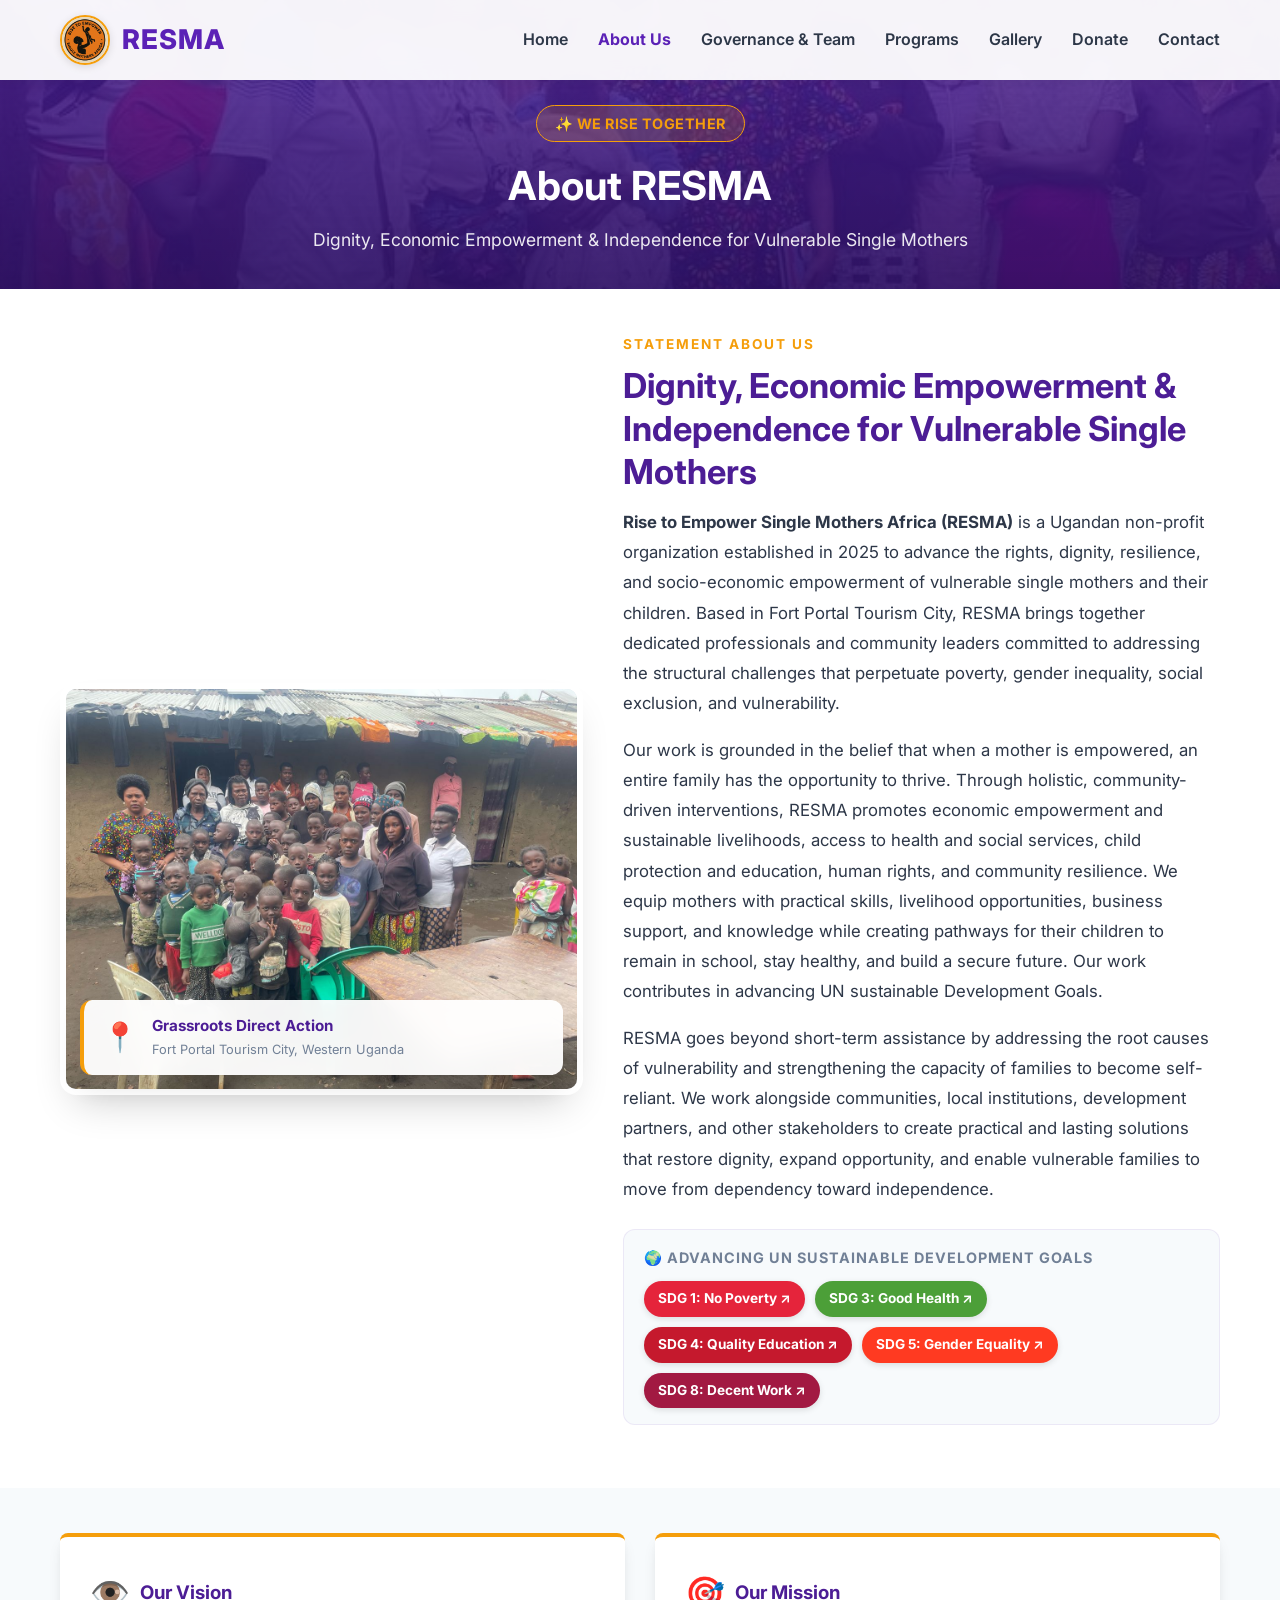
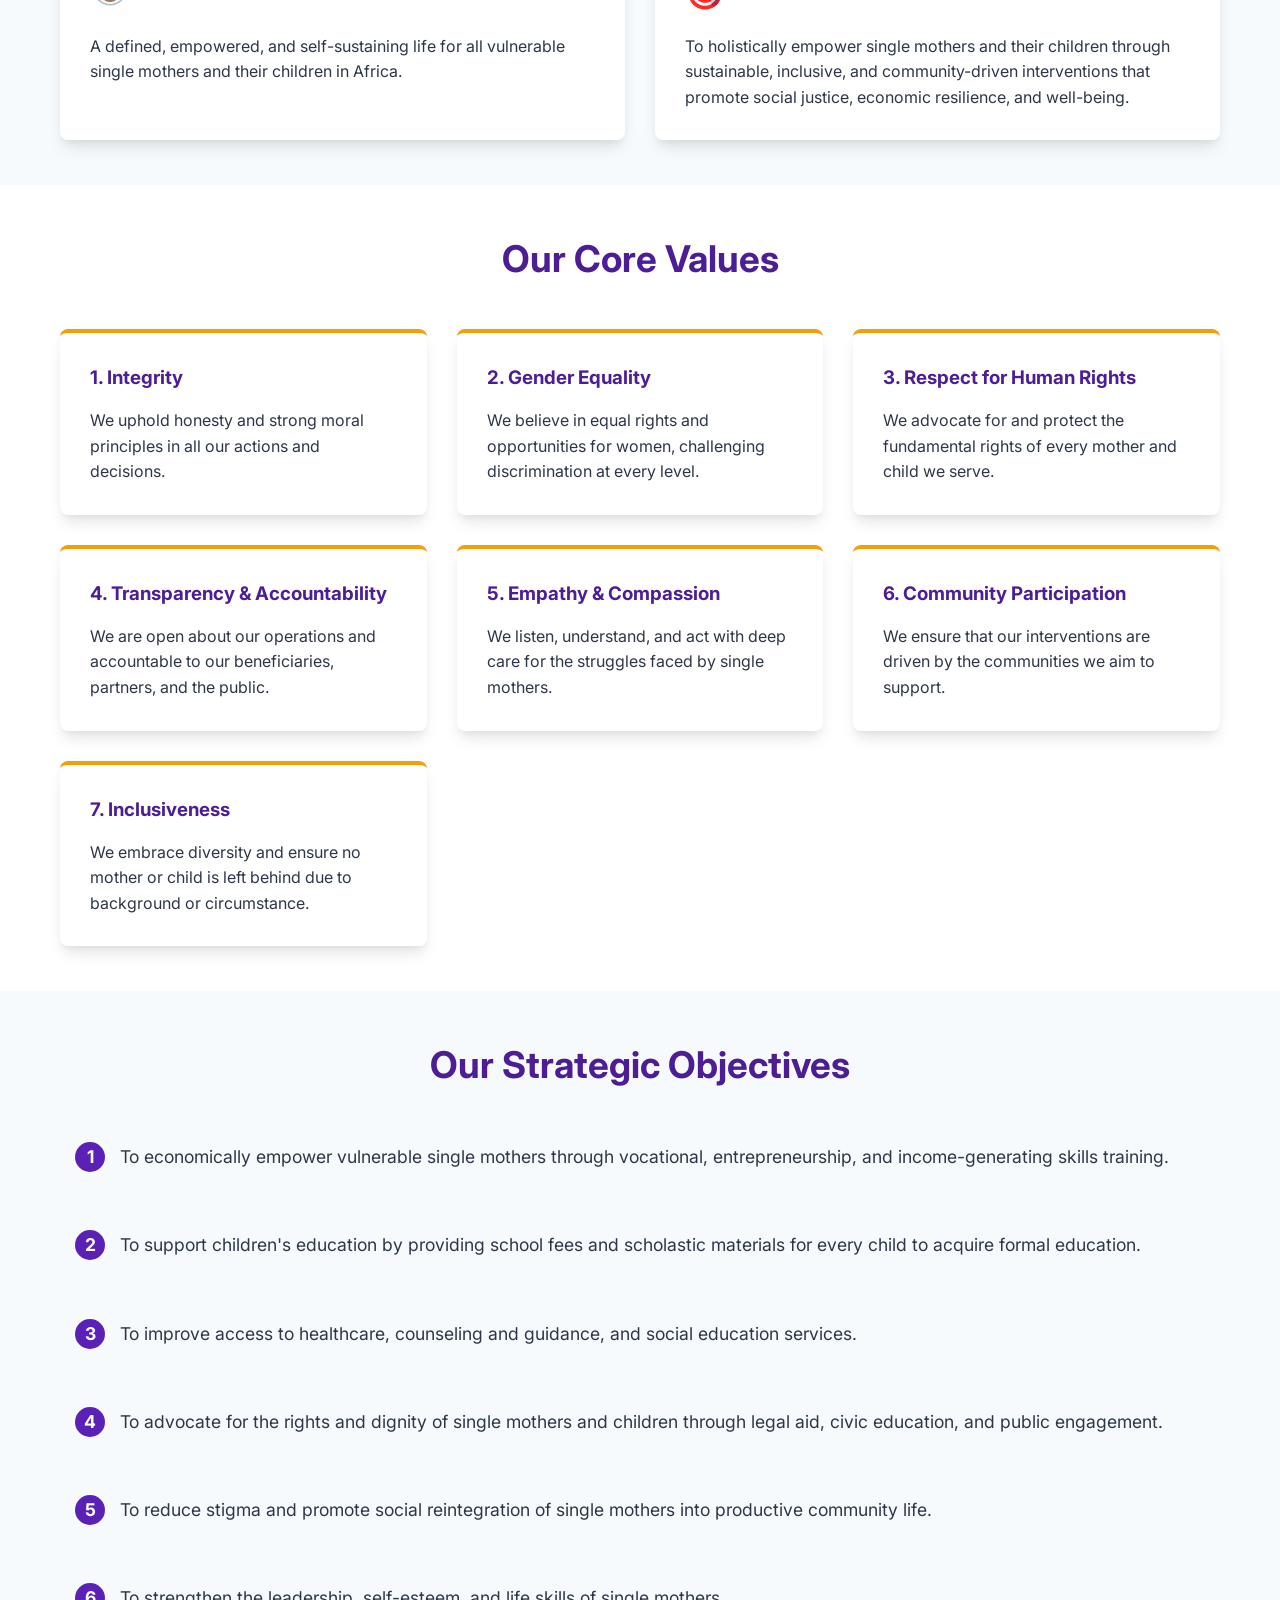
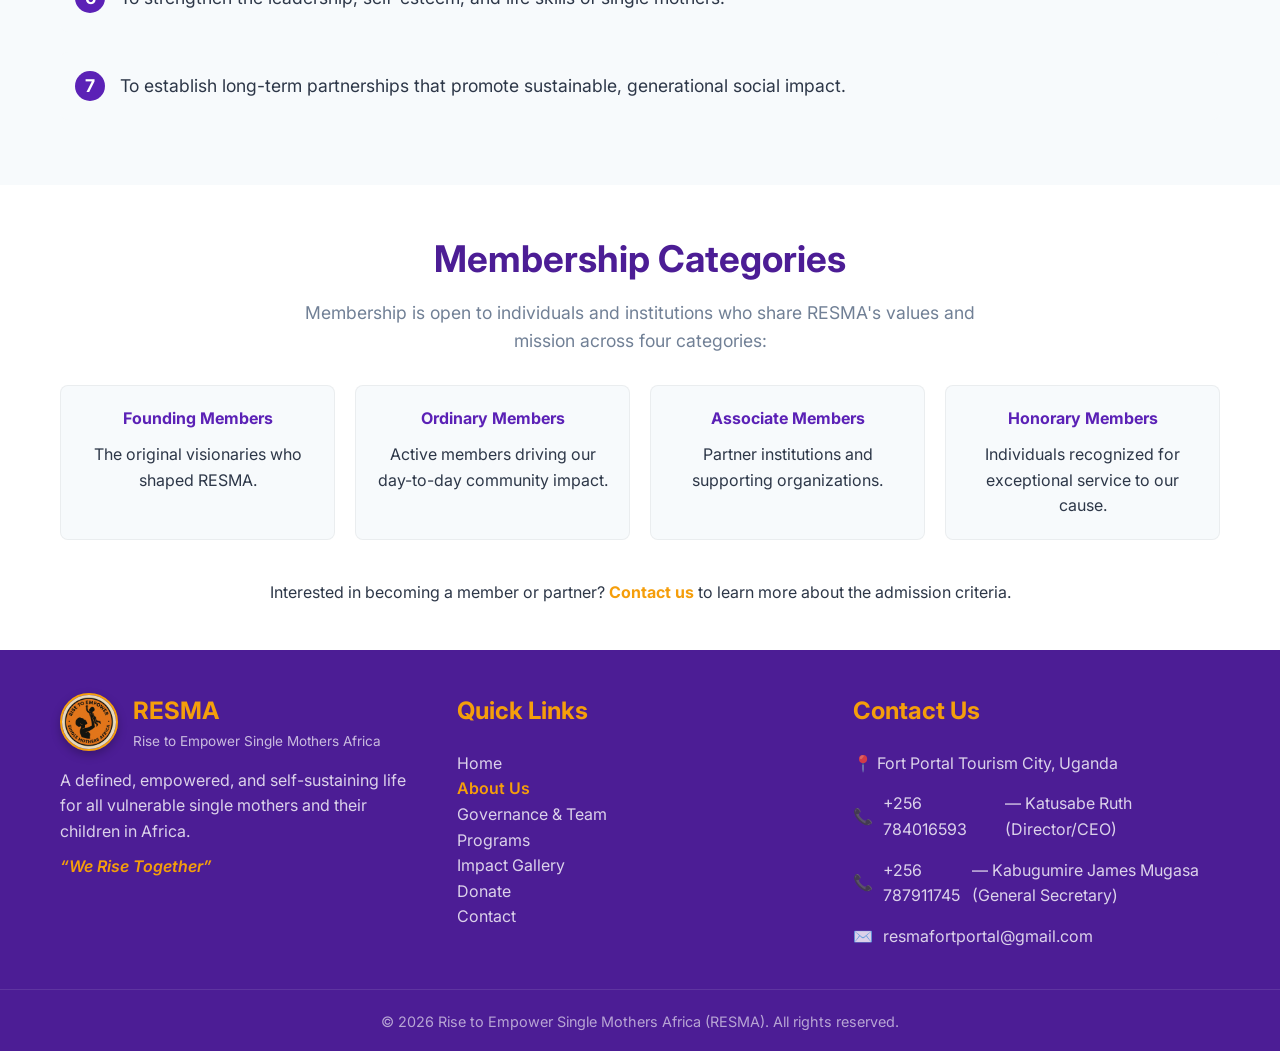
<file: about.html>
<!DOCTYPE html>
<html lang="en">

<head>
    <meta charset="UTF-8">
    <meta name="viewport" content="width=device-width, initial-scale=1.0">
    <meta name="description"
        content="Learn about Rise to Empower Single Mothers Africa (RESMA), our vision, mission, community values, and SDG commitments in Fort Portal, Uganda.">
    <title>About Us | RESMA</title>
    <link rel="icon" type="image/jpeg" href="assets/images/resma_logo.jpeg">
    <link href="https://fonts.googleapis.com/css2?family=Inter:wght@300;400;500;600;700;800&display=swap"
        rel="stylesheet">
    <link rel="stylesheet" href="assets/css/style.css">
</head>

<body>
    <!-- Header/Navigation -->
    <header class="header">
        <div class="container nav-wrapper">
            <a href="index.html" class="logo-wrapper">
                <img src="assets/images/resma_logo.jpeg" alt="RESMA Logo" class="logo-img">
                <span class="logo">RESMA</span>
            </a>
            <nav class="nav">
                <ul class="nav-links">
                    <li><a href="index.html">Home</a></li>
                    <li><a href="about.html" style="color: var(--primary); font-weight: 700;">About Us</a></li>
                    <li><a href="governance.html">Governance & Team</a></li>
                    <li><a href="activities.html">Programs</a></li>
                    <li><a href="gallery.html">Gallery</a></li>
                    <li><a href="donate.html">Donate</a></li>
                    <li><a href="contact.html">Contact</a></li>
                </ul>
            </nav>
            <div class="hamburger" aria-label="Toggle navigation">
                <span class="bar"></span>
                <span class="bar"></span>
                <span class="bar"></span>
            </div>
        </div>
    </header>

    <!-- Page Header -->
    <section class="page-header">
        <div class="container fade-in">
            <span class="motto-pill">✨ We Rise Together</span>
            <h1>About RESMA</h1>
            <p>Dignity, Economic Empowerment & Independence for Vulnerable Single Mothers</p>
        </div>
    </section>

    <!-- Our Story & Official Statement -->
    <section class="split-mission-section section">
        <div class="container">
            <div class="split-grid">
                <div class="split-image-container fade-in">
                    <div class="split-image-card">
                        <img src="assets/images/focus_africa_img_2.jpeg" alt="RESMA Community in Fort Portal">
                    </div>
                    <div class="floating-impact-badge">
                        <div class="badge-icon">📍</div>
                        <div class="badge-text">
                            <h4>Grassroots Direct Action</h4>
                            <p>Fort Portal Tourism City, Western Uganda</p>
                        </div>
                    </div>
                </div>
                <div class="split-content fade-in">
                    <span class="tagline">Statement About Us</span>
                    <h2>Dignity, Economic Empowerment & Independence for Vulnerable Single Mothers</h2>
                    <p style="font-size: 1.05rem; line-height: 1.8; color: var(--text-main); margin-bottom: 16px;">
                        <strong>Rise to Empower Single Mothers Africa (RESMA)</strong> is a Ugandan non-profit
                        organization established in 2025 to advance the rights, dignity, resilience, and socio-economic
                        empowerment of vulnerable single mothers and their children. Based in Fort Portal Tourism City,
                        RESMA brings together dedicated professionals and community leaders committed to addressing the
                        structural challenges that perpetuate poverty, gender inequality, social exclusion, and
                        vulnerability.
                    </p>
                    <p style="font-size: 1.05rem; line-height: 1.8; color: var(--text-main); margin-bottom: 16px;">
                        Our work is grounded in the belief that when a mother is empowered, an entire family has the
                        opportunity to thrive. Through holistic, community-driven interventions, RESMA promotes economic
                        empowerment and sustainable livelihoods, access to health and social services, child protection
                        and education, human rights, and community resilience. We equip mothers with practical skills,
                        livelihood opportunities, business support, and knowledge while creating pathways for their
                        children to remain in school, stay healthy, and build a secure future. Our work contributes in
                        advancing UN sustainable Development Goals.
                    </p>
                    <p style="font-size: 1.05rem; line-height: 1.8; color: var(--text-main); margin-bottom: 25px;">
                        RESMA goes beyond short-term assistance by addressing the root causes of vulnerability and
                        strengthening the capacity of families to become self-reliant. We work alongside communities,
                        local institutions, development partners, and other stakeholders to create practical and lasting
                        solutions that restore dignity, expand opportunity, and enable vulnerable families to move from
                        dependency toward independence.
                    </p>

                    <!-- UN SDG Badges Linked -->
                    <div class="sdg-alignment-box">
                        <h4 style="margin-bottom: 12px;">🌍 Advancing UN Sustainable Development Goals</h4>
                        <div class="sdg-badge-group">
                            <a href="https://sdgs.un.org/goals/goal1" target="_blank" rel="noopener noreferrer"
                                class="sdg-badge sdg-1">SDG 1: No Poverty ↗</a>
                            <a href="https://sdgs.un.org/goals/goal3" target="_blank" rel="noopener noreferrer"
                                class="sdg-badge sdg-3">SDG 3: Good Health ↗</a>
                            <a href="https://sdgs.un.org/goals/goal4" target="_blank" rel="noopener noreferrer"
                                class="sdg-badge sdg-4">SDG 4: Quality Education ↗</a>
                            <a href="https://sdgs.un.org/goals/goal5" target="_blank" rel="noopener noreferrer"
                                class="sdg-badge sdg-5">SDG 5: Gender Equality ↗</a>
                            <a href="https://sdgs.un.org/goals/goal8" target="_blank" rel="noopener noreferrer"
                                class="sdg-badge sdg-8">SDG 8: Decent Work ↗</a>
                        </div>
                    </div>
                </div>
            </div>
        </div>
    </section>

    <!-- Vision & Mission -->
    <section class="section bg-light">
        <div class="container">
            <div class="values-grid" style="margin-top: 0;">
                <div class="value-card fade-in">
                    <h3><span style="font-size: 2rem;">👁️</span> Our Vision</h3>
                    <p>A defined, empowered, and self-sustaining life for all vulnerable single mothers and their
                        children in Africa.</p>
                </div>
                <div class="value-card fade-in">
                    <h3><span style="font-size: 2rem;">🎯</span> Our Mission</h3>
                    <p>To holistically empower single mothers and their children through sustainable, inclusive, and
                        community-driven interventions that promote social justice, economic resilience, and well-being.
                    </p>
                </div>
            </div>
        </div>
    </section>

    <!-- Core Values -->
    <section class="section">
        <div class="container">
            <div class="section-header fade-in">
                <h2>Our Core Values</h2>
            </div>
            <div class="values-grid">
                <div class="value-card fade-in">
                    <h3>1. Integrity</h3>
                    <p>We uphold honesty and strong moral principles in all our actions and decisions.</p>
                </div>
                <div class="value-card fade-in">
                    <h3>2. Gender Equality</h3>
                    <p>We believe in equal rights and opportunities for women, challenging discrimination at every
                        level.</p>
                </div>
                <div class="value-card fade-in">
                    <h3>3. Respect for Human Rights</h3>
                    <p>We advocate for and protect the fundamental rights of every mother and child we serve.</p>
                </div>
                <div class="value-card fade-in">
                    <h3>4. Transparency & Accountability</h3>
                    <p>We are open about our operations and accountable to our beneficiaries, partners, and the public.
                    </p>
                </div>
                <div class="value-card fade-in">
                    <h3>5. Empathy & Compassion</h3>
                    <p>We listen, understand, and act with deep care for the struggles faced by single mothers.</p>
                </div>
                <div class="value-card fade-in">
                    <h3>6. Community Participation</h3>
                    <p>We ensure that our interventions are driven by the communities we aim to support.</p>
                </div>
                <div class="value-card fade-in">
                    <h3>7. Inclusiveness</h3>
                    <p>We embrace diversity and ensure no mother or child is left behind due to background or
                        circumstance.</p>
                </div>
            </div>
        </div>
    </section>

    <!-- Objectives -->
    <section class="section bg-light">
        <div class="container">
            <div class="section-header fade-in">
                <h2>Our Strategic Objectives</h2>
            </div>
            <ul class="objectives-list fade-in">
                <li>To economically empower vulnerable single mothers through vocational, entrepreneurship, and
                    income-generating skills training.</li>
                <li>To support children's education by providing school fees and scholastic materials for every child to
                    acquire formal education.</li>
                <li>To improve access to healthcare, counseling and guidance, and social education services.</li>
                <li>To advocate for the rights and dignity of single mothers and children through legal aid, civic
                    education, and public engagement.</li>
                <li>To reduce stigma and promote social reintegration of single mothers into productive community life.
                </li>
                <li>To strengthen the leadership, self-esteem, and life skills of single mothers.</li>
                <li>To establish long-term partnerships that promote sustainable, generational social impact.</li>
            </ul>
        </div>
    </section>

    <!-- Membership -->
    <section class="section">
        <div class="container">
            <div class="section-header fade-in">
                <h2>Membership Categories</h2>
                <p class="subtitle">Membership is open to individuals and institutions who share RESMA's values and
                    mission across four categories:</p>
            </div>
            <div class="membership-grid fade-in">
                <div class="membership-card">
                    <h4>Founding Members</h4>
                    <p>The original visionaries who shaped RESMA.</p>
                </div>
                <div class="membership-card">
                    <h4>Ordinary Members</h4>
                    <p>Active members driving our day-to-day community impact.</p>
                </div>
                <div class="membership-card">
                    <h4>Associate Members</h4>
                    <p>Partner institutions and supporting organizations.</p>
                </div>
                <div class="membership-card">
                    <h4>Honorary Members</h4>
                    <p>Individuals recognized for exceptional service to our cause.</p>
                </div>
            </div>
            <div class="text-center" style="margin-top: 40px;">
                <p>Interested in becoming a member or partner? <a href="contact.html"
                        style="color: var(--secondary); font-weight: bold;">Contact us</a> to learn more about the
                    admission criteria.</p>
            </div>
        </div>
    </section>

    <!-- Footer -->
    <footer class="footer">
        <div class="container footer-grid">
            <div class="footer-about">
                <div class="footer-logo-wrap">
                    <img src="assets/images/resma_logo.jpeg" alt="RESMA Logo" class="footer-logo-img">
                    <div>
                        <h3 style="margin: 0; color: var(--secondary);">RESMA</h3>
                        <p style="margin: 0; font-size: 0.85rem; color: rgba(255,255,255,0.7);">Rise to Empower Single
                            Mothers Africa</p>
                    </div>
                </div>
                <p style="margin-top: 10px;">A defined, empowered, and self-sustaining life for all vulnerable single
                    mothers and their children in Africa.</p>
                <p style="margin-top: 8px; font-weight: 600; color: var(--secondary);"><em>“We Rise Together”</em></p>
            </div>
            <div class="footer-links">
                <h3>Quick Links</h3>
                <ul>
                    <li><a href="index.html" style="color: rgba(255,255,255,0.8);">Home</a></li>
                    <li><a href="about.html" style="color: var(--secondary); font-weight: 600;">About Us</a></li>
                    <li><a href="governance.html" style="color: rgba(255,255,255,0.8);">Governance & Team</a></li>
                    <li><a href="activities.html" style="color: rgba(255,255,255,0.8);">Programs</a></li>
                    <li><a href="gallery.html" style="color: rgba(255,255,255,0.8);">Impact Gallery</a></li>
                    <li><a href="donate.html" style="color: rgba(255,255,255,0.8);">Donate</a></li>
                    <li><a href="contact.html" style="color: rgba(255,255,255,0.8);">Contact</a></li>
                </ul>
            </div>
            <div class="footer-contact">
                <h3>Contact Us</h3>
                <ul>
                    <li>📍 Fort Portal Tourism City, Uganda</li>
                    <li>📞 <a href="tel:+256784016593" style="color: inherit;">+256 784016593</a> — Katusabe Ruth
                        (Director/CEO)</li>
                    <li>📞 <a href="tel:+256787911745" style="color: inherit;">+256 787911745</a> — Kabugumire James
                        Mugasa (General Secretary)</li>
                    <li>✉️ <a href="mailto:resmafortportal@gmail.com"
                            style="color: inherit;">resmafortportal@gmail.com</a></li>
                </ul>
            </div>
        </div>
        <div class="footer-bottom">
            <p>&copy; <span id="year"></span> Rise to Empower Single Mothers Africa (RESMA). All rights reserved.</p>
        </div>
    </footer>

    <script src="assets/js/main.js"></script>
</body>

</html>
</file>
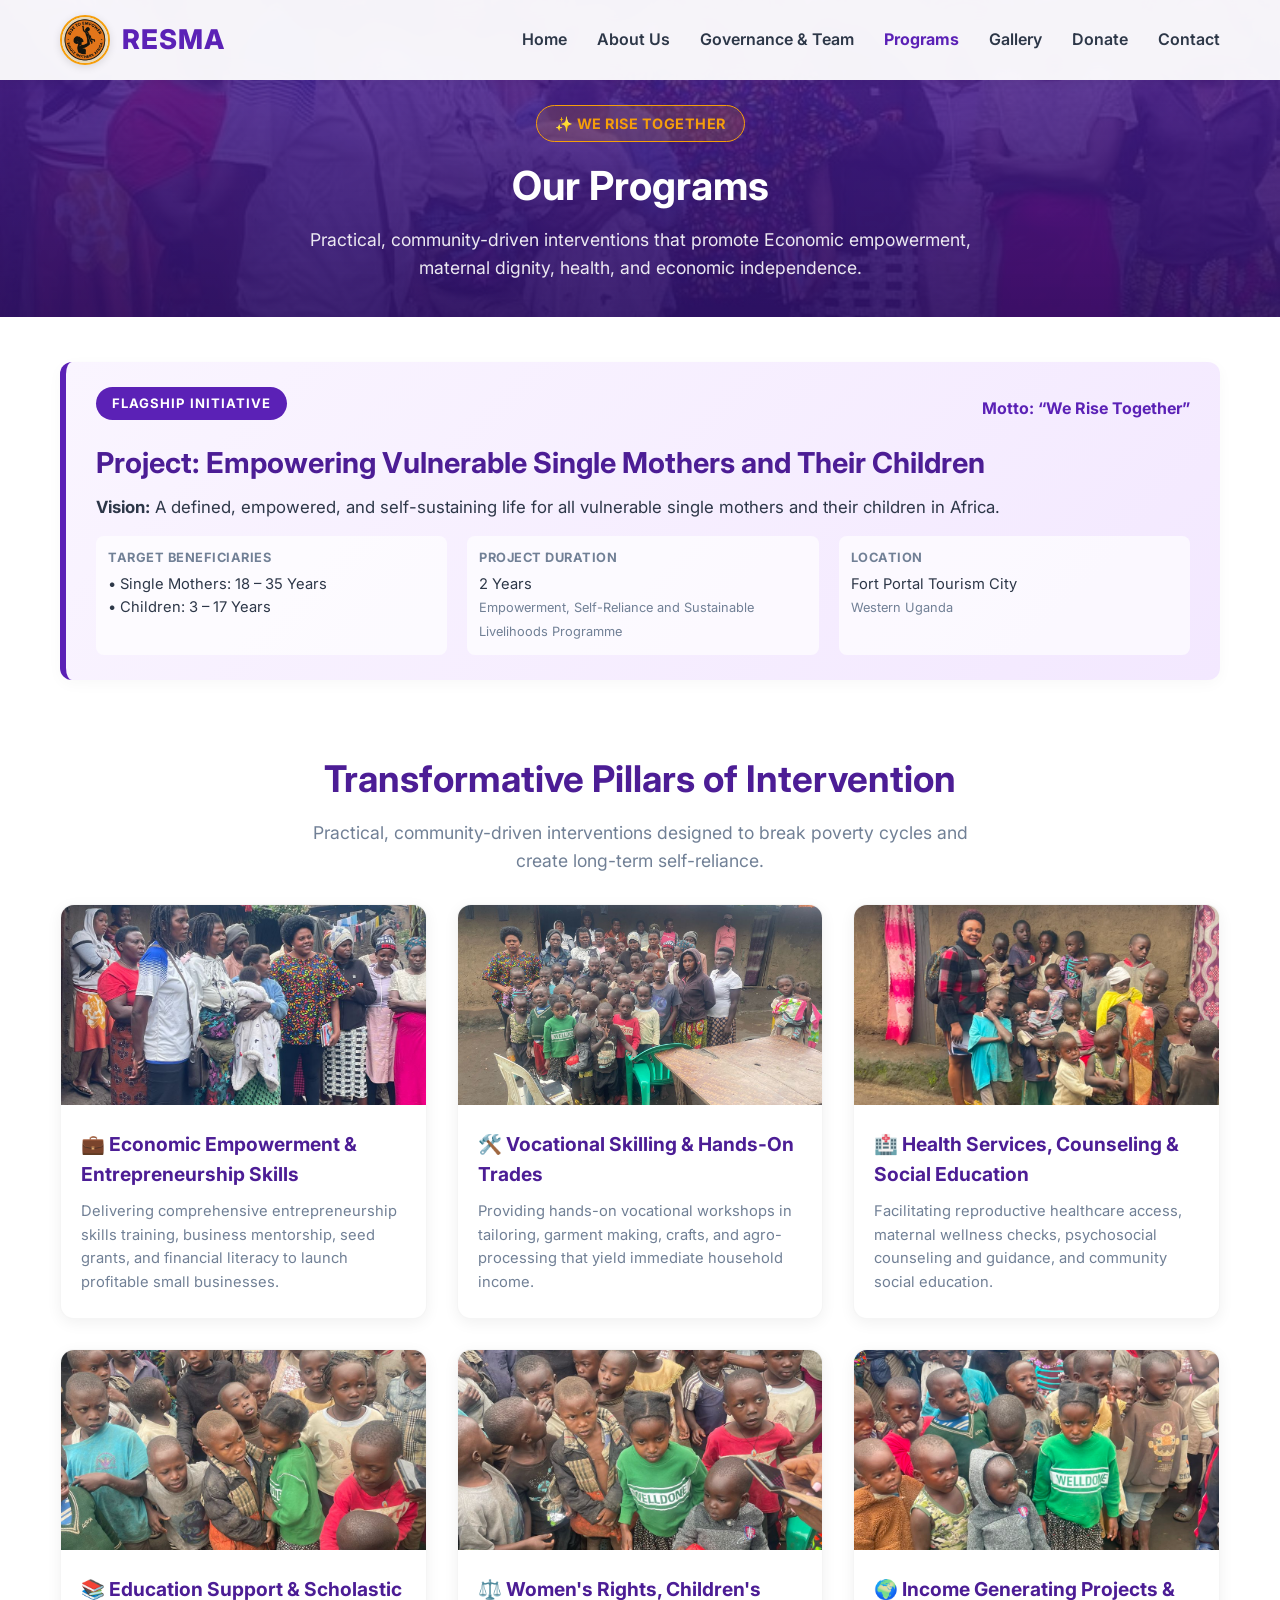
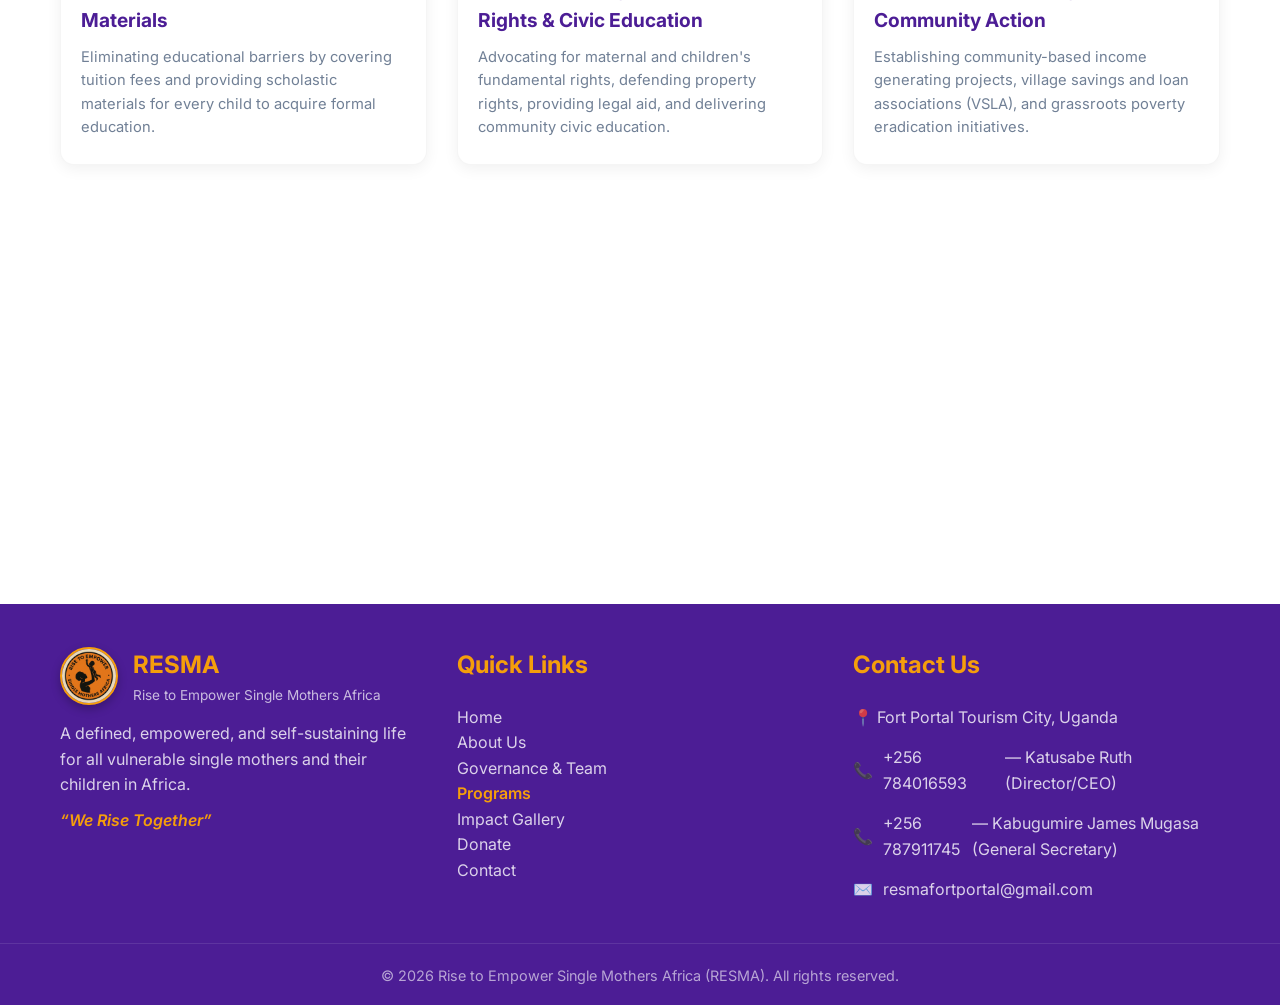
<file: activities.html>
<!DOCTYPE html>
<html lang="en">

<head>
    <meta charset="UTF-8">
    <meta name="viewport" content="width=device-width, initial-scale=1.0">
    <meta name="description"
        content="Discover the practical, community-driven interventions of Rise to Empower Single Mothers Africa (RESMA) promoting economic empowerment, maternal dignity, health, and independence.">
    <title>Our Programs & Activities | RESMA</title>
    <link rel="icon" type="image/jpeg" href="assets/images/resma_logo.jpeg">
    <link href="https://fonts.googleapis.com/css2?family=Inter:wght@300;400;500;600;700;800&display=swap"
        rel="stylesheet">
    <link rel="stylesheet" href="assets/css/style.css">
</head>

<body>
    <!-- Header/Navigation -->
    <header class="header">
        <div class="container nav-wrapper">
            <a href="index.html" class="logo-wrapper">
                <img src="assets/images/resma_logo.jpeg" alt="RESMA Logo" class="logo-img">
                <span class="logo">RESMA</span>
            </a>
            <nav class="nav">
                <ul class="nav-links">
                    <li><a href="index.html">Home</a></li>
                    <li><a href="about.html">About Us</a></li>
                    <li><a href="governance.html">Governance & Team</a></li>
                    <li><a href="activities.html" style="color: var(--primary); font-weight: 700;">Programs</a></li>
                    <li><a href="gallery.html">Gallery</a></li>
                    <li><a href="donate.html">Donate</a></li>
                    <li><a href="contact.html">Contact</a></li>
                </ul>
            </nav>
            <div class="hamburger" aria-label="Toggle navigation">
                <span class="bar"></span>
                <span class="bar"></span>
                <span class="bar"></span>
            </div>
        </div>
    </header>

    <!-- Page Header -->
    <section class="page-header">
        <div class="container fade-in">
            <span class="motto-pill">✨ We Rise Together</span>
            <h1>Our Programs</h1>
            <p>Practical, community-driven interventions that promote Economic empowerment, maternal dignity, health,
                and economic independence.</p>
            <!-- <p>Empowerment, Self-Reliance and Sustainable Livelihoods Programme.</p> -->
        </div>
    </section>

    <!-- Flagship Project Banner -->
    <section class="section" style="padding-bottom: 20px;">
        <div class="container">
            <div class="project-summary-box fade-in"
                style="margin-top: 0; background: linear-gradient(135deg, #FAF5FF 0%, #F3E8FF 100%); border-left: 6px solid var(--primary);">
                <div
                    style="display: flex; justify-content: space-between; align-items: center; flex-wrap: wrap; gap: 10px; margin-bottom: 10px;">
                    <span class="bank-badge" style="background: var(--primary); color: #fff; border: none;">Flagship
                        Initiative</span>
                    <span style="font-weight: 700; color: var(--primary);">Motto: “We Rise Together”</span>
                </div>
                <h2 style="color: var(--primary-dark); font-size: 1.8rem; margin-bottom: 8px;">Project: Empowering
                    Vulnerable Single Mothers and Their Children</h2>
                <p style="color: var(--text-main); font-size: 1.05rem; margin-bottom: 15px;">
                    <strong>Vision:</strong> A defined, empowered, and self-sustaining life for all vulnerable single
                    mothers and their children in Africa.
                </p>
                <div class="project-summary-grid">
                    <div class="project-summary-item"
                        style="background: rgba(255,255,255,0.7); padding: 12px; border-radius: 8px;">
                        <h5>Target Beneficiaries</h5>
                        <p style="font-size: 0.92rem;">• Single Mothers: 18 – 35 Years<br>• Children: 3 – 17 Years</p>
                    </div>
                    <div class="project-summary-item"
                        style="background: rgba(255,255,255,0.7); padding: 12px; border-radius: 8px;">
                        <h5>Project Duration</h5>
                        <p style="font-size: 0.92rem;">2 Years<br><span
                                style="font-size: 0.8rem; font-weight: normal; color: var(--text-muted);">Empowerment,
                                Self-Reliance and Sustainable Livelihoods Programme</span></p>
                    </div>
                    <div class="project-summary-item"
                        style="background: rgba(255,255,255,0.7); padding: 12px; border-radius: 8px;">
                        <h5>Location</h5>
                        <p style="font-size: 0.92rem;">Fort Portal Tourism City<br><span
                                style="font-size: 0.8rem; font-weight: normal; color: var(--text-muted);">Western
                                Uganda</span></p>
                    </div>
                </div>
            </div>
        </div>
    </section>

    <!-- Core Program Pillars -->
    <section class="activities section" style="padding-top: 20px;">
        <div class="container">
            <div class="section-header fade-in">
                <h2>Transformative Pillars of Intervention</h2>
                <p class="subtitle">Practical, community-driven interventions designed to break poverty cycles and
                    create long-term self-reliance.</p>
            </div>

            <div class="activities-grid" style="grid-template-columns: repeat(auto-fit, minmax(320px, 1fr));">

                <!-- Pillar 1: Economic Empowerment & Entrepreneurship Skills -->
                <div class="activity-card-enhanced fade-in">
                    <img src="assets/images/focus_africa_img_4.jpeg" alt="Economic Empowerment"
                        class="activity-img-top">
                    <div class="activity-body">
                        <h3>💼 Economic Empowerment & Entrepreneurship Skills</h3>
                        <p>Delivering comprehensive entrepreneurship skills training, business mentorship, seed grants,
                            and financial literacy to launch profitable small businesses.</p>
                    </div>
                </div>

                <!-- Pillar 2: Vocational Skilling & Trades -->
                <div class="activity-card-enhanced fade-in">
                    <img src="assets/images/focus_africa_img_2.jpeg" alt="Vocational Skilling" class="activity-img-top">
                    <div class="activity-body">
                        <h3>🛠️ Vocational Skilling & Hands-On Trades</h3>
                        <p>Providing hands-on vocational workshops in tailoring, garment making, crafts, and
                            agro-processing that yield immediate household income.</p>
                    </div>
                </div>

                <!-- Pillar 3: Health Services, Counseling & Social Education -->
                <div class="activity-card-enhanced fade-in">
                    <img src="assets/images/focus_africa_img_6.jpeg" alt="Health and Counseling"
                        class="activity-img-top">
                    <div class="activity-body">
                        <h3>🏥 Health Services, Counseling & Social Education</h3>
                        <p>Facilitating reproductive healthcare access, maternal wellness checks, psychosocial
                            counseling and guidance, and community social education.</p>
                    </div>
                </div>

                <!-- Pillar 4: Education Support & Scholastic Materials -->
                <div class="activity-card-enhanced fade-in">
                    <img src="assets/images/focus_afica_img_1.jpeg" alt="Education Support" class="activity-img-top">
                    <div class="activity-body">
                        <h3>📚 Education Support & Scholastic Materials</h3>
                        <p>Eliminating educational barriers by covering tuition fees and providing scholastic materials
                            for every child to acquire formal education.</p>
                    </div>
                </div>

                <!-- Pillar 5: Rights, Children's Rights & Civic Education -->
                <div class="activity-card-enhanced fade-in">
                    <img src="assets/images/focus_africa_img_3.jpeg" alt="Rights & Civic Education"
                        class="activity-img-top">
                    <div class="activity-body">
                        <h3>⚖️ Women's Rights, Children's Rights & Civic Education</h3>
                        <p>Advocating for maternal and children's fundamental rights, defending property rights,
                            providing legal aid, and delivering community civic education.</p>
                    </div>
                </div>

                <!-- Pillar 6: Income Generating Projects & Community Action -->
                <div class="activity-card-enhanced fade-in">
                    <img src="assets/images/focus_africa_img_5.jpeg" alt="Income Generating Projects"
                        class="activity-img-top">
                    <div class="activity-body">
                        <h3>🌍 Income Generating Projects & Community Action</h3>
                        <p>Establishing community-based income generating projects, village savings and loan
                            associations (VSLA), and grassroots poverty eradication initiatives.</p>
                    </div>
                </div>

            </div>

            <!-- Program Support & Donation Callout -->
            <div class="sdg-alignment-box fade-in" style="margin-top: 60px; padding: 35px; text-align: center;">
                <span class="motto-pill">✨ Support Our Programs</span>
                <h3 style="color: var(--primary-dark); margin-bottom: 12px; margin-top: 10px;">Fund a Mother's Business
                    or a Child's Education</h3>
                <p style="color: var(--text-main); max-width: 750px; margin: 0 auto 25px; font-size: 1.05rem;">
                    “Refer to the following information if you wish to transfer money directly to RESMA account number.
                    In case of any difficulty or inquiry don’t hesitate to contact us”
                </p>
                <div class="team-cta-group">
                    <a href="donate.html" class="btn btn-primary">View Donation Options & Bank Details</a>
                    <a href="gallery.html" class="btn btn-outline">Explore Field Gallery</a>
                </div>
            </div>

        </div>
    </section>

    <!-- Footer -->
    <footer class="footer">
        <div class="container footer-grid">
            <div class="footer-about">
                <div class="footer-logo-wrap">
                    <img src="assets/images/resma_logo.jpeg" alt="RESMA Logo" class="footer-logo-img">
                    <div>
                        <h3 style="margin: 0; color: var(--secondary);">RESMA</h3>
                        <p style="margin: 0; font-size: 0.85rem; color: rgba(255,255,255,0.7);">Rise to Empower Single
                            Mothers Africa</p>
                    </div>
                </div>
                <p style="margin-top: 10px;">A defined, empowered, and self-sustaining life for all vulnerable single
                    mothers and their children in Africa.</p>
                <p style="margin-top: 8px; font-weight: 600; color: var(--secondary);"><em>“We Rise Together”</em></p>
            </div>
            <div class="footer-links">
                <h3>Quick Links</h3>
                <ul>
                    <li><a href="index.html" style="color: rgba(255,255,255,0.8);">Home</a></li>
                    <li><a href="about.html" style="color: rgba(255,255,255,0.8);">About Us</a></li>
                    <li><a href="governance.html" style="color: rgba(255,255,255,0.8);">Governance & Team</a></li>
                    <li><a href="activities.html" style="color: var(--secondary); font-weight: 600;">Programs</a></li>
                    <li><a href="gallery.html" style="color: rgba(255,255,255,0.8);">Impact Gallery</a></li>
                    <li><a href="donate.html" style="color: rgba(255,255,255,0.8);">Donate</a></li>
                    <li><a href="contact.html" style="color: rgba(255,255,255,0.8);">Contact</a></li>
                </ul>
            </div>
            <div class="footer-contact">
                <h3>Contact Us</h3>
                <ul>
                    <li>📍 Fort Portal Tourism City, Uganda</li>
                    <li>📞 <a href="tel:+256784016593" style="color: inherit;">+256 784016593</a> — Katusabe Ruth
                        (Director/CEO)</li>
                    <li>📞 <a href="tel:+256787911745" style="color: inherit;">+256 787911745</a> — Kabugumire James
                        Mugasa (General Secretary)</li>
                    <li>✉️ <a href="mailto:resmafortportal@gmail.com"
                            style="color: inherit;">resmafortportal@gmail.com</a></li>
                </ul>
            </div>
        </div>
        <div class="footer-bottom">
            <p>&copy; <span id="year"></span> Rise to Empower Single Mothers Africa (RESMA). All rights reserved.</p>
        </div>
    </footer>

    <script src="assets/js/main.js"></script>
</body>

</html>
</file>
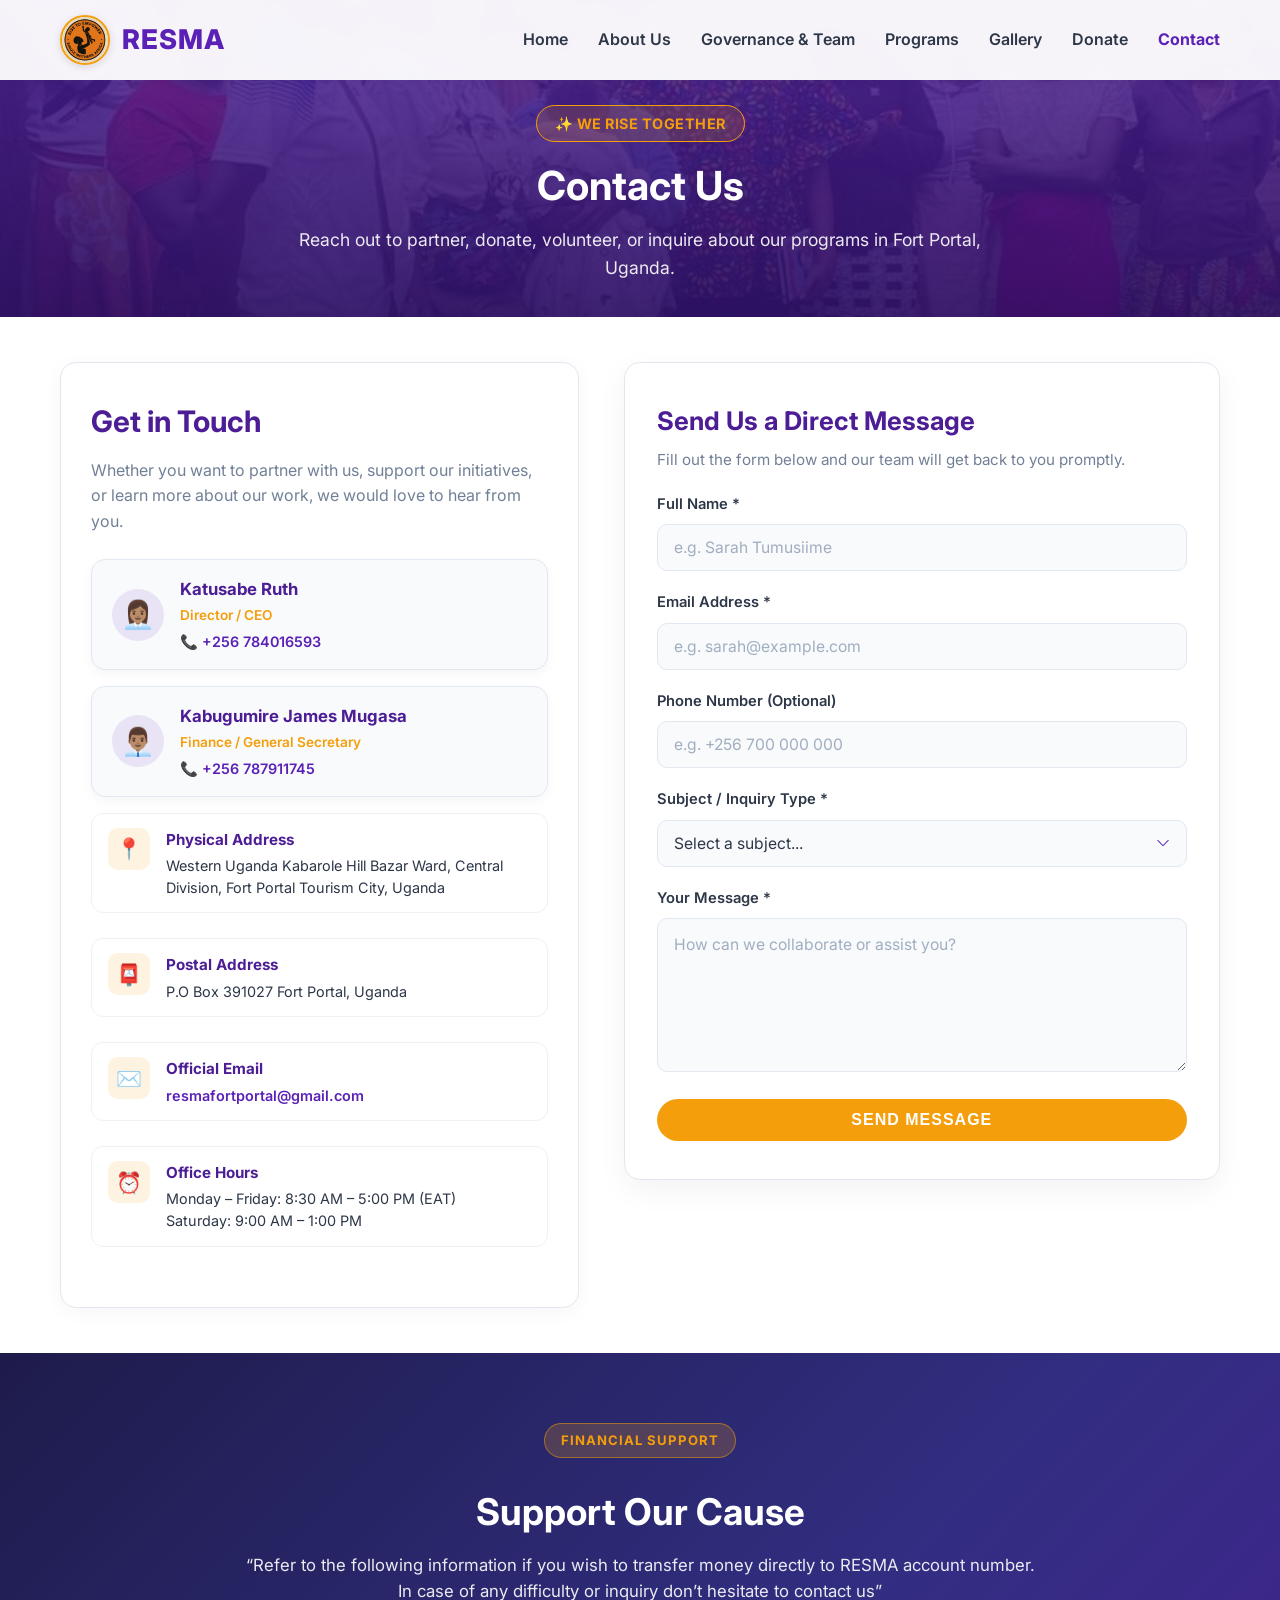
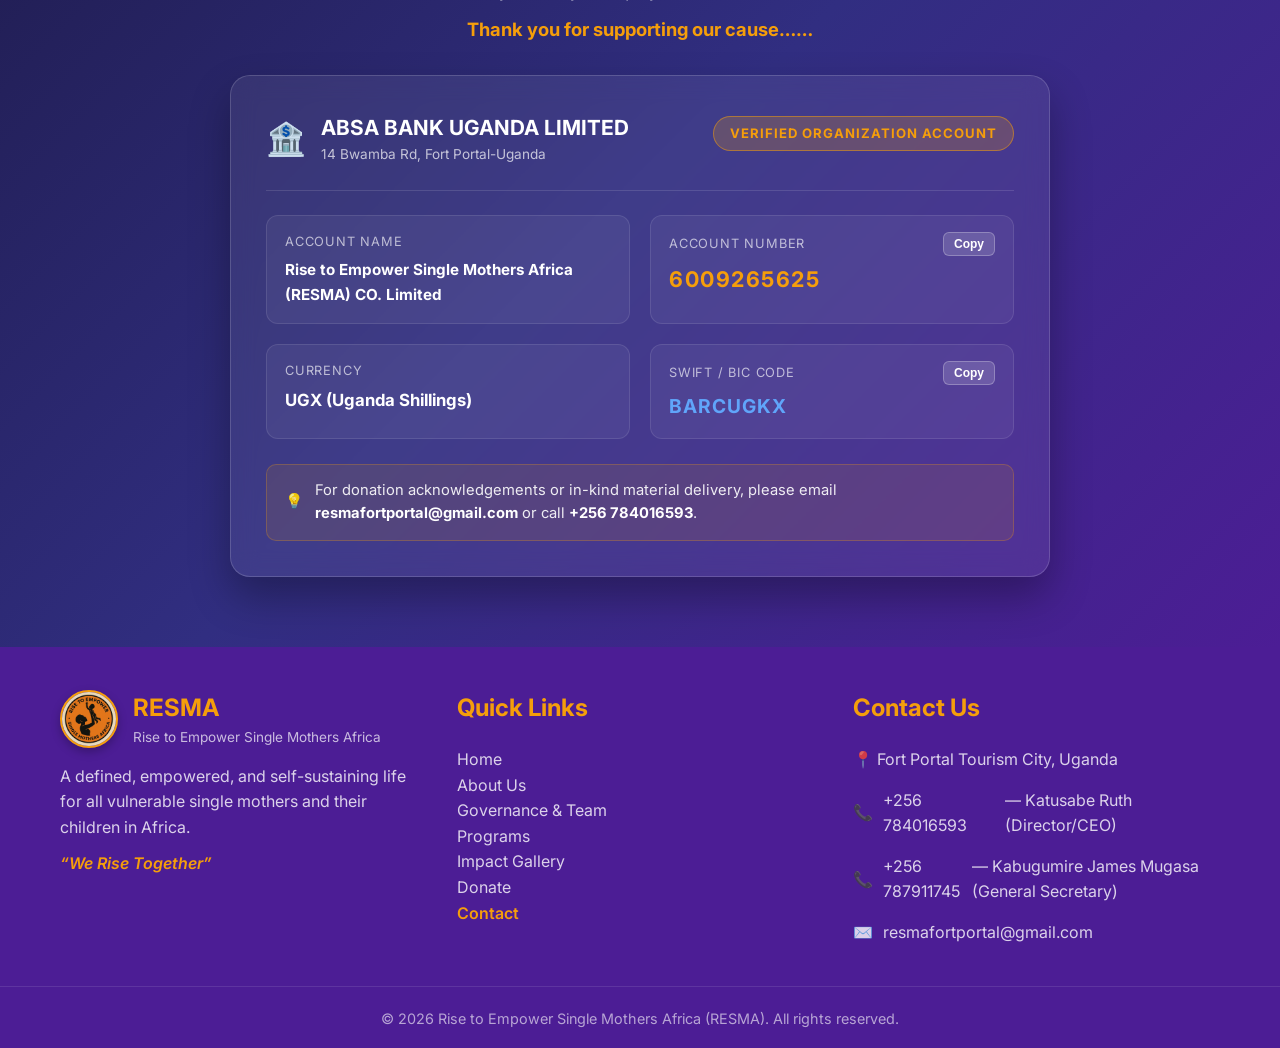
<file: contact.html>
<!DOCTYPE html>
<html lang="en">
<head>
    <meta charset="UTF-8">
    <meta name="viewport" content="width=device-width, initial-scale=1.0">
    <meta name="description" content="Get in touch with Rise to Empower Single Mothers Africa (RESMA) in Fort Portal, Uganda for partnerships, donations, memberships, or inquiries.">
    <title>Contact Us | RESMA</title>
    <link rel="icon" type="image/jpeg" href="assets/images/resma_logo.jpeg">
    <link href="https://fonts.googleapis.com/css2?family=Inter:wght@300;400;500;600;700;800&display=swap" rel="stylesheet">
    <link rel="stylesheet" href="assets/css/style.css">
</head>
<body>
    <!-- Header/Navigation -->
    <header class="header">
        <div class="container nav-wrapper">
            <a href="index.html" class="logo-wrapper">
                <img src="assets/images/resma_logo.jpeg" alt="RESMA Logo" class="logo-img">
                <span class="logo">RESMA</span>
            </a>
            <nav class="nav">
                <ul class="nav-links">
                    <li><a href="index.html">Home</a></li>
                    <li><a href="about.html">About Us</a></li>
                    <li><a href="governance.html">Governance & Team</a></li>
                    <li><a href="activities.html">Programs</a></li>
                    <li><a href="gallery.html">Gallery</a></li>
                    <li><a href="donate.html">Donate</a></li>
                    <li><a href="contact.html" style="color: var(--primary); font-weight: 700;">Contact</a></li>
                </ul>
            </nav>
            <div class="hamburger" aria-label="Toggle navigation">
                <span class="bar"></span>
                <span class="bar"></span>
                <span class="bar"></span>
            </div>
        </div>
    </header>

    <!-- Page Header -->
    <section class="page-header">
        <div class="container fade-in">
            <span class="motto-pill">✨ We Rise Together</span>
            <h1>Contact Us</h1>
            <p>Reach out to partner, donate, volunteer, or inquire about our programs in Fort Portal, Uganda.</p>
        </div>
    </section>

    <!-- Contact Details & Form Section -->
    <section class="contact section">
        <div class="container">
            <div class="contact-grid">
                
                <!-- Contact Information Column -->
                <div class="contact-info fade-in">
                    <h2>Get in Touch</h2>
                    <p style="color: var(--text-muted); margin-bottom: 25px;">
                        Whether you want to partner with us, support our initiatives, or learn more about our work, we would love to hear from you.
                    </p>

                    <!-- Leadership Contact Cards -->
                    <div class="contact-person-card">
                        <div class="contact-person-avatar">👩🏽‍💼</div>
                        <div class="contact-person-details">
                            <h4>Katusabe Ruth</h4>
                            <p class="role">Director / CEO</p>
                            <p class="phone">📞 <a href="tel:+256784016593">+256 784016593</a></p>
                        </div>
                    </div>

                    <div class="contact-person-card">
                        <div class="contact-person-avatar">👨🏽‍💼</div>
                        <div class="contact-person-details">
                            <h4>Kabugumire James Mugasa</h4>
                            <p class="role">Finance / General Secretary</p>
                            <p class="phone">📞 <a href="tel:+256787911745">+256 787911745</a></p>
                        </div>
                    </div>

                    <!-- General Office Details -->
                    <div class="contact-item">
                        <div class="icon">📍</div>
                        <div>
                            <h4>Physical Address</h4>
                            <p>Western Uganda Kabarole Hill Bazar Ward, Central Division, Fort Portal Tourism City, Uganda</p>
                        </div>
                    </div>

                    <div class="contact-item">
                        <div class="icon">📮</div>
                        <div>
                            <h4>Postal Address</h4>
                            <p>P.O Box 391027 Fort Portal, Uganda</p>
                        </div>
                    </div>

                    <div class="contact-item">
                        <div class="icon">✉️</div>
                        <div>
                            <h4>Official Email</h4>
                            <p><a href="mailto:resmafortportal@gmail.com" style="color: var(--primary); font-weight: 600;">resmafortportal@gmail.com</a></p>
                        </div>
                    </div>

                    <div class="contact-item">
                        <div class="icon">⏰</div>
                        <div>
                            <h4>Office Hours</h4>
                            <p>Monday – Friday: 8:30 AM – 5:00 PM (EAT)<br>Saturday: 9:00 AM – 1:00 PM</p>
                        </div>
                    </div>
                </div>

                <!-- Contact Message Form Column -->
                <div class="contact-form-card fade-in">
                    <h3>Send Us a Direct Message</h3>
                    <p style="color: var(--text-muted); font-size: 0.95rem; margin-bottom: 20px;">
                        Fill out the form below and our team will get back to you promptly.
                    </p>

                    <form id="contactForm" action="https://formsubmit.co/resmafortportal@gmail.com" method="POST">
                        <!-- FormSubmit Configuration -->
                        <input type="hidden" name="_subject" id="emailSubject" value="New Contact Form Inquiry | RESMA Website">
                        <input type="hidden" name="_captcha" value="false">
                        <input type="hidden" name="_template" value="table">
                        <input type="text" name="_honey" style="display:none">

                        <div class="form-group">
                            <label for="name">Full Name *</label>
                            <input type="text" id="name" name="name" placeholder="e.g. Sarah Tumusiime" required>
                        </div>

                        <div class="form-group">
                            <label for="email">Email Address *</label>
                            <input type="email" id="email" name="email" placeholder="e.g. sarah@example.com" required>
                        </div>

                        <div class="form-group">
                            <label for="phone">Phone Number (Optional)</label>
                            <input type="tel" id="phone" name="phone" placeholder="e.g. +256 700 000 000">
                        </div>

                        <div class="form-group">
                            <label for="subject">Subject / Inquiry Type *</label>
                            <select id="subject" name="subject" required>
                                <option value="">Select a subject...</option>
                                <option value="Financial Donation & Wire Transfers">Financial Donation & Wire Transfers</option>
                                <option value="Material & Equipment Donation">Material & Equipment Donation</option>
                                <option value="Institutional Partnership">Institutional Partnership</option>
                                <option value="Membership Application">Membership Application</option>
                                <option value="General Inquiries">General Inquiries</option>
                            </select>
                        </div>

                        <div class="form-group">
                            <label for="message">Your Message *</label>
                            <textarea id="message" name="message" rows="5" placeholder="How can we collaborate or assist you?" required></textarea>
                        </div>

                        <button type="submit" class="btn btn-primary" style="width: 100%; font-size: 1rem;">Send Message</button>
                        <div id="formStatus" class="form-status-msg"></div>
                    </form>
                </div>

            </div>
        </div>
    </section>

    <!-- Donation Support & Bank Details Section -->
    <section id="donate" class="bank-details-section">
        <div class="container">
            <div class="section-header fade-in" style="margin-bottom: 30px;">
                <span class="bank-badge">Financial Support</span>
                <h2 style="color: var(--white); margin-top: 15px;">Support Our Cause</h2>
                <p class="subtitle" style="color: rgba(255, 255, 255, 0.9); font-size: 1.05rem; max-width: 800px; margin: 10px auto;">
                    “Refer to the following information if you wish to transfer money directly to RESMA account number. In case of any difficulty or inquiry don’t hesitate to contact us”
                </p>
                <p style="color: var(--secondary); font-weight: 700; font-size: 1.15rem; margin-top: 8px;">
                    Thank you for supporting our cause……
                </p>
            </div>

            <div class="bank-card fade-in">
                <div class="bank-card-header">
                    <div class="bank-brand-title">
                        <span style="font-size: 2rem;">🏦</span>
                        <div>
                            <h3 style="margin: 0; font-size: 1.3rem; color: #FFFFFF;">ABSA BANK UGANDA LIMITED</h3>
                            <p style="margin: 0; font-size: 0.85rem; color: rgba(255, 255, 255, 0.7);">14 Bwamba Rd, Fort Portal-Uganda</p>
                        </div>
                    </div>
                    <span class="bank-badge">Verified Organization Account</span>
                </div>

                <div class="bank-grid">
                    <div class="bank-item">
                        <div class="bank-item-label">
                            <span>Account Name</span>
                        </div>
                        <div class="bank-item-value" style="font-size: 0.95rem;">Rise to Empower Single Mothers Africa (RESMA) CO. Limited</div>
                    </div>

                    <div class="bank-item">
                        <div class="bank-item-label">
                            <span>Account Number</span>
                            <button type="button" class="bank-copy-btn" data-copy="6009265625">Copy</button>
                        </div>
                        <div class="bank-item-value" style="font-size: 1.35rem; color: var(--secondary); letter-spacing: 1.5px;">6009265625</div>
                    </div>

                    <div class="bank-item">
                        <div class="bank-item-label">
                            <span>Currency</span>
                        </div>
                        <div class="bank-item-value">UGX (Uganda Shillings)</div>
                    </div>

                    <div class="bank-item">
                        <div class="bank-item-label">
                            <span>SWIFT / BIC Code</span>
                            <button type="button" class="bank-copy-btn" data-copy="BARCUGKX">Copy</button>
                        </div>
                        <div class="bank-item-value" style="font-size: 1.2rem; color: #60A5FA; letter-spacing: 1px;">BARCUGKX</div>
                    </div>
                </div>

                <div class="bank-notice">
                    <span>💡</span>
                    <span>For donation acknowledgements or in-kind material delivery, please email <strong style="color: #FFFFFF;">resmafortportal@gmail.com</strong> or call <strong style="color: #FFFFFF;">+256 784016593</strong>.</span>
                </div>
            </div>
        </div>
    </section>

    <!-- Footer -->
    <footer class="footer">
        <div class="container footer-grid">
            <div class="footer-about">
                <div class="footer-logo-wrap">
                    <img src="assets/images/resma_logo.jpeg" alt="RESMA Logo" class="footer-logo-img">
                    <div>
                        <h3 style="margin: 0; color: var(--secondary);">RESMA</h3>
                        <p style="margin: 0; font-size: 0.85rem; color: rgba(255,255,255,0.7);">Rise to Empower Single Mothers Africa</p>
                    </div>
                </div>
                <p style="margin-top: 10px;">A defined, empowered, and self-sustaining life for all vulnerable single mothers and their children in Africa.</p>
                <p style="margin-top: 8px; font-weight: 600; color: var(--secondary);"><em>“We Rise Together”</em></p>
            </div>
            <div class="footer-links">
                <h3>Quick Links</h3>
                <ul>
                    <li><a href="index.html" style="color: rgba(255,255,255,0.8);">Home</a></li>
                    <li><a href="about.html" style="color: rgba(255,255,255,0.8);">About Us</a></li>
                    <li><a href="governance.html" style="color: rgba(255,255,255,0.8);">Governance & Team</a></li>
                    <li><a href="activities.html" style="color: rgba(255,255,255,0.8);">Programs</a></li>
                    <li><a href="gallery.html" style="color: rgba(255,255,255,0.8);">Impact Gallery</a></li>
                    <li><a href="donate.html" style="color: rgba(255,255,255,0.8);">Donate</a></li>
                    <li><a href="contact.html" style="color: var(--secondary); font-weight: 600;">Contact</a></li>
                </ul>
            </div>
            <div class="footer-contact">
                <h3>Contact Us</h3>
                <ul>
                    <li>📍 Fort Portal Tourism City, Uganda</li>
                    <li>📞 <a href="tel:+256784016593" style="color: inherit;">+256 784016593</a> — Katusabe Ruth (Director/CEO)</li>
                    <li>📞 <a href="tel:+256787911745" style="color: inherit;">+256 787911745</a> — Kabugumire James Mugasa (General Secretary)</li>
                    <li>✉️ <a href="mailto:resmafortportal@gmail.com" style="color: inherit;">resmafortportal@gmail.com</a></li>
                </ul>
            </div>
        </div>
        <div class="footer-bottom">
            <p>&copy; <span id="year"></span> Rise to Empower Single Mothers Africa (RESMA). All rights reserved.</p>
        </div>
    </footer>

    <script src="assets/js/main.js"></script>
</body>
</html>
</file>
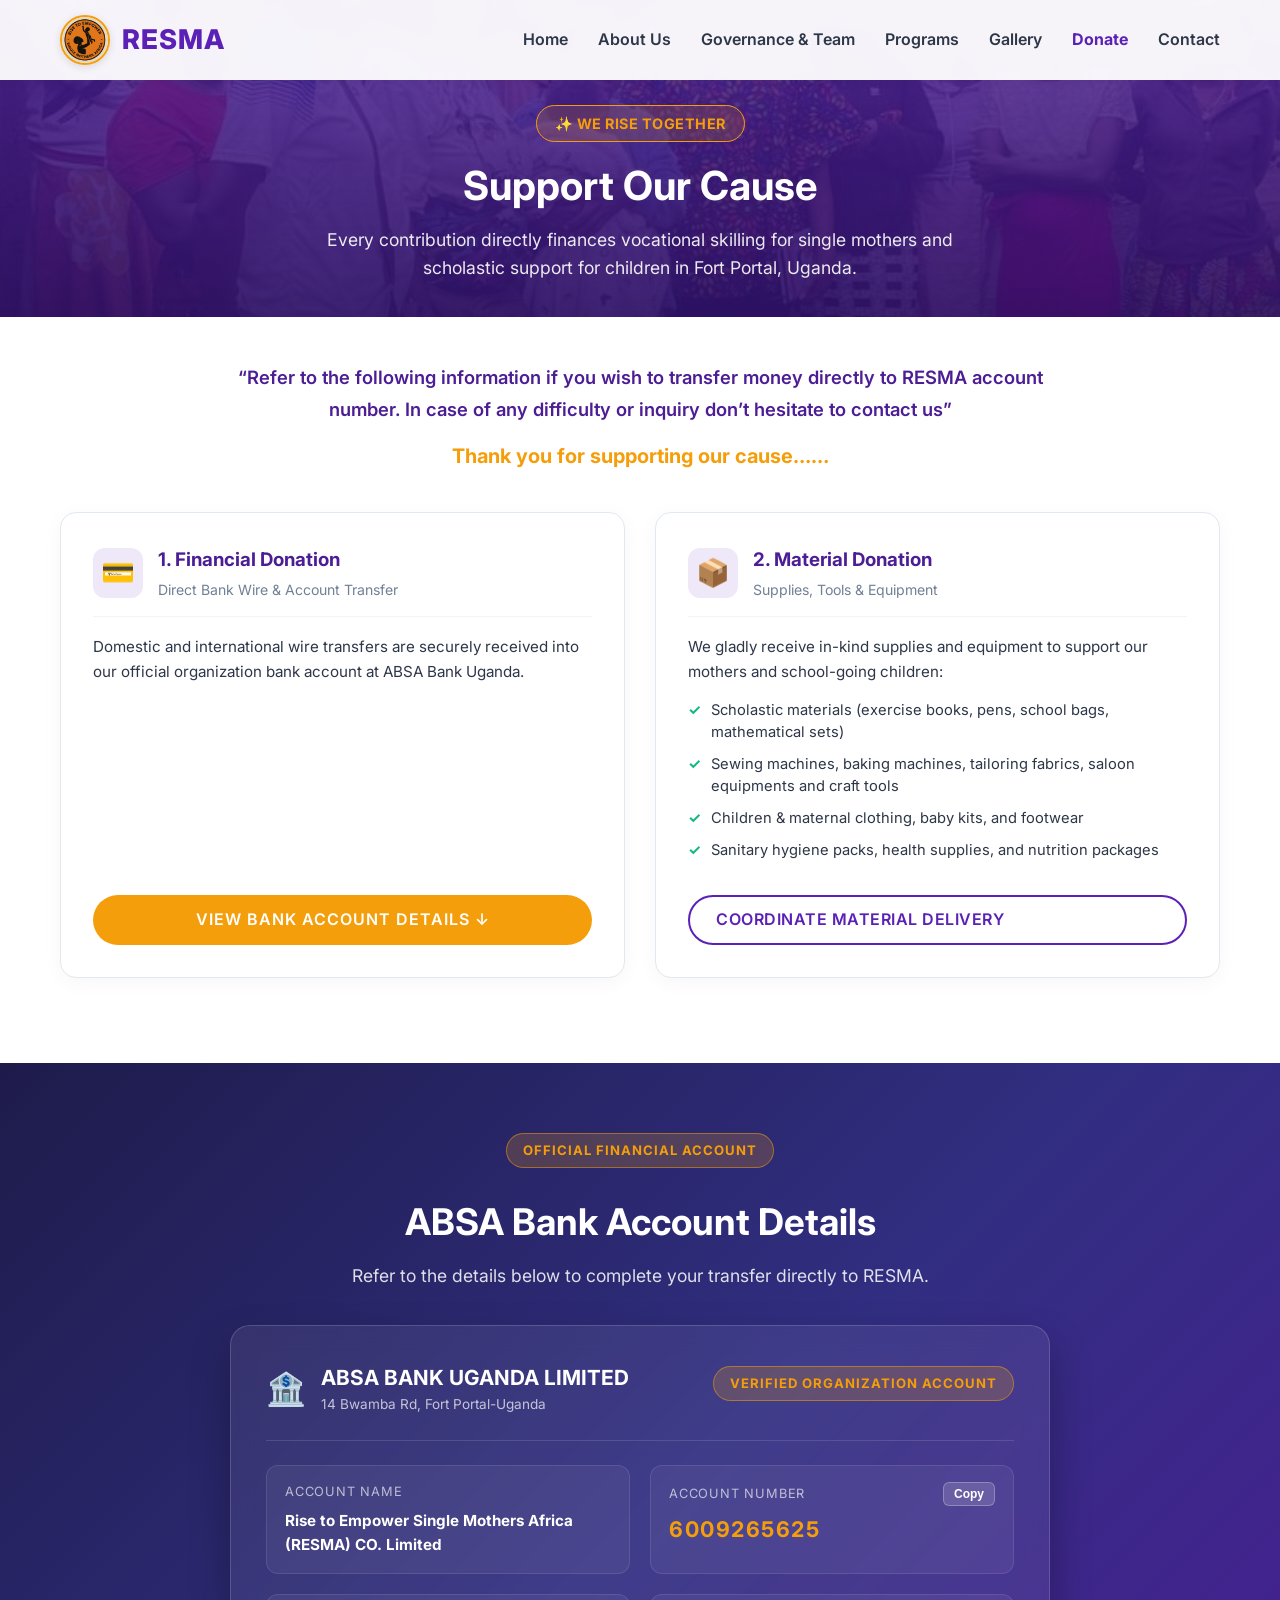
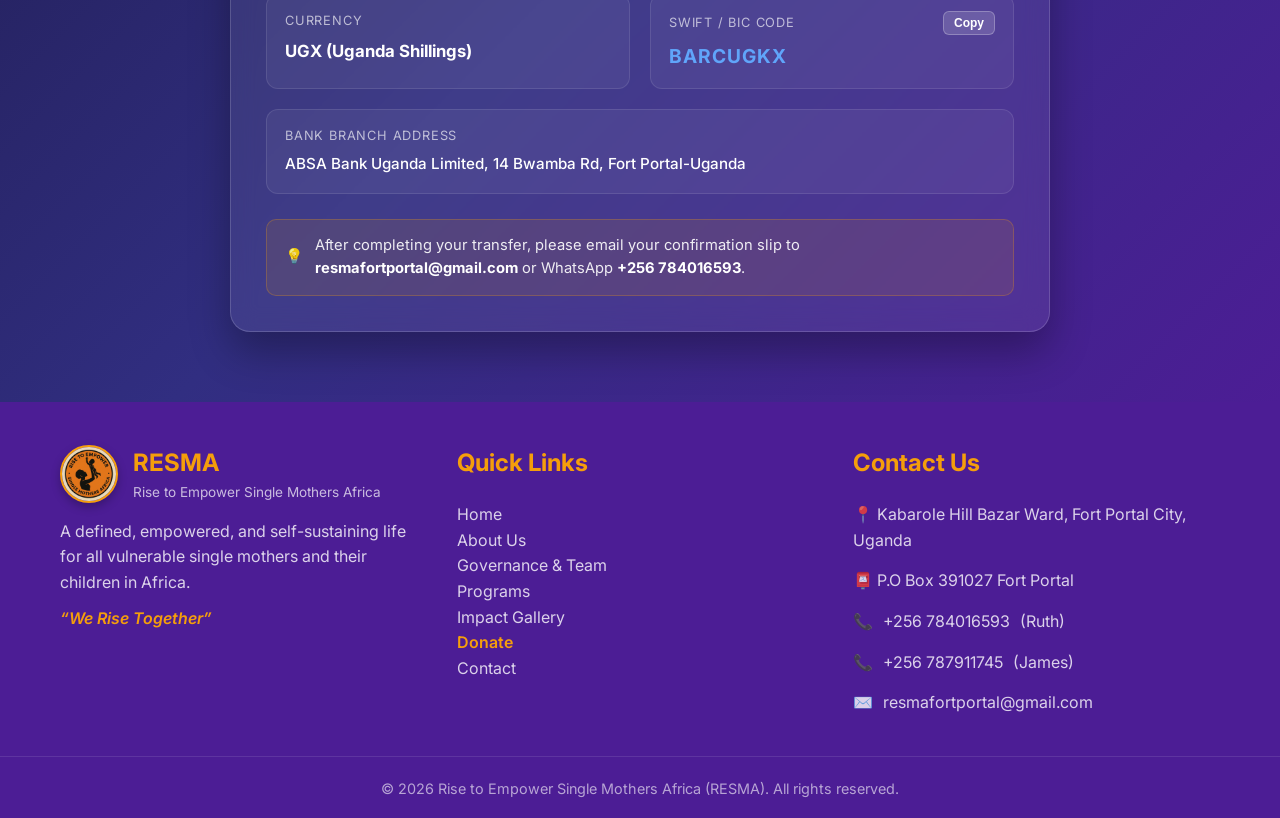
<file: donate.html>
<!DOCTYPE html>
<html lang="en">

<head>
    <meta charset="UTF-8">
    <meta name="viewport" content="width=device-width, initial-scale=1.0">
    <meta name="description"
        content="Support Rise to Empower Single Mothers Africa (RESMA) through financial wire transfers and material donations in Fort Portal, Uganda.">
    <title>Donate & Support | RESMA</title>
    <link rel="icon" type="image/jpeg" href="assets/images/resma_logo.jpeg">
    <link href="https://fonts.googleapis.com/css2?family=Inter:wght@300;400;500;600;700;800&display=swap"
        rel="stylesheet">
    <link rel="stylesheet" href="assets/css/style.css">
</head>

<body>
    <!-- Header/Navigation -->
    <header class="header">
        <div class="container nav-wrapper">
            <a href="index.html" class="logo-wrapper">
                <img src="assets/images/resma_logo.jpeg" alt="RESMA Logo" class="logo-img">
                <span class="logo">RESMA</span>
            </a>
            <nav class="nav">
                <ul class="nav-links">
                    <li><a href="index.html">Home</a></li>
                    <li><a href="about.html">About Us</a></li>
                    <li><a href="governance.html">Governance & Team</a></li>
                    <li><a href="activities.html">Programs</a></li>
                    <li><a href="gallery.html">Gallery</a></li>
                    <li><a href="donate.html" style="color: var(--primary); font-weight: 700;">Donate</a></li>
                    <li><a href="contact.html">Contact</a></li>
                </ul>
            </nav>
            <div class="hamburger" aria-label="Toggle navigation">
                <span class="bar"></span>
                <span class="bar"></span>
                <span class="bar"></span>
            </div>
        </div>
    </header>

    <!-- Page Header -->
    <section class="page-header">
        <div class="container fade-in">
            <span class="motto-pill">✨ We Rise Together</span>
            <h1>Support Our Cause</h1>
            <p>Every contribution directly finances vocational skilling for single mothers and scholastic support for
                children in Fort Portal, Uganda.</p>
        </div>
    </section>

    <!-- Donation Overview & Notice -->
    <section class="section">
        <div class="container">
            <div class="text-center fade-in" style="max-width: 850px; margin: 0 auto 40px;">
                <p
                    style="font-size: 1.15rem; color: var(--primary-dark); font-weight: 600; line-height: 1.7; margin-bottom: 15px;">
                    “Refer to the following information if you wish to transfer money directly to RESMA account number.
                    In case of any difficulty or inquiry don’t hesitate to contact us”
                </p>
                <p style="font-size: 1.25rem; color: var(--secondary); font-weight: 700;">
                    Thank you for supporting our cause……
                </p>
            </div>

            <!-- Two Donation Modes: Financial & Material -->
            <div class="donation-options-grid fade-in">

                <!-- Financial Donation Card -->
                <div class="donation-option-card">
                    <div class="donation-card-header">
                        <div class="donation-card-icon">💳</div>
                        <div>
                            <h3 style="color: var(--primary-dark); margin-bottom: 4px;">1. Financial Donation</h3>
                            <p style="color: var(--text-muted); font-size: 0.88rem; margin: 0;">Direct Bank Wire &
                                Account Transfer</p>
                        </div>
                    </div>
                    <p style="color: var(--text-main); font-size: 0.95rem; margin-bottom: 20px;">
                        Domestic and international wire transfers are securely received into our official organization
                        bank account at ABSA Bank Uganda.
                    </p>
                    <a href="#bank-details" class="btn btn-primary" style="text-align: center; margin-top: auto;">View
                        Bank Account Details &darr;</a>
                </div>

                <!-- Material Donation Card -->
                <div class="donation-option-card">
                    <div class="donation-card-header">
                        <div class="donation-card-icon">📦</div>
                        <div>
                            <h3 style="color: var(--primary-dark); margin-bottom: 4px;">2. Material Donation</h3>
                            <p style="color: var(--text-muted); font-size: 0.88rem; margin: 0;">Supplies, Tools &
                                Equipment</p>
                        </div>
                    </div>
                    <p style="color: var(--text-main); font-size: 0.95rem; margin-bottom: 15px;">
                        We gladly receive in-kind supplies and equipment to support our mothers and school-going
                        children:
                    </p>
                    <ul class="donation-items-list">
                        <li><span class="check-icon">✓</span> Scholastic materials (exercise books, pens, school bags,
                            mathematical sets)</li>
                        <li><span class="check-icon">✓</span> Sewing machines, baking machines, tailoring fabrics,
                            saloon
                            equipments and craft tools</li>
                        <li><span class="check-icon">✓</span> Children & maternal clothing, baby kits, and footwear</li>
                        <li><span class="check-icon">✓</span> Sanitary hygiene packs, health supplies, and nutrition
                            packages</li>
                    </ul>
                    <a href="contact.html" class="btn btn-outline"
                        style="text-align: center; margin-top: auto;">Coordinate Material Delivery</a>
                </div>

            </div>
        </div>
    </section>

    <!-- Official Bank Details Section -->
    <section id="bank-details" class="bank-details-section">
        <div class="container">
            <div class="section-header fade-in" style="margin-bottom: 35px;">
                <span class="bank-badge">Official Financial Account</span>
                <h2 style="color: var(--white); margin-top: 15px;">ABSA Bank Account Details</h2>
                <p class="subtitle" style="color: rgba(255, 255, 255, 0.85);">Refer to the details below to complete
                    your transfer directly to RESMA.</p>
            </div>

            <div class="bank-card fade-in">
                <div class="bank-card-header">
                    <div class="bank-brand-title">
                        <span style="font-size: 2rem;">🏦</span>
                        <div>
                            <h3 style="margin: 0; font-size: 1.3rem; color: #FFFFFF;">ABSA BANK UGANDA LIMITED</h3>
                            <p style="margin: 0; font-size: 0.85rem; color: rgba(255, 255, 255, 0.7);">14 Bwamba Rd,
                                Fort Portal-Uganda</p>
                        </div>
                    </div>
                    <span class="bank-badge">Verified Organization Account</span>
                </div>

                <div class="bank-grid">
                    <div class="bank-item">
                        <div class="bank-item-label">
                            <span>Account Name</span>
                        </div>
                        <div class="bank-item-value" style="font-size: 0.95rem;">Rise to Empower Single Mothers Africa
                            (RESMA) CO. Limited</div>
                    </div>

                    <div class="bank-item">
                        <div class="bank-item-label">
                            <span>Account Number</span>
                            <button type="button" class="bank-copy-btn" data-copy="6009265625">Copy</button>
                        </div>
                        <div class="bank-item-value"
                            style="font-size: 1.35rem; color: var(--secondary); letter-spacing: 1.5px;">6009265625</div>
                    </div>

                    <div class="bank-item">
                        <div class="bank-item-label">
                            <span>Currency</span>
                        </div>
                        <div class="bank-item-value">UGX (Uganda Shillings)</div>
                    </div>

                    <div class="bank-item">
                        <div class="bank-item-label">
                            <span>SWIFT / BIC Code</span>
                            <button type="button" class="bank-copy-btn" data-copy="BARCUGKX">Copy</button>
                        </div>
                        <div class="bank-item-value" style="font-size: 1.2rem; color: #60A5FA; letter-spacing: 1px;">
                            BARCUGKX</div>
                    </div>

                    <div class="bank-item" style="grid-column: 1 / -1;">
                        <div class="bank-item-label">
                            <span>Bank Branch Address</span>
                        </div>
                        <div class="bank-item-value" style="font-size: 0.95rem; font-weight: 500;">ABSA Bank Uganda
                            Limited, 14 Bwamba Rd, Fort Portal-Uganda</div>
                    </div>
                </div>

                <div class="bank-notice">
                    <span>💡</span>
                    <span>After completing your transfer, please email your confirmation slip to <strong
                            style="color: #FFFFFF;">resmafortportal@gmail.com</strong> or WhatsApp <strong
                            style="color: #FFFFFF;">+256 784016593</strong>.</span>
                </div>
            </div>
        </div>
    </section>

    <!-- Footer -->
    <footer class="footer">
        <div class="container footer-grid">
            <div class="footer-about">
                <div class="footer-logo-wrap">
                    <img src="assets/images/resma_logo.jpeg" alt="RESMA Logo" class="footer-logo-img">
                    <div>
                        <h3 style="margin: 0; color: var(--secondary);">RESMA</h3>
                        <p style="margin: 0; font-size: 0.85rem; color: rgba(255,255,255,0.7);">Rise to Empower Single
                            Mothers Africa</p>
                    </div>
                </div>
                <p style="margin-top: 10px;">A defined, empowered, and self-sustaining life for all vulnerable single
                    mothers and their children in Africa.</p>
                <p style="margin-top: 8px; font-weight: 600; color: var(--secondary);"><em>“We Rise Together”</em></p>
            </div>
            <div class="footer-links">
                <h3>Quick Links</h3>
                <ul>
                    <li><a href="index.html" style="color: rgba(255,255,255,0.8);">Home</a></li>
                    <li><a href="about.html" style="color: rgba(255,255,255,0.8);">About Us</a></li>
                    <li><a href="governance.html" style="color: rgba(255,255,255,0.8);">Governance & Team</a></li>
                    <li><a href="activities.html" style="color: rgba(255,255,255,0.8);">Programs</a></li>
                    <li><a href="gallery.html" style="color: rgba(255,255,255,0.8);">Impact Gallery</a></li>
                    <li><a href="donate.html" style="color: var(--secondary); font-weight: 600;">Donate</a></li>
                    <li><a href="contact.html" style="color: rgba(255,255,255,0.8);">Contact</a></li>
                </ul>
            </div>
            <div class="footer-contact">
                <h3>Contact Us</h3>
                <ul>
                    <li>📍 Kabarole Hill Bazar Ward, Fort Portal City, Uganda</li>
                    <li>📮 P.O Box 391027 Fort Portal</li>
                    <li>📞 <a href="tel:+256784016593" style="color: inherit;">+256 784016593</a> (Ruth)</li>
                    <li>📞 <a href="tel:+256787911745" style="color: inherit;">+256 787911745</a> (James)</li>
                    <li>✉️ <a href="mailto:resmafortportal@gmail.com"
                            style="color: inherit;">resmafortportal@gmail.com</a></li>
                </ul>
            </div>
        </div>
        <div class="footer-bottom">
            <p>&copy; <span id="year"></span> Rise to Empower Single Mothers Africa (RESMA). All rights reserved.</p>
        </div>
    </footer>

    <script src="assets/js/main.js"></script>
</body>

</html>
</file>
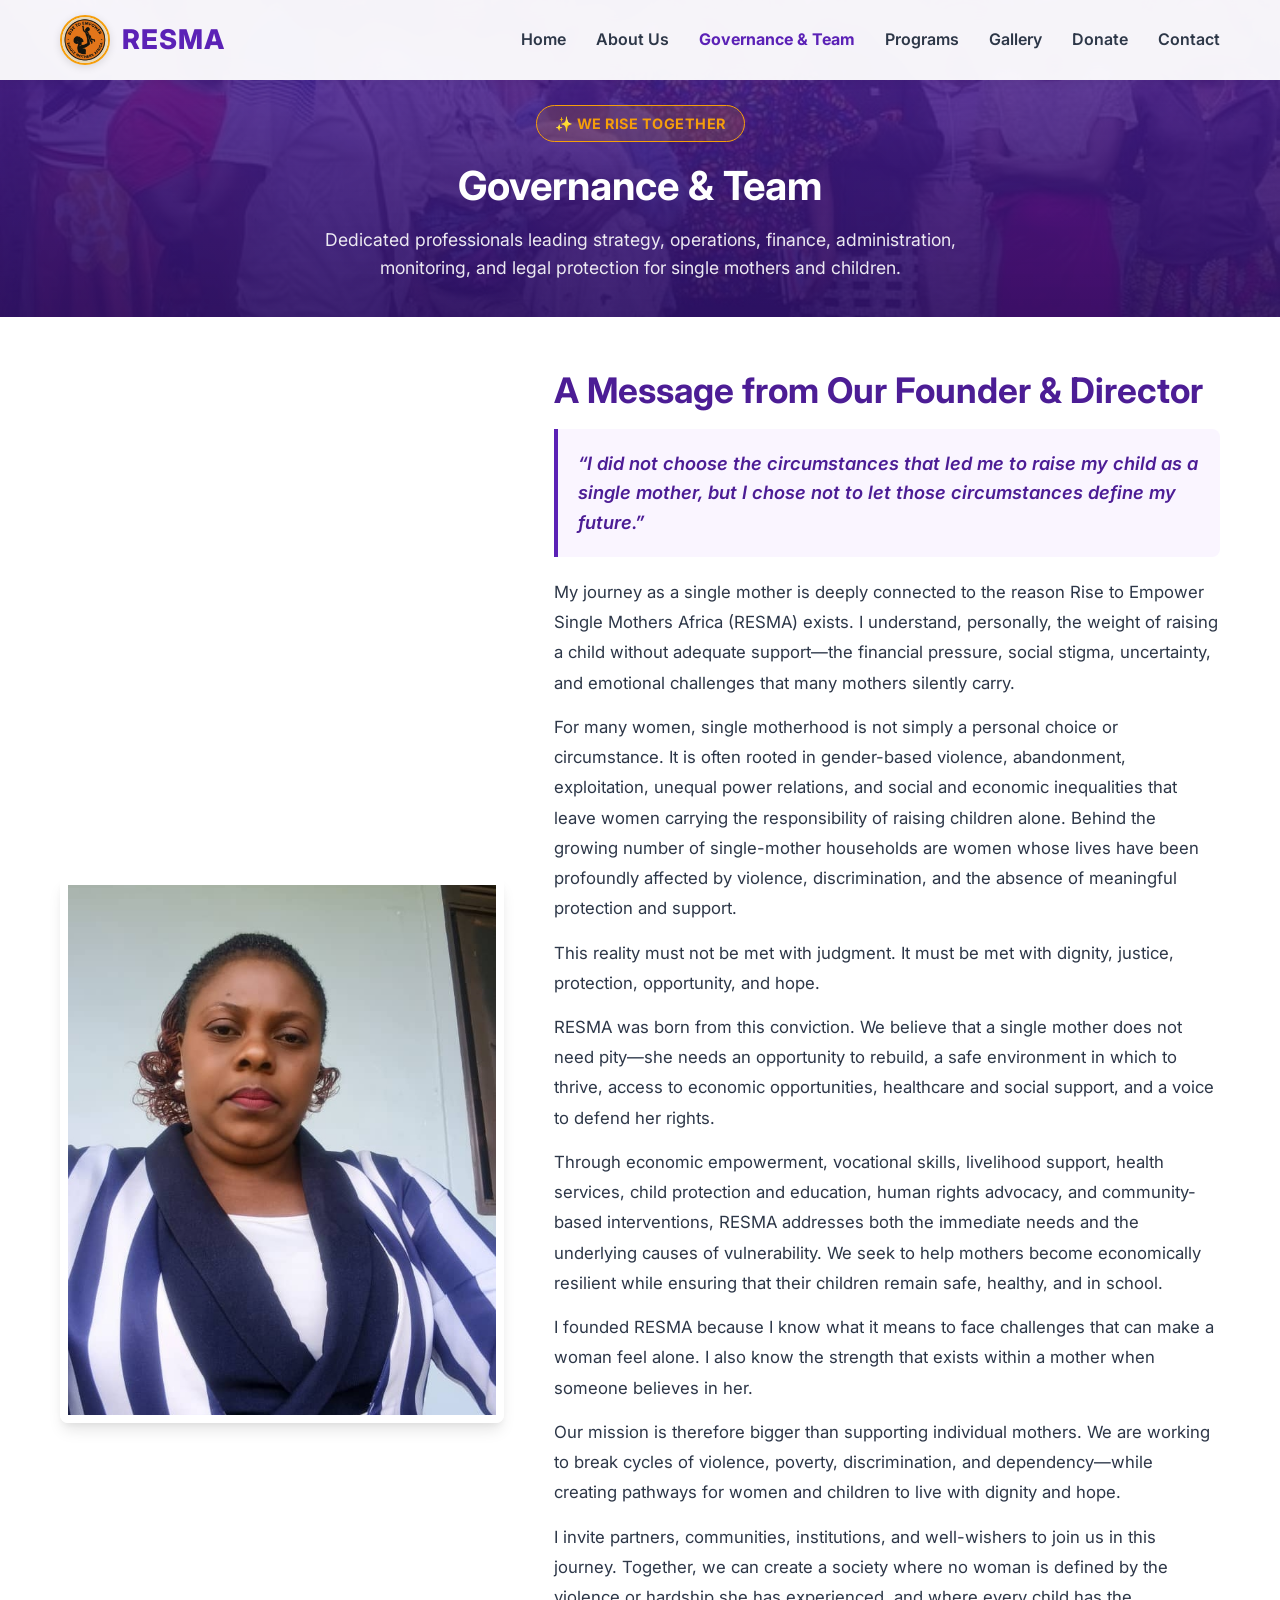
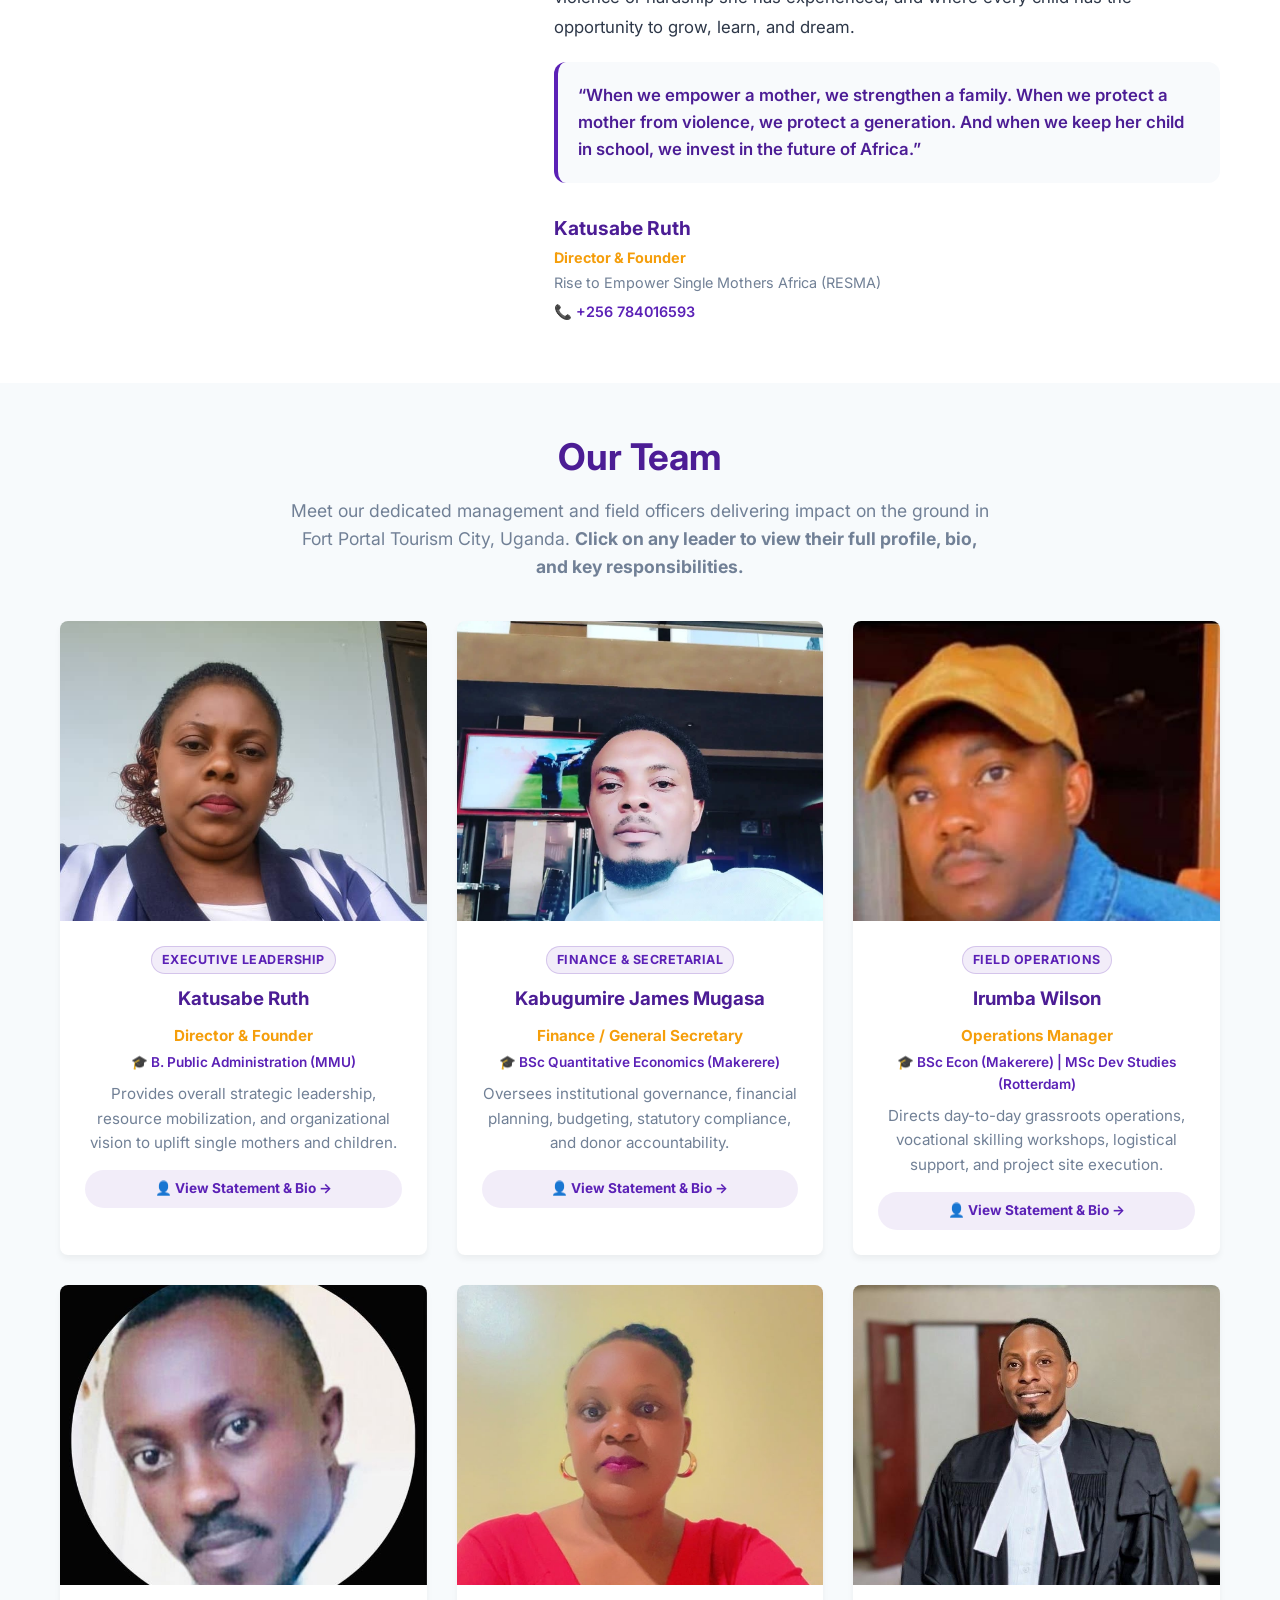
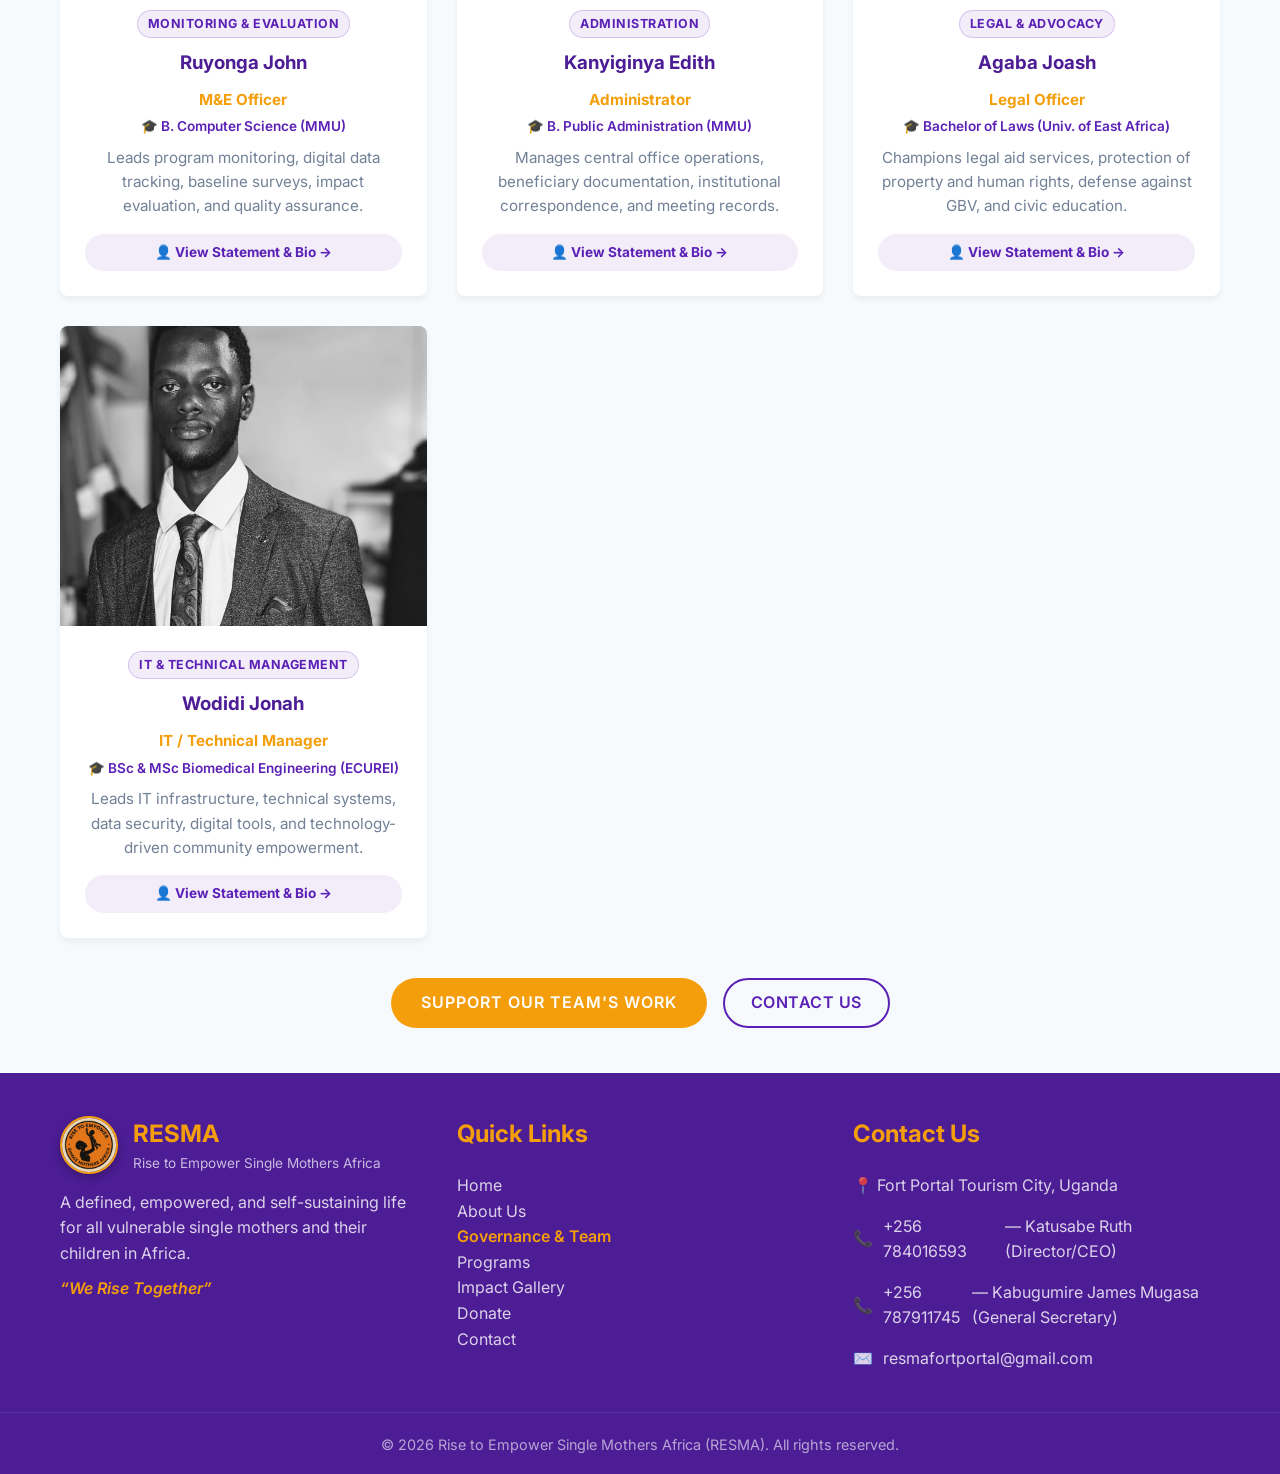
<file: governance.html>
<!DOCTYPE html>
<html lang="en">
<head>
    <meta charset="UTF-8">
    <meta name="viewport" content="width=device-width, initial-scale=1.0">
    <meta name="description" content="Meet the leadership and management team behind Rise to Empower Single Mothers Africa (RESMA) in Fort Portal, Uganda.">
    <title>Governance & Team | RESMA</title>
    <link rel="icon" type="image/jpeg" href="assets/images/resma_logo.jpeg">
    <link href="https://fonts.googleapis.com/css2?family=Inter:wght@300;400;500;600;700;800&display=swap" rel="stylesheet">
    <link rel="stylesheet" href="assets/css/style.css">
</head>
<body>
    <!-- Header/Navigation -->
    <header class="header">
        <div class="container nav-wrapper">
            <a href="index.html" class="logo-wrapper">
                <img src="assets/images/resma_logo.jpeg" alt="RESMA Logo" class="logo-img">
                <span class="logo">RESMA</span>
            </a>
            <nav class="nav">
                <ul class="nav-links">
                    <li><a href="index.html">Home</a></li>
                    <li><a href="about.html">About Us</a></li>
                    <li><a href="governance.html" style="color: var(--primary); font-weight: 700;">Governance & Team</a></li>
                    <li><a href="activities.html">Programs</a></li>
                    <li><a href="gallery.html">Gallery</a></li>
                    <li><a href="donate.html">Donate</a></li>
                    <li><a href="contact.html">Contact</a></li>
                </ul>
            </nav>
            <div class="hamburger" aria-label="Toggle navigation">
                <span class="bar"></span>
                <span class="bar"></span>
                <span class="bar"></span>
            </div>
        </div>
    </header>

    <!-- Page Header -->
    <section class="page-header">
        <div class="container fade-in">
            <span class="motto-pill">✨ We Rise Together</span>
            <h1>Governance & Team</h1>
            <p>Dedicated professionals leading strategy, operations, finance, administration, monitoring, and legal protection for single mothers and children.</p>
        </div>
    </section>

    <!-- Founder Section with Official Message -->
    <section class="founder section">
        <div class="container">
            <div class="founder-grid fade-in">
                <div class="founder-image">
                    <img src="assets/images/katusabe_ruth.jpeg" alt="Katusabe Ruth, Director & Founder of RESMA" style="object-position: center top;">
                </div>
                <div class="founder-message">
                    <h2>A Message from Our Founder & Director</h2>
                    
                    <blockquote class="quote" style="border-left: 4px solid var(--primary); background: #FAF5FF; color: var(--primary-dark); font-weight: 600; font-size: 1.15rem; margin-bottom: 20px;">
                        “I did not choose the circumstances that led me to raise my child as a single mother, but I chose not to let those circumstances define my future.”
                    </blockquote>

                    <p style="font-size: 1.05rem; line-height: 1.8; color: var(--text-main); margin-bottom: 14px;">
                        My journey as a single mother is deeply connected to the reason Rise to Empower Single Mothers Africa (RESMA) exists. I understand, personally, the weight of raising a child without adequate support—the financial pressure, social stigma, uncertainty, and emotional challenges that many mothers silently carry.
                    </p>

                    <p style="font-size: 1.05rem; line-height: 1.8; color: var(--text-main); margin-bottom: 14px;">
                        For many women, single motherhood is not simply a personal choice or circumstance. It is often rooted in gender-based violence, abandonment, exploitation, unequal power relations, and social and economic inequalities that leave women carrying the responsibility of raising children alone. Behind the growing number of single-mother households are women whose lives have been profoundly affected by violence, discrimination, and the absence of meaningful protection and support.
                    </p>

                    <p style="font-size: 1.05rem; line-height: 1.8; color: var(--text-main); margin-bottom: 14px;">
                        This reality must not be met with judgment. It must be met with dignity, justice, protection, opportunity, and hope.
                    </p>

                    <p style="font-size: 1.05rem; line-height: 1.8; color: var(--text-main); margin-bottom: 14px;">
                        RESMA was born from this conviction. We believe that a single mother does not need pity—she needs an opportunity to rebuild, a safe environment in which to thrive, access to economic opportunities, healthcare and social support, and a voice to defend her rights.
                    </p>

                    <p style="font-size: 1.05rem; line-height: 1.8; color: var(--text-main); margin-bottom: 14px;">
                        Through economic empowerment, vocational skills, livelihood support, health services, child protection and education, human rights advocacy, and community-based interventions, RESMA addresses both the immediate needs and the underlying causes of vulnerability. We seek to help mothers become economically resilient while ensuring that their children remain safe, healthy, and in school.
                    </p>

                    <p style="font-size: 1.05rem; line-height: 1.8; color: var(--text-main); margin-bottom: 14px;">
                        I founded RESMA because I know what it means to face challenges that can make a woman feel alone. I also know the strength that exists within a mother when someone believes in her.
                    </p>

                    <p style="font-size: 1.05rem; line-height: 1.8; color: var(--text-main); margin-bottom: 14px;">
                        Our mission is therefore bigger than supporting individual mothers. We are working to break cycles of violence, poverty, discrimination, and dependency—while creating pathways for women and children to live with dignity and hope.
                    </p>

                    <p style="font-size: 1.05rem; line-height: 1.8; color: var(--text-main); margin-bottom: 14px;">
                        I invite partners, communities, institutions, and well-wishers to join us in this journey. Together, we can create a society where no woman is defined by the violence or hardship she has experienced, and where every child has the opportunity to grow, learn, and dream.
                    </p>

                    <div style="background: #F8FAFC; padding: 20px; border-radius: 12px; border-left: 4px solid var(--primary); margin: 20px 0;">
                        <p style="font-size: 1.05rem; font-weight: 600; color: var(--primary-dark); margin: 0;">
                            “When we empower a mother, we strengthen a family. When we protect a mother from violence, we protect a generation. And when we keep her child in school, we invest in the future of Africa.”
                        </p>
                    </div>

                    <div class="founder-signature">
                        <h4 style="margin: 0; font-size: 1.2rem; color: var(--primary-dark);">Katusabe Ruth</h4>
                        <p style="margin: 2px 0 0 0; color: var(--secondary); font-weight: 700;">Director & Founder</p>
                        <p style="margin: 2px 0 0 0; color: var(--text-muted); font-size: 0.9rem;">Rise to Empower Single Mothers Africa (RESMA)</p>
                        <p style="font-size: 0.9rem; color: var(--primary); font-weight: 600; margin-top: 6px;">📞 +256 784016593</p>
                    </div>
                </div>
            </div>
        </div>
    </section>

    <!-- Our Team Section (Without Org Structure) -->
    <section class="team section bg-light">
        <div class="container">
            <div class="section-header fade-in">
                <h2>Our Team</h2>
                <p class="subtitle">Meet our dedicated management and field officers delivering impact on the ground in Fort Portal Tourism City, Uganda. <strong>Click on any leader to view their full profile, bio, and key responsibilities.</strong></p>
            </div>
            
            <div class="team-grid" style="grid-template-columns: repeat(auto-fit, minmax(320px, 1fr)); gap: 30px;">
                
                <!-- 1. Katusabe Ruth -->
                <div class="team-card clickable-leader fade-in" title="Click to view full bio & qualifications">
                    <img src="assets/images/katusabe_ruth.jpeg" alt="Katusabe Ruth - Director" style="object-position: center top;">
                    <div class="team-info">
                        <span class="team-badge-role">Executive Leadership</span>
                        <h3>Katusabe Ruth</h3>
                        <p style="color: var(--secondary); font-weight: 700; margin-bottom: 4px;">Director & Founder</p>
                        <p style="font-size: 0.85rem; color: var(--primary); font-weight: 600; margin-bottom: 8px;">🎓 B. Public Administration (MMU)</p>
                        <p>Provides overall strategic leadership, resource mobilization, and organizational vision to uplift single mothers and children.</p>
                        <span class="leader-expand-btn">👤 View Statement & Bio &rarr;</span>
                    </div>

                    <!-- Hidden Full Profile Content for Modal -->
                    <div class="leader-full-profile" style="display: none;">
                        <div class="leader-modal-grid">
                            <div class="leader-modal-sidebar">
                                <img src="assets/images/katusabe_ruth.jpeg" alt="Katusabe Ruth" class="leader-modal-img" style="object-position: center top;">
                                <span class="team-badge-role">Executive Leadership</span>
                                <h3 style="margin: 8px 0 2px; color: var(--primary-dark);">Katusabe Ruth</h3>
                                <p style="color: var(--secondary); font-weight: 700; margin: 0 0 6px;">Director & Founder</p>
                                <div style="background: rgba(91, 33, 182, 0.08); padding: 8px; border-radius: 8px; margin-bottom: 12px;">
                                    <p style="font-size: 0.82rem; font-weight: 700; color: var(--primary); margin: 0;">🎓 Academic Qualification:</p>
                                    <p style="font-size: 0.85rem; color: var(--text-main); margin: 2px 0 0;">Bachelor Degree in Public Administration<br><strong>Mountains of the Moon University</strong></p>
                                </div>
                                <p style="font-size: 0.9rem; color: var(--text-main); margin: 0;">📍 Fort Portal Tourism City, Uganda</p>
                                <div style="margin-top: 15px; border-top: 1px solid #E2E8F0; padding-top: 12px;">
                                    <p style="font-size: 0.88rem; color: var(--text-muted); margin-bottom: 5px;">Direct Contact:</p>
                                    <a href="tel:+256784016593" class="btn btn-primary" style="padding: 6px 14px; font-size: 0.85rem; width: 100%; text-align: center;">📞 +256 784016593</a>
                                </div>
                            </div>
                            <div class="leader-modal-main">
                                <h2>Katusabe Ruth</h2>
                                <p class="leader-modal-title">Director / Chief Executive Officer & Founder</p>
                                
                                <div class="leader-section-title">🌟 Personal Leadership Statement</div>
                                <div style="background: #F8FAFC; border-left: 4px solid var(--primary); padding: 16px; border-radius: 8px; margin-bottom: 15px;">
                                    <p style="font-style: italic; color: var(--text-main); font-size: 0.98rem; line-height: 1.7; margin: 0;">
                                        “I lead the overall strategic vision, resource mobilization, and policy advocacy of RESMA to empower single mothers and their children across Western Uganda and Africa. Holding a Bachelor Degree in Public Administration from Mountains of the Moon University, I apply institutional leadership and public management principles to build community-driven systems that restore dignity and economic independence.<br><br>
                                        Having experienced the challenges of single motherhood firsthand, I founded RESMA out of a deep conviction that every mother deserves opportunity, not pity. At RESMA, I am dedicated to breaking cycles of vulnerability and ensuring every mother has the tools to thrive and keep her children in school.”
                                    </p>
                                </div>

                                <div class="leader-section-title">📋 Key Responsibilities & Oversight</div>
                                <ul class="leader-responsibilities-list">
                                    <li>Directing organizational vision, strategic planning, and long-term program sustainability.</li>
                                    <li>Leading regional, national, and international donor relations and institutional partnerships.</li>
                                    <li>Advocating for single mothers' socio-economic rights at civic and government forums.</li>
                                    <li>Ensuring organizational programs contribute directly to UN Sustainable Development Goals.</li>
                                </ul>

                                <div class="leader-quote-box">
                                    “When we empower a mother, we strengthen a family. When we protect a mother from violence, we protect a generation.”
                                </div>
                            </div>
                        </div>
                    </div>
                </div>

                <!-- 2. Kabugumire James Mugasa -->
                <div class="team-card clickable-leader fade-in" title="Click to view full bio & qualifications">
                    <img src="assets/images/kabugimire_james.jpeg" alt="Kabugumire James Mugasa - Finance / General Secretary" style="object-position: center top;">
                    <div class="team-info">
                        <span class="team-badge-role">Finance & Secretarial</span>
                        <h3>Kabugumire James Mugasa</h3>
                        <p style="color: var(--secondary); font-weight: 700; margin-bottom: 4px;">Finance / General Secretary</p>
                        <p style="font-size: 0.85rem; color: var(--primary); font-weight: 600; margin-bottom: 8px;">🎓 BSc Quantitative Economics (Makerere)</p>
                        <p>Oversees institutional governance, financial planning, budgeting, statutory compliance, and donor accountability.</p>
                        <span class="leader-expand-btn">👤 View Statement & Bio &rarr;</span>
                    </div>

                    <!-- Hidden Full Profile Content for Modal -->
                    <div class="leader-full-profile" style="display: none;">
                        <div class="leader-modal-grid">
                            <div class="leader-modal-sidebar">
                                <img src="assets/images/kabugimire_james.jpeg" alt="Kabugumire James Mugasa" class="leader-modal-img" style="object-position: center top;">
                                <span class="team-badge-role">Finance & Secretarial</span>
                                <h3 style="margin: 8px 0 2px; color: var(--primary-dark);">Kabugumire James Mugasa</h3>
                                <p style="color: var(--secondary); font-weight: 700; margin: 0 0 6px;">Finance / General Secretary</p>
                                <div style="background: rgba(91, 33, 182, 0.08); padding: 8px; border-radius: 8px; margin-bottom: 12px;">
                                    <p style="font-size: 0.82rem; font-weight: 700; color: var(--primary); margin: 0;">🎓 Academic Qualification:</p>
                                    <p style="font-size: 0.85rem; color: var(--text-main); margin: 2px 0 0;">Bachelor of Science in Quantitative Economics<br><strong>Makerere University</strong></p>
                                </div>
                                <p style="font-size: 0.9rem; color: var(--text-main); margin: 0;">📍 Fort Portal Tourism City, Uganda</p>
                                <div style="margin-top: 15px; border-top: 1px solid #E2E8F0; padding-top: 12px;">
                                    <p style="font-size: 0.88rem; color: var(--text-muted); margin-bottom: 5px;">Direct Contact:</p>
                                    <a href="tel:+256787911745" class="btn btn-primary" style="padding: 6px 14px; font-size: 0.85rem; width: 100%; text-align: center;">📞 +256 787911745</a>
                                </div>
                            </div>
                            <div class="leader-modal-main">
                                <h2>Kabugumire James Mugasa</h2>
                                <p class="leader-modal-title">Finance & General Secretary</p>
                                
                                <div class="leader-section-title">🌟 Personal Leadership Statement</div>
                                <div style="background: #F8FAFC; border-left: 4px solid var(--primary); padding: 16px; border-radius: 8px; margin-bottom: 15px;">
                                    <p style="font-style: italic; color: var(--text-main); font-size: 0.98rem; line-height: 1.7; margin: 0;">
                                        “I oversee the institutional governance, financial planning, statutory compliance, and fiduciary accountability of RESMA. With a Bachelor of Science in Quantitative Economics from Makerere University, I focus on applying rigorous economic modeling, transparent budget allocations, and robust auditing standards that ensure maximum impact for every resource deployed.<br><br>
                                        Prudent financial stewardship is the cornerstone of sustainable community transformation. At RESMA, I am committed to maintaining flawless accountability to our donors, partners, and the vulnerable single-mother families we serve.”
                                    </p>
                                </div>

                                <div class="leader-section-title">📋 Key Responsibilities & Oversight</div>
                                <ul class="leader-responsibilities-list">
                                    <li>Financial management, budgeting, annual forecasting, and rigorous financial audits.</li>
                                    <li>Managing board records, meeting minutes, and official institutional resolutions.</li>
                                    <li>Ensuring statutory tax compliance, regulatory filings, and donor financial reports.</li>
                                    <li>Overseeing micro-grant disbursements and starter capital fund tracking.</li>
                                </ul>

                                <div class="leader-quote-box">
                                    “Financial integrity and transparency form the bedrock of our accountability to single mothers and supporting partners.”
                                </div>
                            </div>
                        </div>
                    </div>
                </div>

                <!-- 3. Irumba Wilson -->
                <div class="team-card clickable-leader fade-in" title="Click to view full bio & qualifications">
                    <img src="assets/images/irumba_wilson.jpeg" alt="Irumba Wilson - Operations Manager" style="object-position: center 20%;">
                    <div class="team-info">
                        <span class="team-badge-role">Field Operations</span>
                        <h3>Irumba Wilson</h3>
                        <p style="color: var(--secondary); font-weight: 700; margin-bottom: 4px;">Operations Manager</p>
                        <p style="font-size: 0.85rem; color: var(--primary); font-weight: 600; margin-bottom: 8px;">🎓 BSc Econ (Makerere) | MSc Dev Studies (Rotterdam)</p>
                        <p>Directs day-to-day grassroots operations, vocational skilling workshops, logistical support, and project site execution.</p>
                        <span class="leader-expand-btn">👤 View Statement & Bio &rarr;</span>
                    </div>

                    <!-- Hidden Full Profile Content for Modal -->
                    <div class="leader-full-profile" style="display: none;">
                        <div class="leader-modal-grid">
                            <div class="leader-modal-sidebar">
                                <img src="assets/images/irumba_wilson.jpeg" alt="Irumba Wilson" class="leader-modal-img" style="object-position: center 20%;">
                                <span class="team-badge-role">Field Operations</span>
                                <h3 style="margin: 8px 0 2px; color: var(--primary-dark);">Irumba Wilson</h3>
                                <p style="color: var(--secondary); font-weight: 700; margin: 0 0 6px;">Operations Manager</p>
                                <div style="background: rgba(91, 33, 182, 0.08); padding: 8px; border-radius: 8px; margin-bottom: 12px;">
                                    <p style="font-size: 0.82rem; font-weight: 700; color: var(--primary); margin: 0;">🎓 Academic Qualifications:</p>
                                    <p style="font-size: 0.85rem; color: var(--text-main); margin: 2px 0 0;">
                                        • BSc in Economics — <strong>Makerere University</strong><br>
                                        • MSc in Development Studies — <strong>Erasmus University Rotterdam, Netherlands</strong>
                                    </p>
                                </div>
                                <p style="font-size: 0.9rem; color: var(--text-main); margin: 0;">📍 Fort Portal Tourism City, Uganda</p>
                                <div style="margin-top: 15px; border-top: 1px solid #E2E8F0; padding-top: 12px;">
                                    <p style="font-size: 0.88rem; color: var(--text-muted); margin-bottom: 5px;">Department:</p>
                                    <span style="font-size: 0.85rem; font-weight: 600; color: var(--primary);">Field Operations & Logistics</span>
                                </div>
                            </div>
                            <div class="leader-modal-main">
                                <h2>Irumba Wilson</h2>
                                <p class="leader-modal-title">Operations Manager</p>
                                
                                <div class="leader-section-title">🌟 Personal Leadership Statement</div>
                                <div style="background: #F8FAFC; border-left: 4px solid var(--primary); padding: 16px; border-radius: 8px; margin-bottom: 15px;">
                                    <p style="font-style: italic; color: var(--text-main); font-size: 0.98rem; line-height: 1.7; margin: 0;">
                                        “I lead the planning and execution of RESMA’s programs serving vulnerable communities across Uganda. With a BSc in Economics from Makerere University and an MSc in Development Studies from Erasmus University Rotterdam, Netherlands, I focus on building efficient, accountable systems that deliver impact to the last mile.<br><br>
                                        There is nothing more satisfying than giving hope and positively changing lives. At RESMA, I am committed to operational excellence that turns strategy into real change for the communities we serve.”
                                    </p>
                                </div>

                                <div class="leader-section-title">📋 Key Responsibilities & Oversight</div>
                                <ul class="leader-responsibilities-list">
                                    <li>Planning and managing vocational skilling workshops (tailoring, crafts, agro-processing).</li>
                                    <li>Coordinating grassroots community mobilization, field officers, and project locations.</li>
                                    <li>Overseeing in-kind donation logistics, starter kits, and scholastic material distributions.</li>
                                    <li>Liaising with municipal authorities, local leaders, and community elders in Fort Portal.</li>
                                </ul>

                                <div class="leader-quote-box">
                                    “There is nothing more satisfying than giving hope and positively changing lives.”
                                </div>
                            </div>
                        </div>
                    </div>
                </div>

                <!-- 4. Ruyonga John -->
                <div class="team-card clickable-leader fade-in" title="Click to view full bio & qualifications">
                    <img src="assets/images/ruyonga_john.jpeg" alt="Ruyonga John - M&E Officer" style="object-position: center center; background: #0F172A;">
                    <div class="team-info">
                        <span class="team-badge-role">Monitoring & Evaluation</span>
                        <h3>Ruyonga John</h3>
                        <p style="color: var(--secondary); font-weight: 700; margin-bottom: 4px;">M&E Officer</p>
                        <p style="font-size: 0.85rem; color: var(--primary); font-weight: 600; margin-bottom: 8px;">🎓 B. Computer Science (MMU)</p>
                        <p>Leads program monitoring, digital data tracking, baseline surveys, impact evaluation, and quality assurance.</p>
                        <span class="leader-expand-btn">👤 View Statement & Bio &rarr;</span>
                    </div>

                    <!-- Hidden Full Profile Content for Modal -->
                    <div class="leader-full-profile" style="display: none;">
                        <div class="leader-modal-grid">
                            <div class="leader-modal-sidebar">
                                <img src="assets/images/ruyonga_john.jpeg" alt="Ruyonga John" class="leader-modal-img" style="object-position: center center; background: #0F172A;">
                                <span class="team-badge-role">Monitoring & Evaluation</span>
                                <h3 style="margin: 8px 0 2px; color: var(--primary-dark);">Ruyonga John</h3>
                                <p style="color: var(--secondary); font-weight: 700; margin: 0 0 6px;">M&E Officer</p>
                                <div style="background: rgba(91, 33, 182, 0.08); padding: 8px; border-radius: 8px; margin-bottom: 12px;">
                                    <p style="font-size: 0.82rem; font-weight: 700; color: var(--primary); margin: 0;">🎓 Academic Qualification:</p>
                                    <p style="font-size: 0.85rem; color: var(--text-main); margin: 2px 0 0;">Bachelor of Computer Science<br><strong>Mountains of the Moon University</strong></p>
                                </div>
                                <p style="font-size: 0.9rem; color: var(--text-main); margin: 0;">📍 Fort Portal Tourism City, Uganda</p>
                                <div style="margin-top: 15px; border-top: 1px solid #E2E8F0; padding-top: 12px;">
                                    <p style="font-size: 0.88rem; color: var(--text-muted); margin-bottom: 5px;">Department:</p>
                                    <span style="font-size: 0.85rem; font-weight: 600; color: var(--primary);">Impact, Data & Accountability</span>
                                </div>
                            </div>
                            <div class="leader-modal-main">
                                <h2>Ruyonga John</h2>
                                <p class="leader-modal-title">Monitoring & Evaluation (M&E) Officer</p>
                                
                                <div class="leader-section-title">🌟 Personal Leadership Statement</div>
                                <div style="background: #F8FAFC; border-left: 4px solid var(--primary); padding: 16px; border-radius: 8px; margin-bottom: 15px;">
                                    <p style="font-style: italic; color: var(--text-main); font-size: 0.98rem; line-height: 1.7; margin: 0;">
                                        “I lead the Monitoring, Evaluation, and data management systems that track RESMA’s program efficacy and household transformation across our 2-year project cycle. Holding a Bachelor of Computer Science from Mountains of the Moon University, I leverage data analytics, digital baseline surveys, and computerized tracking frameworks to ensure evidence-based impact and transparent reporting.<br><br>
                                        Accurate data tells the true story of empowerment. At RESMA, I ensure that every training session, micro-grant, and child sponsorship is systematically measured to guarantee lasting self-sufficiency.”
                                    </p>
                                </div>

                                <div class="leader-section-title">📋 Key Responsibilities & Oversight</div>
                                <ul class="leader-responsibilities-list">
                                    <li>Designing computerized database systems for beneficiary baseline and impact tracking.</li>
                                    <li>Conducting rigorous field assessments of household economic progress and business survival.</li>
                                    <li>Monitoring child school attendance, scholastic supply usage, and wellness indicators.</li>
                                    <li>Producing evidence-based quarterly impact evaluation reports for stakeholders.</li>
                                </ul>

                                <div class="leader-quote-box">
                                    “Measuring our impact ensures that every shilling invested translates into lasting self-sufficiency for single mothers.”
                                </div>
                            </div>
                        </div>
                    </div>
                </div>

                <!-- 5. Kanyiginya Edith -->
                <div class="team-card clickable-leader fade-in" title="Click to view full bio & qualifications">
                    <img src="assets/images/resma_admin.jpeg" alt="Kanyiginya Edith - Administrator" style="object-position: center 15%;">
                    <div class="team-info">
                        <span class="team-badge-role">Administration</span>
                        <h3>Kanyiginya Edith</h3>
                        <p style="color: var(--secondary); font-weight: 700; margin-bottom: 4px;">Administrator</p>
                        <p style="font-size: 0.85rem; color: var(--primary); font-weight: 600; margin-bottom: 8px;">🎓 B. Public Administration (MMU)</p>
                        <p>Manages central office operations, beneficiary documentation, institutional correspondence, and meeting records.</p>
                        <span class="leader-expand-btn">👤 View Statement & Bio &rarr;</span>
                    </div>

                    <!-- Hidden Full Profile Content for Modal -->
                    <div class="leader-full-profile" style="display: none;">
                        <div class="leader-modal-grid">
                            <div class="leader-modal-sidebar">
                                <img src="assets/images/resma_admin.jpeg" alt="Kanyiginya Edith" class="leader-modal-img" style="object-position: center 15%;">
                                <span class="team-badge-role">Administration</span>
                                <h3 style="margin: 8px 0 2px; color: var(--primary-dark);">Kanyiginya Edith</h3>
                                <p style="color: var(--secondary); font-weight: 700; margin: 0 0 6px;">Administrator</p>
                                <div style="background: rgba(91, 33, 182, 0.08); padding: 8px; border-radius: 8px; margin-bottom: 12px;">
                                    <p style="font-size: 0.82rem; font-weight: 700; color: var(--primary); margin: 0;">🎓 Academic Qualification:</p>
                                    <p style="font-size: 0.85rem; color: var(--text-main); margin: 2px 0 0;">Bachelor in Public Administration<br><strong>Mountains of the Moon University</strong></p>
                                </div>
                                <p style="font-size: 0.9rem; color: var(--text-main); margin: 0;">📍 Fort Portal Tourism City, Uganda</p>
                                <div style="margin-top: 15px; border-top: 1px solid #E2E8F0; padding-top: 12px;">
                                    <p style="font-size: 0.88rem; color: var(--text-muted); margin-bottom: 5px;">Department:</p>
                                    <span style="font-size: 0.85rem; font-weight: 600; color: var(--primary);">General Administration</span>
                                </div>
                            </div>
                            <div class="leader-modal-main">
                                <h2>Kanyiginya Edith</h2>
                                <p class="leader-modal-title">Administrator</p>
                                
                                <div class="leader-section-title">🌟 Personal Leadership Statement</div>
                                <div style="background: #F8FAFC; border-left: 4px solid var(--primary); padding: 16px; border-radius: 8px; margin-bottom: 15px;">
                                    <p style="font-style: italic; color: var(--text-main); font-size: 0.98rem; line-height: 1.7; margin: 0;">
                                        “I coordinate central office management, beneficiary registry databases, institutional communications, and day-to-day administrative logistics at RESMA. With a Bachelor in Public Administration from Mountains of the Moon University, I focus on establishing responsive administrative frameworks and supportive community outreach channels.<br><br>
                                        An organized and empathetic administration is the heartbeat of community service. At RESMA, I ensure every single mother who walks through our doors receives timely support, systematic registration, and dignified care.”
                                    </p>
                                </div>

                                <div class="leader-section-title">📋 Key Responsibilities & Oversight</div>
                                <ul class="leader-responsibilities-list">
                                    <li>Maintaining beneficiary registries, case histories, and confidential program files.</li>
                                    <li>Managing incoming organizational correspondence, partner queries, and appointments.</li>
                                    <li>Coordinating team meeting logistics, minutes documentation, and administrative records.</li>
                                    <li>Welcoming and registering single mothers and community members visiting the center.</li>
                                </ul>

                                <div class="leader-quote-box">
                                    “An organized and compassionate administrative hub ensures every mother is supported with dignity and efficiency.”
                                </div>
                            </div>
                        </div>
                    </div>
                </div>

                <!-- 6. Agaba Joash -->
                <div class="team-card clickable-leader fade-in" title="Click to view full bio & qualifications">
                    <img src="assets/images/agaba_joas.jpeg" alt="Agaba Joash - Legal Officer" style="object-position: center top;">
                    <div class="team-info">
                        <span class="team-badge-role">Legal & Advocacy</span>
                        <h3>Agaba Joash</h3>
                        <p style="color: var(--secondary); font-weight: 700; margin-bottom: 4px;">Legal Officer</p>
                        <p style="font-size: 0.85rem; color: var(--primary); font-weight: 600; margin-bottom: 8px;">🎓 Bachelor of Laws (Univ. of East Africa)</p>
                        <p>Champions legal aid services, protection of property and human rights, defense against GBV, and civic education.</p>
                        <span class="leader-expand-btn">👤 View Statement & Bio &rarr;</span>
                    </div>

                    <!-- Hidden Full Profile Content for Modal -->
                    <div class="leader-full-profile" style="display: none;">
                        <div class="leader-modal-grid">
                            <div class="leader-modal-sidebar">
                                <img src="assets/images/agaba_joas.jpeg" alt="Agaba Joash" class="leader-modal-img" style="object-position: center top;">
                                <span class="team-badge-role">Legal & Advocacy</span>
                                <h3 style="margin: 8px 0 2px; color: var(--primary-dark);">Agaba Joash</h3>
                                <p style="color: var(--secondary); font-weight: 700; margin: 0 0 6px;">Legal Officer</p>
                                <div style="background: rgba(91, 33, 182, 0.08); padding: 8px; border-radius: 8px; margin-bottom: 12px;">
                                    <p style="font-size: 0.82rem; font-weight: 700; color: var(--primary); margin: 0;">🎓 Academic Qualification:</p>
                                    <p style="font-size: 0.85rem; color: var(--text-main); margin: 2px 0 0;">Bachelor of Laws (LLB)<br><strong>University of East Africa</strong></p>
                                </div>
                                <p style="font-size: 0.9rem; color: var(--text-main); margin: 0;">📍 Fort Portal Tourism City, Uganda</p>
                                <div style="margin-top: 15px; border-top: 1px solid #E2E8F0; padding-top: 12px;">
                                    <p style="font-size: 0.88rem; color: var(--text-muted); margin-bottom: 5px;">Department:</p>
                                    <span style="font-size: 0.85rem; font-weight: 600; color: var(--primary);">Legal Affairs & Human Rights</span>
                                </div>
                            </div>
                            <div class="leader-modal-main">
                                <h2>Agaba Joash</h2>
                                <p class="leader-modal-title">Legal Officer</p>
                                
                                <div class="leader-section-title">🌟 Personal Leadership Statement</div>
                                <div style="background: #F8FAFC; border-left: 4px solid var(--primary); padding: 16px; border-radius: 8px; margin-bottom: 15px;">
                                    <p style="font-style: italic; color: var(--text-main); font-size: 0.98rem; line-height: 1.7; margin: 0;">
                                        “I lead RESMA’s legal aid services, human rights advocacy, property rights protection, and civic education initiatives for vulnerable single mothers and children. Holding a Bachelor of Laws (LLB) from the University of East Africa, I specialize in family law, civil rights protection, and defending women against gender-based violence, illegal evictions, and socio-economic exploitation.<br><br>
                                        Economic empowerment must be protected by legal justice. At RESMA, I am committed to ensuring that every mother has a formidable voice to defend her rights, secure her property, and protect her children's future.”
                                    </p>
                                </div>

                                <div class="leader-section-title">📋 Key Responsibilities & Oversight</div>
                                <ul class="leader-responsibilities-list">
                                    <li>Providing legal counseling and pro-bono aid to single mothers in domestic and civil disputes.</li>
                                    <li>Defending property, land ownership, and inheritance rights of single mothers and children.</li>
                                    <li>Conducting grassroots legal awareness and civic education workshops in the community.</li>
                                    <li>Advising the organization on legal statutory matters and child protection frameworks.</li>
                                </ul>

                                <div class="leader-quote-box">
                                    “Justice, legal protection, and human rights advocacy are indispensable pillars in empowering single mothers.”
                                </div>
                            </div>
                        </div>
                    </div>
                </div>

                <!-- 7. Wodidi Jonah -->
                <div class="team-card clickable-leader fade-in" title="Click to view full bio & qualifications">
                    <img src="assets/images/wodidi_jonah.jpeg" alt="Wodidi Jonah - IT/Technical Manager" style="object-position: center 15%;">
                    <div class="team-info">
                        <span class="team-badge-role">IT & Technical Management</span>
                        <h3>Wodidi Jonah</h3>
                        <p style="color: var(--secondary); font-weight: 700; margin-bottom: 4px;">IT / Technical Manager</p>
                        <p style="font-size: 0.85rem; color: var(--primary); font-weight: 600; margin-bottom: 8px;">🎓 BSc & MSc Biomedical Engineering (ECUREI)</p>
                        <p>Leads IT infrastructure, technical systems, data security, digital tools, and technology-driven community empowerment.</p>
                        <span class="leader-expand-btn">👤 View Statement & Bio &rarr;</span>
                    </div>

                    <!-- Hidden Full Profile Content for Modal -->
                    <div class="leader-full-profile" style="display: none;">
                        <div class="leader-modal-grid">
                            <div class="leader-modal-sidebar">
                                <img src="assets/images/wodidi_jonah.jpeg" alt="Wodidi Jonah" class="leader-modal-img" style="object-position: center 15%;">
                                <span class="team-badge-role">IT & Technical Management</span>
                                <h3 style="margin: 8px 0 2px; color: var(--primary-dark);">Wodidi Jonah</h3>
                                <p style="color: var(--secondary); font-weight: 700; margin: 0 0 6px;">IT / Technical Manager</p>
                                <div style="background: rgba(91, 33, 182, 0.08); padding: 8px; border-radius: 8px; margin-bottom: 12px;">
                                    <p style="font-size: 0.82rem; font-weight: 700; color: var(--primary); margin: 0;">🎓 Academic Qualifications:</p>
                                    <p style="font-size: 0.85rem; color: var(--text-main); margin: 2px 0 0;">
                                        • Bachelor of Science in Biomedical Engineering — <strong>Ernest Cook University (ECUREI)</strong><br>
                                        • Master of Science in Biomedical Engineering — <strong>Ernest Cook University (ECUREI)</strong>
                                    </p>
                                </div>
                                <p style="font-size: 0.9rem; color: var(--text-main); margin: 0;">📍 Fort Portal Tourism City, Uganda</p>
                                <div style="margin-top: 15px; border-top: 1px solid #E2E8F0; padding-top: 12px;">
                                    <p style="font-size: 0.88rem; color: var(--text-muted); margin-bottom: 5px;">Department:</p>
                                    <span style="font-size: 0.85rem; font-weight: 600; color: var(--primary);">IT, Technical Systems & Innovation</span>
                                </div>
                            </div>
                            <div class="leader-modal-main">
                                <h2>Wodidi Jonah</h2>
                                <p class="leader-modal-title">IT / Technical Manager</p>
                                
                                <div class="leader-section-title">🌟 Personal Leadership Statement</div>
                                <div style="background: #F8FAFC; border-left: 4px solid var(--primary); padding: 16px; border-radius: 8px; margin-bottom: 15px;">
                                    <p style="font-style: italic; color: var(--text-main); font-size: 0.98rem; line-height: 1.7; margin: 0;">
                                        “I oversee the technical infrastructure, information technology systems, and digital innovation at RESMA. Holding both a Bachelor of Science and a Master of Science in Biomedical Engineering from Ernest Cook University (ECUREI), I combine technical engineering problem-solving with technology management to create reliable, data-driven systems that support our grassroots mission.<br><br>
                                        In a rapidly evolving digital world, leveraging modern technology is key to scaling community impact. At RESMA, I ensure that our IT systems, data security, and technical resources are streamlined and secure, enabling our team to deliver timely support and sustainable empowerment to single mothers and their families.”
                                    </p>
                                </div>

                                <div class="leader-section-title">📋 Key Responsibilities & Oversight</div>
                                <ul class="leader-responsibilities-list">
                                    <li>Managing and maintaining organizational IT infrastructure, networks, and communication systems.</li>
                                    <li>Ensuring robust data protection, digital security, and confidentiality of beneficiary records.</li>
                                    <li>Providing technical support, equipment maintenance, and digital solutions for community programs.</li>
                                    <li>Collaborating with M&E and administration to optimize digital workflows, reporting, and technical efficiency.</li>
                                </ul>

                                <div class="leader-quote-box">
                                    “Leveraging technology and technical innovation enables us to scale our impact, safeguard community data, and build sustainable futures.”
                                </div>
                            </div>
                        </div>
                    </div>
                </div>

            </div>

            <div class="team-cta-group">
                <a href="donate.html" class="btn btn-primary">Support Our Team's Work</a>
                <a href="contact.html" class="btn btn-outline">Contact Us</a>
            </div>
        </div>
    </section>

    <!-- Leader Profile Modal Container -->
    <div id="leaderEnlargeModal" class="card-modal-overlay" role="dialog" aria-modal="true" aria-label="Leader Full Profile">
        <div class="leader-modal-content">
            <button id="leaderModalClose" class="card-modal-close" aria-label="Close modal">&times;</button>
            <div id="leaderModalBody"></div>
        </div>
    </div>

    <!-- Footer -->
    <footer class="footer">
        <div class="container footer-grid">
            <div class="footer-about">
                <div class="footer-logo-wrap">
                    <img src="assets/images/resma_logo.jpeg" alt="RESMA Logo" class="footer-logo-img">
                    <div>
                        <h3 style="margin: 0; color: var(--secondary);">RESMA</h3>
                        <p style="margin: 0; font-size: 0.85rem; color: rgba(255,255,255,0.7);">Rise to Empower Single Mothers Africa</p>
                    </div>
                </div>
                <p style="margin-top: 10px;">A defined, empowered, and self-sustaining life for all vulnerable single mothers and their children in Africa.</p>
                <p style="margin-top: 8px; font-weight: 600; color: var(--secondary);"><em>“We Rise Together”</em></p>
            </div>
            <div class="footer-links">
                <h3>Quick Links</h3>
                <ul>
                    <li><a href="index.html" style="color: rgba(255,255,255,0.8);">Home</a></li>
                    <li><a href="about.html" style="color: rgba(255,255,255,0.8);">About Us</a></li>
                    <li><a href="governance.html" style="color: var(--secondary); font-weight: 600;">Governance & Team</a></li>
                    <li><a href="activities.html" style="color: rgba(255,255,255,0.8);">Programs</a></li>
                    <li><a href="gallery.html" style="color: rgba(255,255,255,0.8);">Impact Gallery</a></li>
                    <li><a href="donate.html" style="color: rgba(255,255,255,0.8);">Donate</a></li>
                    <li><a href="contact.html" style="color: rgba(255,255,255,0.8);">Contact</a></li>
                </ul>
            </div>
            <div class="footer-contact">
                <h3>Contact Us</h3>
                <ul>
                    <li>📍 Fort Portal Tourism City, Uganda</li>
                    <li>📞 <a href="tel:+256784016593" style="color: inherit;">+256 784016593</a> — Katusabe Ruth (Director/CEO)</li>
                    <li>📞 <a href="tel:+256787911745" style="color: inherit;">+256 787911745</a> — Kabugumire James Mugasa (General Secretary)</li>
                    <li>✉️ <a href="mailto:resmafortportal@gmail.com" style="color: inherit;">resmafortportal@gmail.com</a></li>
                </ul>
            </div>
        </div>
        <div class="footer-bottom">
            <p>&copy; <span id="year"></span> Rise to Empower Single Mothers Africa (RESMA). All rights reserved.</p>
        </div>
    </footer>

    <script src="assets/js/main.js"></script>
</body>
</html>
</file>
<file: assets/css/style.css>
:root {
    /* Colors */
    --primary: #5B21B6; /* Deep Purple - Dignified and Empowering */
    --primary-light: #8B5CF6;
    --primary-dark: #4C1D95;
    --secondary: #F59E0B; /* Warm Amber - Hope and Warmth */
    --text-main: #2D3748;
    --text-muted: #718096;
    --bg-light: #F7FAFC;
    --white: #FFFFFF;
    
    /* Typography */
    --font-main: 'Inter', sans-serif;
    
    /* Spacing & Utilities */
    --transition: all 0.3s ease;
    --radius: 8px;
    --shadow: 0 10px 15px -3px rgba(0, 0, 0, 0.1), 0 4px 6px -2px rgba(0, 0, 0, 0.05);
}

* {
    margin: 0;
    padding: 0;
    box-sizing: border-box;
}

html {
    scroll-behavior: smooth;
}

body {
    font-family: var(--font-main);
    color: var(--text-main);
    line-height: 1.6;
    background-color: var(--white);
    overflow-x: hidden;
}

img {
    max-width: 100%;
    height: auto;
    display: block;
}

a {
    text-decoration: none;
    color: inherit;
}

ul {
    list-style: none;
}

/* Utilities */
.container {
    max-width: 1200px;
    margin: 0 auto;
    padding: 0 20px;
}

.section {
    padding: 45px 0;
}

.bg-light {
    background-color: var(--bg-light);
}

.section-header {
    text-align: center;
    margin-bottom: 28px;
}

.section-header h2 {
    font-size: 2.3rem;
    color: var(--primary-dark);
    margin-bottom: 10px;
}

.divider {
    display: none !important;
}

.divider.align-left {
    display: none !important;
}

.subtitle {
    color: var(--text-muted);
    font-size: 1.1rem;
    max-width: 700px;
    margin: 0 auto;
}

.text-center {
    text-align: center;
}

/* Buttons */
.btn {
    display: inline-block;
    padding: 12px 30px;
    border-radius: 30px;
    font-weight: 600;
    text-transform: uppercase;
    letter-spacing: 1px;
    transition: var(--transition);
    cursor: pointer;
    border: none;
}

.btn-primary {
    background-color: var(--secondary);
    color: var(--white);
}

.btn-primary:hover {
    background-color: #B86B0E;
    transform: translateY(-3px);
    box-shadow: var(--shadow);
}

/* Header & Nav */
.header {
    position: fixed;
    top: 0;
    left: 0;
    width: 100%;
    background-color: rgba(255, 255, 255, 0.95);
    backdrop-filter: blur(10px);
    z-index: 1000;
    box-shadow: 0 2px 10px rgba(0,0,0,0.05);
    transition: var(--transition);
}

.nav-wrapper {
    display: flex;
    justify-content: space-between;
    align-items: center;
    height: 80px;
}

.logo-wrapper {
    display: flex;
    align-items: center;
    gap: 12px;
    text-decoration: none;
}

.logo-img {
    height: 50px;
    width: 50px;
    border-radius: 50%;
    object-fit: cover;
    box-shadow: 0 2px 8px rgba(0,0,0,0.12);
    border: 2px solid var(--secondary);
    transition: transform 0.3s ease;
}

.logo-wrapper:hover .logo-img {
    transform: scale(1.06) rotate(3deg);
}

.logo {
    font-size: 1.7rem;
    font-weight: 800;
    color: var(--primary);
    letter-spacing: 1px;
}

.footer-logo-wrap {
    display: flex;
    align-items: center;
    gap: 15px;
    margin-bottom: 15px;
}

.footer-logo-img {
    height: 58px;
    width: 58px;
    border-radius: 50%;
    object-fit: cover;
    border: 2px solid var(--secondary);
    box-shadow: 0 4px 10px rgba(0,0,0,0.25);
}

.footer-logo-wrap h3 {
    margin-bottom: 2px;
}

.nav-links {
    display: flex;
    gap: 30px;
}

.nav-links a {
    font-weight: 600;
    color: var(--text-main);
    transition: var(--transition);
    position: relative;
}

.nav-links a::after {
    content: '';
    position: absolute;
    bottom: -5px;
    left: 0;
    width: 0;
    height: 2px;
    background-color: var(--primary);
    transition: var(--transition);
}

.nav-links a:hover {
    color: var(--primary);
}

.nav-links a:hover::after {
    width: 100%;
}

.hamburger {
    display: none;
    cursor: pointer;
}

.bar {
    display: block;
    width: 25px;
    height: 3px;
    margin: 5px auto;
    transition: all 0.3s ease-in-out;
    background-color: var(--text-main);
}

/* Hero Section */
.hero {
    min-height: 75vh;
    padding: 110px 0 50px;
    background: url('../images/hero_bg.jpeg') center 25%/cover no-repeat;
    position: relative;
    display: flex;
    align-items: center;
    justify-content: center;
    text-align: center;
    color: var(--white);
}

.hero-overlay {
    position: absolute;
    top: 0;
    left: 0;
    width: 100%;
    height: 100%;
    background: linear-gradient(rgba(76, 29, 149, 0.7), rgba(46, 16, 101, 0.8));
}

.hero-content {
    position: relative;
    z-index: 1;
    max-width: 800px;
    animation: fadeIn 1.5s ease;
}

.hero h1 {
    font-size: 3.5rem;
    font-weight: 700;
    margin-bottom: 12px;
    line-height: 1.2;
}

.hero p {
    font-size: 1.15rem;
    margin-bottom: 25px;
    font-weight: 300;
}

/* Who We Are */
.about-content {
    text-align: center;
    max-width: 800px;
    margin: 0 auto;
}

.lead-text {
    font-size: 1.5rem;
    color: var(--primary);
    font-weight: 600;
    margin-bottom: 20px;
}

.about-content p {
    margin-bottom: 20px;
    font-size: 1.1rem;
}

/* Founder Section */
.founder-grid {
    display: grid;
    grid-template-columns: 1fr 1.5fr;
    gap: 50px;
    align-items: center;
}

.founder-image img {
    border-radius: var(--radius);
    box-shadow: var(--shadow);
    border: 8px solid var(--white);
}

.founder-message h2 {
    font-size: 2.2rem;
    color: var(--primary-dark);
    margin-bottom: 10px;
}

.quote {
    font-size: 1.2rem;
    font-style: italic;
    color: var(--secondary);
    border-left: 4px solid var(--secondary);
    padding-left: 20px;
    margin-bottom: 25px;
    background: rgba(212, 129, 21, 0.05);
    padding: 20px;
    border-radius: 0 var(--radius) var(--radius) 0;
}

.founder-message p {
    margin-bottom: 15px;
    font-size: 1.05rem;
}

.founder-signature {
    margin-top: 30px;
}

.founder-signature h4 {
    color: var(--primary);
    font-size: 1.2rem;
}

.founder-signature p {
    color: var(--text-muted);
    font-size: 0.9rem;
}

/* Activities Section */
.activities-grid {
    display: grid;
    grid-template-columns: repeat(auto-fit, minmax(250px, 1fr));
    gap: 30px;
    margin-bottom: 40px;
}

.activity-card {
    background: var(--white);
    padding: 30px 20px;
    border-radius: var(--radius);
    text-align: center;
    box-shadow: 0 4px 6px rgba(0,0,0,0.05);
    transition: var(--transition);
    border-bottom: 4px solid transparent;
}

.activity-card:hover {
    transform: translateY(-10px);
    box-shadow: var(--shadow);
    border-bottom-color: var(--secondary);
}

.activity-card .icon {
    font-size: 3rem;
    margin-bottom: 15px;
}

.activity-card h3 {
    font-size: 1.1rem;
    color: var(--primary-dark);
}

.activities-conclusion {
    text-align: center;
    font-size: 1.2rem;
    font-weight: 600;
    color: var(--primary);
    max-width: 800px;
    margin: 0 auto;
}

/* Team Section */
.team-grid {
    display: grid;
    grid-template-columns: repeat(auto-fit, minmax(300px, 1fr));
    gap: 40px;
    margin-top: 40px;
    margin-bottom: 30px;
}

.team-card {
    background: var(--white);
    border-radius: var(--radius);
    overflow: hidden;
    box-shadow: 0 4px 6px rgba(0,0,0,0.05);
    transition: var(--transition);
}

.team-card:hover {
    transform: translateY(-5px);
    box-shadow: var(--shadow);
}

.team-card img {
    width: 100%;
    height: 300px;
    object-fit: cover;
    object-position: top;
}

.team-info {
    padding: 25px;
    text-align: center;
}

.team-info h3 {
    color: var(--primary-dark);
    margin-bottom: 10px;
}

.team-info p {
    color: var(--text-muted);
    font-size: 0.95rem;
}

.team-conclusion {
    font-size: 1.1rem;
    font-weight: 600;
    color: var(--primary);
    margin-top: 20px;
}

/* Footer */
.footer {
    background-color: var(--primary-dark);
    color: var(--white);
    padding: 42px 0 18px;
}

.footer-grid {
    display: grid;
    grid-template-columns: repeat(auto-fit, minmax(250px, 1fr));
    gap: 30px;
    margin-bottom: 25px;
}

.footer h3 {
    font-size: 1.5rem;
    margin-bottom: 20px;
    color: var(--secondary);
}

.footer-about p {
    margin-bottom: 10px;
    color: rgba(255,255,255,0.8);
}

.footer-contact ul li {
    margin-bottom: 15px;
    color: rgba(255,255,255,0.8);
    display: flex;
    align-items: center;
    gap: 10px;
}

.footer-bottom {
    text-align: center;
    padding-top: 20px;
    border-top: 1px solid rgba(255,255,255,0.1);
    color: rgba(255,255,255,0.6);
    font-size: 0.9rem;
}

/* Animations */
@keyframes fadeIn {
    from { opacity: 0; transform: translateY(20px); }
    to { opacity: 1; transform: translateY(0); }
}

.fade-in {
    opacity: 0;
    transform: translateY(30px);
    transition: opacity 0.8s ease, transform 0.8s ease;
}

.fade-in.appear {
    opacity: 1;
    transform: translateY(0);
}

/* Responsive */
@media (max-width: 992px) {
    .hero h1 { font-size: 3rem; }
    .founder-grid { grid-template-columns: 1fr; }
    .founder-image { max-width: 400px; margin: 0 auto; }
}

@media (max-width: 768px) {
    .hamburger { display: block; }
    .hamburger.active .bar:nth-child(2) { opacity: 0; }
    .hamburger.active .bar:nth-child(1) { transform: translateY(8px) rotate(45deg); }
    .hamburger.active .bar:nth-child(3) { transform: translateY(-8px) rotate(-45deg); }
    
    .nav-links {
        position: fixed;
        left: -100%;
        top: 80px;
        flex-direction: column;
        background-color: var(--white);
        width: 100%;
        text-align: center;
        transition: 0.3s;
        box-shadow: 0 10px 10px rgba(0,0,0,0.1);
        padding: 20px 0;
    }
    
    .nav-links.active {
        left: 0;
    }
    
    .nav-links li {
        margin: 15px 0;
    }
    
    .hero h1 { font-size: 2.3rem; }
    .section { padding: 35px 0; }
}

/* Page Headers */
.page-header {
    padding: 105px 0 35px;
    background: linear-gradient(rgba(76, 29, 149, 0.82), rgba(46, 16, 101, 0.92)), url('../images/hero_bg.jpeg') center 25%/cover no-repeat;
    text-align: center;
    color: var(--white);
}

.page-header h1 {
    font-size: 2.5rem;
    margin-bottom: 8px;
}

.page-header p {
    font-size: 1.1rem;
    max-width: 700px;
    margin: 0 auto;
    opacity: 0.9;
}

/* Cards & Lists (Vision, Mission, Core Values, Objectives) */
.values-grid {
    display: grid;
    grid-template-columns: repeat(auto-fit, minmax(300px, 1fr));
    gap: 30px;
    margin-top: 40px;
}

.value-card {
    background: var(--white);
    padding: 30px;
    border-radius: var(--radius);
    box-shadow: var(--shadow);
    border-top: 4px solid var(--secondary);
}

.value-card h3 {
    color: var(--primary-dark);
    margin-bottom: 15px;
    display: flex;
    align-items: center;
    gap: 10px;
}

.objectives-list {
    list-style: none;
    counter-reset: objective-counter;
}

.objectives-list li {
    position: relative;
    padding-left: 50px;
    margin-bottom: 20px;
    font-size: 1.1rem;
    background: var(--bg-light);
    padding: 20px 20px 20px 60px;
    border-radius: var(--radius);
}

.objectives-list li::before {
    counter-increment: objective-counter;
    content: counter(objective-counter);
    position: absolute;
    left: 15px;
    top: 50%;
    transform: translateY(-50%);
    background: var(--primary);
    color: var(--white);
    width: 30px;
    height: 30px;
    border-radius: 50%;
    display: flex;
    align-items: center;
    justify-content: center;
    font-weight: bold;
}

/* Membership Categories */
.membership-grid {
    display: grid;
    grid-template-columns: repeat(auto-fit, minmax(200px, 1fr));
    gap: 20px;
    margin-top: 30px;
}

.membership-card {
    background: var(--bg-light);
    padding: 20px;
    text-align: center;
    border-radius: var(--radius);
    border: 1px solid rgba(0,0,0,0.05);
}

.membership-card h4 {
    color: var(--primary);
    margin-bottom: 10px;
}

/* Organizational Chart */
.org-chart {
    display: flex;
    flex-direction: column;
    align-items: center;
    gap: 30px;
    margin-top: 50px;
}

.org-node {
    background: var(--primary);
    color: var(--white);
    padding: 15px 30px;
    border-radius: 30px;
    font-weight: 600;
    box-shadow: var(--shadow);
    position: relative;
    text-align: center;
    min-width: 200px;
}

.org-node.secondary {
    background: var(--white);
    color: var(--primary-dark);
    border: 2px solid var(--primary);
}

.org-level {
    display: flex;
    gap: 20px;
    justify-content: center;
    flex-wrap: wrap;
    position: relative;
}

/* Simple Connecting Lines using pseudo elements */
.org-level::before {
    content: '';
    position: absolute;
    top: -20px;
    left: 50%;
    transform: translateX(-50%);
    width: 2px;
    height: 20px;
    background: var(--primary-light);
}

.org-level:first-child::before {
    display: none;
}

.org-line {
    position: absolute;
    top: -20px;
    left: 50%;
    width: calc(100% - 200px);
    height: 2px;
    background: var(--primary-light);
    transform: translateX(-50%);
}

.org-sub-level {
    display: flex;
    flex-direction: column;
    gap: 15px;
    align-items: center;
}

/* Contact Form */
.contact-grid {
    display: grid;
    grid-template-columns: 1fr 1fr;
    gap: 50px;
}

@media (max-width: 768px) {
    .contact-grid {
        grid-template-columns: 1fr;
    }
}

.contact-info-card {
    background: var(--bg-light);
    padding: 40px;
    border-radius: var(--radius);
    height: 100%;
}

.contact-info-card h3 {
    color: var(--primary-dark);
    margin-bottom: 20px;
}

.contact-item {
    display: flex;
    align-items: flex-start;
    gap: 15px;
    margin-bottom: 25px;
}

.contact-item .icon {
    font-size: 1.5rem;
    color: var(--secondary);
    background: rgba(212, 129, 21, 0.1);
    width: 40px;
    height: 40px;
    display: flex;
    align-items: center;
    justify-content: center;
    border-radius: 50%;
}

.contact-form {
    background: var(--white);
    padding: 40px;
    border-radius: var(--radius);
    box-shadow: var(--shadow);
}

.form-group {
    margin-bottom: 20px;
}

.form-group label {
    display: block;
    margin-bottom: 8px;
    font-weight: 600;
    color: var(--text-main);
}

.form-control {
    width: 100%;
    padding: 12px 15px;
    border: 1px solid #E2E8F0;
    border-radius: var(--radius);
    font-family: var(--font-main);
    font-size: 1rem;
    transition: var(--transition);
}

.form-control:focus {
    outline: none;
    border-color: var(--primary);
    box-shadow: 0 0 0 3px rgba(91, 33, 182, 0.1);
}

textarea.form-control {
    resize: vertical;
    min-height: 120px;
}

/* ==========================================================================
   2026 Premium Additions: Buttons, SDG Badges, Split Story, Impact Matrix, 
   Video Spotlight, Multimedia Gallery, & Interactive Lightbox
   ========================================================================== */

/* Button Variations */
.btn-outline {
    background-color: transparent;
    border: 2px solid var(--primary);
    color: var(--primary);
    padding: 10px 26px;
    border-radius: 30px;
    font-weight: 600;
    text-transform: uppercase;
    letter-spacing: 0.5px;
    transition: var(--transition);
    display: inline-flex;
    align-items: center;
    gap: 8px;
}

.btn-outline:hover {
    background-color: var(--primary);
    color: var(--white);
    transform: translateY(-2px);
    box-shadow: 0 4px 12px rgba(91, 33, 182, 0.25);
}

.btn-outline-white {
    background-color: transparent;
    border: 2px solid var(--white);
    color: var(--white);
    padding: 10px 26px;
    border-radius: 30px;
    font-weight: 600;
    transition: var(--transition);
    display: inline-flex;
    align-items: center;
    gap: 8px;
}

.btn-outline-white:hover {
    background-color: var(--white);
    color: var(--primary-dark);
}

.btn-sm {
    padding: 8px 18px;
    font-size: 0.85rem;
}

/* Top Mission Callout Banner */
.mission-callout-banner {
    background: linear-gradient(135deg, rgba(91, 33, 182, 0.06) 0%, rgba(245, 158, 11, 0.08) 100%);
    border-top: 1px solid rgba(91, 33, 182, 0.1);
    border-bottom: 1px solid rgba(91, 33, 182, 0.1);
    padding: 30px 0;
    text-align: center;
}

.mission-callout-text {
    font-size: 1.35rem;
    color: var(--primary-dark);
    font-weight: 600;
    line-height: 1.5;
    max-width: 950px;
    margin: 0 auto;
    position: relative;
    padding: 0 30px;
}

.mission-callout-text::before {
    content: "“";
    font-size: 3rem;
    color: var(--secondary);
    position: absolute;
    left: 0;
    top: -20px;
    opacity: 0.6;
    font-family: serif;
}

.mission-callout-text::after {
    content: "”";
    font-size: 3rem;
    color: var(--secondary);
    position: absolute;
    right: 0;
    bottom: -40px;
    opacity: 0.6;
    font-family: serif;
}

/* Split Story & SDG Mission Feature */
.split-mission-section {
    padding: 45px 0;
    background: var(--white);
}

.split-grid {
    display: grid;
    grid-template-columns: 1.05fr 1.2fr;
    gap: 40px;
    align-items: center;
}

.split-image-container {
    position: relative;
}

.split-image-card {
    position: relative;
    border-radius: 16px;
    overflow: hidden;
    box-shadow: 0 20px 40px -15px rgba(0, 0, 0, 0.2);
    border: 6px solid var(--white);
    background: #E2E8F0;
}

.split-image-card img {
    width: 100%;
    height: 400px;
    object-fit: cover;
    display: block;
    transition: transform 0.6s ease;
}

.split-image-card:hover img {
    transform: scale(1.03);
}

.floating-impact-badge {
    position: absolute;
    bottom: 20px;
    left: 20px;
    right: 20px;
    background: rgba(255, 255, 255, 0.95);
    backdrop-filter: blur(12px);
    padding: 14px 18px;
    border-radius: 12px;
    box-shadow: 0 10px 25px rgba(0,0,0,0.12);
    display: flex;
    align-items: center;
    gap: 14px;
    border-left: 4px solid var(--secondary);
}

.floating-impact-badge .badge-icon {
    font-size: 1.8rem;
    line-height: 1;
}

.floating-impact-badge .badge-text h4 {
    font-size: 0.95rem;
    color: var(--primary-dark);
    margin-bottom: 2px;
    font-weight: 700;
}

.floating-impact-badge .badge-text p {
    font-size: 0.8rem;
    color: var(--text-muted);
    margin: 0;
}

.split-content .tagline {
    font-size: 0.85rem;
    text-transform: uppercase;
    letter-spacing: 2px;
    color: var(--secondary);
    font-weight: 700;
    margin-bottom: 8px;
    display: block;
}

.split-content h2 {
    font-size: 2.15rem;
    color: var(--primary-dark);
    line-height: 1.25;
    margin-bottom: 14px;
}

.split-content p {
    font-size: 1.02rem;
    color: var(--text-main);
    line-height: 1.65;
    margin-bottom: 14px;
}

/* SDG Alignment Badges */
.sdg-alignment-box {
    margin: 18px 0;
    padding: 16px 20px;
    background: var(--bg-light);
    border-radius: 12px;
    border: 1px solid rgba(91, 33, 182, 0.08);
}

.sdg-alignment-box h4 {
    font-size: 0.9rem;
    color: var(--text-muted);
    text-transform: uppercase;
    letter-spacing: 1px;
    margin-bottom: 10px;
    display: flex;
    align-items: center;
    gap: 6px;
}

.sdg-badge-group {
    display: flex;
    flex-wrap: wrap;
    gap: 10px;
}

.sdg-badge {
    display: inline-flex;
    align-items: center;
    gap: 8px;
    padding: 6px 14px;
    border-radius: 20px;
    font-size: 0.82rem;
    font-weight: 600;
    color: var(--white);
    box-shadow: 0 2px 6px rgba(0,0,0,0.08);
    transition: transform 0.2s ease;
}

.sdg-badge:hover {
    transform: translateY(-2px);
}

.sdg-1 { background-color: #E5243B; } /* No Poverty */
.sdg-3 { background-color: #4C9F38; } /* Good Health */
.sdg-4 { background-color: #C5192D; } /* Quality Education */
.sdg-5 { background-color: #FF3A21; } /* Gender Equality */
.sdg-8 { background-color: #A21942; } /* Decent Work */

/* 3-Pillar Impact Matrix */
.impact-matrix-section {
    padding: 45px 0;
    background: var(--bg-light);
}

.impact-matrix-grid {
    display: grid;
    grid-template-columns: repeat(3, 1fr);
    gap: 25px;
    margin-top: 25px;
}

.impact-matrix-card {
    background: var(--white);
    border-radius: 16px;
    overflow: hidden;
    box-shadow: 0 10px 30px -10px rgba(0,0,0,0.08);
    transition: var(--transition);
    display: flex;
    flex-direction: column;
    border: 1px solid rgba(0,0,0,0.04);
}

.impact-matrix-card:hover {
    transform: translateY(-8px);
    box-shadow: 0 20px 35px -10px rgba(91, 33, 182, 0.15);
}

.impact-card-header {
    padding: 16px 20px 12px;
    background: #FAF5FF;
    border-bottom: 2px solid rgba(91, 33, 182, 0.08);
}

.impact-card-header h3 {
    font-size: 1.25rem;
    color: var(--primary-dark);
    margin: 0;
    display: flex;
    align-items: center;
    gap: 10px;
}

.impact-card-image-wrap {
    position: relative;
    height: 200px;
    overflow: hidden;
    background: #CBD5E1;
}

.impact-card-image-wrap img {
    width: 100%;
    height: 100%;
    object-fit: cover;
    transition: transform 0.5s ease;
}

.impact-matrix-card:hover .impact-card-image-wrap img {
    transform: scale(1.06);
}

.impact-card-badge {
    position: absolute;
    top: 10px;
    right: 10px;
    background: rgba(15, 23, 42, 0.8);
    color: var(--white);
    padding: 3px 10px;
    border-radius: 20px;
    font-size: 0.72rem;
    font-weight: 600;
    backdrop-filter: blur(4px);
}

.impact-card-body {
    padding: 20px;
    flex: 1;
    display: flex;
    flex-direction: column;
}

.impact-card-body p {
    color: var(--text-main);
    font-size: 0.92rem;
    line-height: 1.6;
    margin-bottom: 12px;
}

.impact-stat-callout {
    background: linear-gradient(135deg, rgba(91, 33, 182, 0.05) 0%, rgba(245, 158, 11, 0.07) 100%);
    border-left: 3px solid var(--secondary);
    padding: 10px 12px;
    border-radius: 0 8px 8px 0;
    margin: 10px 0 14px;
}

.impact-stat-callout .stat-num {
    font-size: 1.1rem;
    font-weight: 700;
    color: var(--primary);
    display: block;
    margin-bottom: 2px;
}

.impact-stat-callout .stat-desc {
    font-size: 0.8rem;
    color: var(--text-muted);
    line-height: 1.35;
    margin: 0;
}

.impact-card-points {
    margin-top: auto;
    padding-top: 10px;
    border-top: 1px solid #F1F5F9;
}

.impact-card-points li {
    font-size: 0.85rem;
    color: var(--text-main);
    margin-bottom: 6px;
    display: flex;
    align-items: flex-start;
    gap: 8px;
}

.impact-card-points li::before {
    content: "✓";
    color: var(--secondary);
    font-weight: bold;
}

/* Video Spotlight Section */
.video-spotlight-section {
    padding: 48px 0;
    background: linear-gradient(180deg, #1E1035 0%, #0F071D 100%);
    color: var(--white);
    position: relative;
    overflow: hidden;
}

.video-spotlight-section .section-header h2 {
    color: var(--white);
}

.video-spotlight-section .subtitle {
    color: rgba(255, 255, 255, 0.75);
}

.video-spotlight-grid {
    display: grid;
    grid-template-columns: repeat(2, 1fr);
    gap: 40px;
    margin-top: 40px;
}

.video-spotlight-card {
    background: rgba(255, 255, 255, 0.05);
    border: 1px solid rgba(255, 255, 255, 0.1);
    border-radius: 16px;
    overflow: hidden;
    backdrop-filter: blur(10px);
    transition: var(--transition);
    box-shadow: 0 15px 35px rgba(0,0,0,0.3);
}

.video-spotlight-card:hover {
    transform: translateY(-6px);
    border-color: rgba(245, 158, 11, 0.4);
    box-shadow: 0 20px 40px rgba(91, 33, 182, 0.4);
}

.video-player-container {
    position: relative;
    width: 100%;
    background: #000;
    border-radius: 16px 16px 0 0;
    overflow: hidden;
}

.video-player-container video {
    width: 100%;
    height: 320px;
    object-fit: cover;
    display: block;
}

.video-card-info {
    padding: 24px;
}

.video-card-tag {
    display: inline-block;
    background: rgba(245, 158, 11, 0.2);
    color: var(--secondary);
    padding: 4px 12px;
    border-radius: 20px;
    font-size: 0.75rem;
    font-weight: 700;
    text-transform: uppercase;
    letter-spacing: 1px;
    margin-bottom: 10px;
}

.video-card-info h3 {
    font-size: 1.3rem;
    color: var(--white);
    margin-bottom: 10px;
}

.video-card-info p {
    color: rgba(255, 255, 255, 0.75);
    font-size: 0.95rem;
    line-height: 1.6;
}

/* Gallery Section & Dedicated Page */
.gallery-filter-bar {
    display: flex;
    justify-content: center;
    flex-wrap: wrap;
    gap: 12px;
    margin-bottom: 45px;
}

.filter-btn {
    padding: 10px 22px;
    border-radius: 30px;
    border: 1px solid #E2E8F0;
    background: var(--white);
    color: var(--text-main);
    font-weight: 600;
    font-size: 0.9rem;
    cursor: pointer;
    transition: var(--transition);
}

.filter-btn:hover {
    border-color: var(--primary);
    color: var(--primary);
}

.filter-btn.active {
    background: var(--primary);
    color: var(--white);
    border-color: var(--primary);
    box-shadow: 0 4px 12px rgba(91, 33, 182, 0.3);
}

.media-gallery-grid {
    display: grid;
    grid-template-columns: repeat(auto-fill, minmax(340px, 1fr));
    gap: 30px;
}

.gallery-card {
    background: var(--white);
    border-radius: 14px;
    overflow: hidden;
    box-shadow: 0 6px 18px rgba(0,0,0,0.06);
    transition: var(--transition);
    cursor: pointer;
    position: relative;
    display: flex;
    flex-direction: column;
}

.gallery-card:hover {
    transform: translateY(-8px);
    box-shadow: 0 16px 30px rgba(91, 33, 182, 0.16);
}

.gallery-thumb-wrap {
    position: relative;
    height: 260px;
    overflow: hidden;
    background: #1E293B;
}

.gallery-thumb-wrap img,
.gallery-thumb-wrap video {
    width: 100%;
    height: 100%;
    object-fit: cover;
    transition: transform 0.6s ease;
}

.gallery-card:hover .gallery-thumb-wrap img {
    transform: scale(1.08);
}

.gallery-overlay-badge {
    position: absolute;
    top: 14px;
    left: 14px;
    background: rgba(15, 23, 42, 0.75);
    color: var(--white);
    padding: 4px 12px;
    border-radius: 20px;
    font-size: 0.75rem;
    font-weight: 600;
    backdrop-filter: blur(6px);
    display: flex;
    align-items: center;
    gap: 6px;
}

.gallery-play-btn {
    position: absolute;
    top: 50%;
    left: 50%;
    transform: translate(-50%, -50%);
    width: 60px;
    height: 60px;
    background: rgba(91, 33, 182, 0.9);
    border-radius: 50%;
    display: flex;
    align-items: center;
    justify-content: center;
    color: var(--white);
    font-size: 1.5rem;
    box-shadow: 0 0 25px rgba(245, 158, 11, 0.6);
    transition: transform 0.3s ease;
}

.gallery-card:hover .gallery-play-btn {
    transform: translate(-50%, -50%) scale(1.15);
    background: var(--secondary);
}

.gallery-card-content {
    padding: 20px;
    flex: 1;
}

.gallery-card-content h4 {
    font-size: 1.1rem;
    color: var(--primary-dark);
    margin-bottom: 6px;
}

.gallery-card-content p {
    font-size: 0.88rem;
    color: var(--text-muted);
    line-height: 1.5;
    margin: 0;
}

/* Lightbox Modal */
.lightbox-modal {
    position: fixed;
    top: 0;
    left: 0;
    width: 100vw;
    height: 100vh;
    background: rgba(10, 5, 20, 0.92);
    backdrop-filter: blur(12px);
    z-index: 9999;
    display: none;
    align-items: center;
    justify-content: center;
    padding: 30px;
}

.lightbox-modal.active {
    display: flex;
    animation: fadeIn 0.3s ease;
}

.lightbox-container {
    position: relative;
    max-width: 1000px;
    width: 100%;
    max-height: 90vh;
    display: flex;
    flex-direction: column;
    align-items: center;
}

.lightbox-media-wrapper {
    width: 100%;
    max-height: 75vh;
    display: flex;
    align-items: center;
    justify-content: center;
}

.lightbox-media-wrapper img {
    max-width: 100%;
    max-height: 75vh;
    object-fit: contain;
    border-radius: 8px;
    box-shadow: 0 10px 40px rgba(0,0,0,0.5);
}

.lightbox-media-wrapper video {
    max-width: 100%;
    max-height: 75vh;
    border-radius: 8px;
    box-shadow: 0 10px 40px rgba(0,0,0,0.5);
    outline: none;
}

.lightbox-caption {
    margin-top: 18px;
    color: var(--white);
    text-align: center;
    font-size: 1.1rem;
    max-width: 700px;
}

.lightbox-close-btn {
    position: absolute;
    top: -45px;
    right: 0;
    color: var(--white);
    font-size: 2rem;
    cursor: pointer;
    background: none;
    border: none;
    padding: 5px;
    line-height: 1;
    transition: color 0.2s ease;
}

.lightbox-close-btn:hover {
    color: var(--secondary);
}

.lightbox-nav-btn {
    position: absolute;
    top: 50%;
    transform: translateY(-50%);
    background: rgba(255, 255, 255, 0.15);
    border: none;
    color: var(--white);
    font-size: 1.8rem;
    width: 50px;
    height: 50px;
    border-radius: 50%;
    cursor: pointer;
    display: flex;
    align-items: center;
    justify-content: center;
    transition: var(--transition);
    backdrop-filter: blur(4px);
}

.lightbox-nav-btn:hover {
    background: var(--secondary);
}

.lightbox-prev { left: -70px; }
.lightbox-next { right: -70px; }

/* Enhanced Activity Cards with Media */
.activity-card-enhanced {
    background: var(--white);
    border-radius: 14px;
    overflow: hidden;
    box-shadow: 0 4px 15px rgba(0,0,0,0.06);
    transition: var(--transition);
    border: 1px solid rgba(0,0,0,0.04);
}

.activity-card-enhanced:hover {
    transform: translateY(-8px);
    box-shadow: 0 15px 30px rgba(91, 33, 182, 0.14);
}

.activity-img-top {
    height: 200px;
    width: 100%;
    object-fit: cover;
}

.activity-body {
    padding: 24px 20px;
    text-align: left;
}

.activity-body h3 {
    color: var(--primary-dark);
    font-size: 1.2rem;
    margin-bottom: 10px;
}

.activity-body p {
    color: var(--text-muted);
    font-size: 0.92rem;
    line-height: 1.6;
}

/* Responsive Overrides */
@media (max-width: 1100px) {
    .lightbox-prev { left: 10px; }
    .lightbox-next { right: 10px; }
}

@media (max-width: 992px) {
    .split-grid {
        grid-template-columns: 1fr;
        gap: 40px;
    }
    .split-image-card img {
        height: 380px;
    }
    .impact-matrix-grid {
        grid-template-columns: 1fr;
        max-width: 550px;
        margin: 40px auto 0;
    }
    .video-spotlight-grid {
        grid-template-columns: 1fr;
    }
}

@media (max-width: 768px) {
    .mission-callout-text {
        font-size: 1.15rem;
        padding: 0 15px;
    }
    .split-content h2 {
        font-size: 1.85rem;
    }
    .media-gallery-grid {
        grid-template-columns: 1fr;
    }
}

/* ==========================================
   Bank Details & Donation / Support Styling
   ========================================== */
.bank-details-section {
    background: linear-gradient(135deg, #2A0845 0%, #4C1D95 100%);
    color: var(--white);
    padding: 48px 0;
    position: relative;
    overflow: hidden;
}

.bank-details-section::before {
    content: '';
    position: absolute;
    top: -50%;
    right: -10%;
    width: 400px;
    height: 400px;
    background: radial-gradient(circle, rgba(245, 158, 11, 0.15) 0%, rgba(245, 158, 11, 0) 70%);
    border-radius: 50%;
}

.bank-card {
    background: rgba(255, 255, 255, 0.08);
    backdrop-filter: blur(16px);
    -webkit-backdrop-filter: blur(16px);
    border: 1px solid rgba(255, 255, 255, 0.18);
    border-radius: 16px;
    padding: 35px 30px;
    box-shadow: 0 20px 40px rgba(0, 0, 0, 0.3);
    max-width: 850px;
    margin: 0 auto;
    position: relative;
}

.bank-card-header {
    display: flex;
    justify-content: space-between;
    align-items: center;
    border-bottom: 1px solid rgba(255, 255, 255, 0.15);
    padding-bottom: 20px;
    margin-bottom: 25px;
    flex-wrap: wrap;
    gap: 15px;
}

.bank-brand-title {
    display: flex;
    align-items: center;
    gap: 12px;
}

.bank-badge {
    background: rgba(245, 158, 11, 0.2);
    border: 1px solid var(--secondary);
    color: var(--secondary);
    padding: 5px 12px;
    border-radius: 20px;
    font-size: 0.82rem;
    font-weight: 700;
    text-transform: uppercase;
    letter-spacing: 0.5px;
}

.bank-grid {
    display: grid;
    grid-template-columns: repeat(auto-fit, minmax(240px, 1fr));
    gap: 20px;
}

.bank-item {
    background: rgba(255, 255, 255, 0.05);
    border: 1px solid rgba(255, 255, 255, 0.1);
    border-radius: 10px;
    padding: 16px 18px;
    transition: var(--transition);
}

.bank-item:hover {
    background: rgba(255, 255, 255, 0.09);
    border-color: rgba(245, 158, 11, 0.4);
    transform: translateY(-2px);
}

.bank-item-label {
    font-size: 0.78rem;
    text-transform: uppercase;
    letter-spacing: 0.8px;
    color: rgba(255, 255, 255, 0.65);
    margin-bottom: 6px;
    display: flex;
    justify-content: space-between;
    align-items: center;
}

.bank-item-value {
    font-size: 1.05rem;
    font-weight: 700;
    color: #FFFFFF;
    word-break: break-word;
}

.bank-copy-btn {
    background: rgba(255, 255, 255, 0.15);
    border: none;
    color: #FFFFFF;
    padding: 2px 8px;
    border-radius: 4px;
    font-size: 0.72rem;
    cursor: pointer;
    transition: var(--transition);
}

.bank-copy-btn:hover {
    background: var(--secondary);
    color: #111;
}

.bank-notice {
    margin-top: 25px;
    padding-top: 20px;
    border-top: 1px solid rgba(255, 255, 255, 0.12);
    font-size: 0.88rem;
    color: rgba(255, 255, 255, 0.8);
    display: flex;
    align-items: center;
    gap: 10px;
}

/* Motto Banner */
.motto-pill {
    display: inline-flex;
    align-items: center;
    gap: 8px;
    background: rgba(245, 158, 11, 0.15);
    border: 1px solid var(--secondary);
    color: var(--secondary);
    font-weight: 700;
    font-size: 0.9rem;
    padding: 6px 18px;
    border-radius: 30px;
    letter-spacing: 0.5px;
    text-transform: uppercase;
    margin-bottom: 12px;
}

/* Contact Person Cards */
.contacts-profile-grid {
    display: grid;
    grid-template-columns: repeat(auto-fit, minmax(260px, 1fr));
    gap: 20px;
    margin-top: 25px;
}

.contact-person-card {
    background: var(--white);
    border: 1px solid #E2E8F0;
    border-radius: 12px;
    padding: 20px;
    box-shadow: 0 4px 12px rgba(0, 0, 0, 0.04);
    transition: var(--transition);
}

.contact-person-card:hover {
    border-color: var(--primary-light);
    transform: translateY(-3px);
    box-shadow: var(--shadow);
}

.contact-person-role {
    color: var(--secondary);
    font-weight: 600;
    font-size: 0.85rem;
    text-transform: uppercase;
    letter-spacing: 0.5px;
    margin-bottom: 4px;
}

.contact-person-name {
    color: var(--primary-dark);
    font-size: 1.15rem;
    font-weight: 700;
    margin-bottom: 12px;
}

.contact-person-phone {
    display: inline-flex;
    align-items: center;
    gap: 8px;
    color: var(--primary);
    font-weight: 600;
    font-size: 0.95rem;
    text-decoration: none;
    transition: var(--transition);
}

.contact-person-phone:hover {
    color: var(--secondary);
}

/* Project Overview Highlights Box */
.project-summary-box {
    background: linear-gradient(135deg, #F8FAFC 0%, #EFF6FF 100%);
    border-left: 5px solid var(--secondary);
    border-radius: 12px;
    padding: 25px 30px;
    margin: 30px 0;
    box-shadow: 0 4px 15px rgba(0,0,0,0.03);
}

.project-summary-grid {
    display: grid;
    grid-template-columns: repeat(auto-fit, minmax(200px, 1fr));
    gap: 20px;
    margin-top: 15px;
}

.project-summary-item h5 {
    color: var(--text-muted);
    font-size: 0.8rem;
    text-transform: uppercase;
    letter-spacing: 0.5px;
    margin-bottom: 4px;
}

/* Donate Nav Button & Pulse Animation */
.btn-donate-nav {
    display: inline-flex !important;
    align-items: center;
    gap: 7px;
    background: linear-gradient(135deg, #F59E0B 0%, #D97706 100%) !important;
    color: #FFFFFF !important;
    padding: 8px 18px !important;
    border-radius: 25px !important;
    font-weight: 700 !important;
    font-size: 0.88rem !important;
    box-shadow: 0 4px 12px rgba(245, 158, 11, 0.35);
    transition: all 0.3s ease !important;
    border: none;
    cursor: pointer;
    text-transform: uppercase;
    letter-spacing: 0.5px;
    text-decoration: none;
    margin-left: 5px;
}

.btn-donate-nav::after {
    display: none !important;
}

.btn-donate-nav:hover {
    background: linear-gradient(135deg, #D97706 0%, #B45309 100%) !important;
    transform: translateY(-2px);
    box-shadow: 0 6px 18px rgba(245, 158, 11, 0.45);
    color: #FFFFFF !important;
}

.btn-donate-nav .donate-icon {
    font-size: 1.05rem;
    display: inline-block;
    animation: heartbeat 1.8s infinite ease-in-out;
}

@keyframes heartbeat {
    0%, 100% { transform: scale(1); }
    50% { transform: scale(1.22); }
}

/* Team Grid Enhancements */
.team-avatar-placeholder {
    height: 180px;
    background: linear-gradient(135deg, #5B21B6 0%, #3B0764 100%);
    display: flex;
    flex-direction: column;
    align-items: center;
    justify-content: center;
    color: #FFFFFF;
    border-top-left-radius: var(--radius);
    border-top-right-radius: var(--radius);
    position: relative;
    overflow: hidden;
}

.team-avatar-placeholder::after {
    content: '';
    position: absolute;
    bottom: 0;
    left: 0;
    right: 0;
    height: 30px;
    background: linear-gradient(to top, rgba(0,0,0,0.2), transparent);
}

.team-avatar-icon {
    font-size: 3.2rem;
    margin-bottom: 5px;
    filter: drop-shadow(0 2px 5px rgba(0,0,0,0.2));
}

.team-avatar-initials {
    font-size: 0.85rem;
    text-transform: uppercase;
    letter-spacing: 1px;
    color: rgba(255,255,255,0.8);
    font-weight: 600;
}

.team-badge-role {
    display: inline-block;
    background: rgba(91, 33, 182, 0.08);
    color: var(--primary);
    border: 1px solid rgba(91, 33, 182, 0.2);
    padding: 3px 10px;
    border-radius: 15px;
    font-size: 0.78rem;
    font-weight: 700;
    text-transform: uppercase;
    margin-bottom: 10px;
    letter-spacing: 0.5px;
}

/* ==========================================
   SDG Badges Clickable Links
   ========================================== */
.sdg-badge-group a.sdg-badge {
    display: inline-flex;
    align-items: center;
    gap: 6px;
    padding: 7px 14px;
    border-radius: 20px;
    font-size: 0.85rem;
    font-weight: 700;
    color: #FFFFFF;
    text-decoration: none;
    transition: transform 0.25s ease, box-shadow 0.25s ease;
    box-shadow: 0 2px 6px rgba(0,0,0,0.12);
}

.sdg-badge-group a.sdg-badge:hover {
    transform: translateY(-3px) scale(1.03);
    box-shadow: 0 6px 14px rgba(0,0,0,0.2);
    color: #FFFFFF;
}

.sdg-1 { background-color: #E5243B; }
.sdg-3 { background-color: #4C9F38; }
.sdg-4 { background-color: #C5192D; }
.sdg-5 { background-color: #FF3A21; }
.sdg-8 { background-color: #A21942; }

/* ==========================================
   Interactive Sliding & Enlarging Problem Cards
   ========================================== */
.problem-slider-wrapper {
    position: relative;
    margin-top: 30px;
}

.impact-matrix-grid.sliding-carousel {
    display: grid;
    grid-template-columns: repeat(auto-fit, minmax(320px, 1fr));
    gap: 25px;
}

.enlargeable-card {
    cursor: pointer;
    position: relative;
    transition: transform 0.3s cubic-bezier(0.16, 1, 0.3, 1), box-shadow 0.3s ease;
}

.enlargeable-card:hover {
    transform: translateY(-6px);
    box-shadow: 0 16px 32px rgba(91, 33, 182, 0.14);
}

.enlarge-click-hint {
    display: inline-flex;
    align-items: center;
    gap: 5px;
    font-size: 0.8rem;
    font-weight: 700;
    color: var(--primary);
    margin-top: 14px;
    padding: 6px 12px;
    background: rgba(91, 33, 182, 0.07);
    border-radius: 20px;
    transition: background 0.2s ease;
}

.enlargeable-card:hover .enlarge-click-hint {
    background: var(--primary);
    color: #FFFFFF;
}

/* Card Enlargement Modal */
.card-modal-overlay {
    position: fixed;
    top: 0;
    left: 0;
    width: 100%;
    height: 100%;
    background: rgba(15, 23, 42, 0.8);
    backdrop-filter: blur(8px);
    -webkit-backdrop-filter: blur(8px);
    z-index: 2000;
    display: none;
    align-items: center;
    justify-content: center;
    padding: 20px;
    opacity: 0;
    transition: opacity 0.3s ease;
}

.card-modal-overlay.active {
    display: flex;
    opacity: 1;
}

.card-modal-content {
    background: #FFFFFF;
    border-radius: 18px;
    max-width: 650px;
    width: 100%;
    max-height: 90vh;
    overflow-y: auto;
    padding: 35px;
    position: relative;
    box-shadow: 0 25px 50px -12px rgba(0, 0, 0, 0.35);
    transform: scale(0.9);
    transition: transform 0.3s cubic-bezier(0.16, 1, 0.3, 1);
}

.card-modal-overlay.active .card-modal-content {
    transform: scale(1);
}

.card-modal-close {
    position: absolute;
    top: 18px;
    right: 18px;
    background: #F1F5F9;
    border: none;
    width: 38px;
    height: 38px;
    border-radius: 50%;
    font-size: 1.3rem;
    cursor: pointer;
    display: flex;
    align-items: center;
    justify-content: center;
    color: #475569;
    transition: all 0.2s ease;
}

.card-modal-close:hover {
    background: #E2E8F0;
    color: #0F172A;
    transform: rotate(90deg);
}

/* ==========================================
   Financial & Material Donation Styling
   ========================================== */
.donation-options-grid {
    display: grid;
    grid-template-columns: repeat(auto-fit, minmax(320px, 1fr));
    gap: 30px;
    margin-top: 30px;
}

.donation-option-card {
    background: #FFFFFF;
    border-radius: 16px;
    padding: 35px 30px;
    box-shadow: 0 10px 25px rgba(0,0,0,0.06);
    border: 1px solid #E2E8F0;
    display: flex;
    flex-direction: column;
    height: 100%;
}

.donation-card-header {
    display: flex;
    align-items: center;
    gap: 15px;
    margin-bottom: 20px;
    padding-bottom: 15px;
    border-bottom: 1px solid #F1F5F9;
}

.donation-card-icon {
    font-size: 2.2rem;
    width: 60px;
    height: 60px;
    border-radius: 12px;
    display: flex;
    align-items: center;
    justify-content: center;
    background: rgba(91, 33, 182, 0.08);
}

.donation-items-list {
    margin: 15px 0;
}

.donation-items-list li {
    display: flex;
    align-items: flex-start;
    gap: 10px;
    margin-bottom: 12px;
    color: var(--text-main);
    font-size: 0.95rem;
}

.donation-items-list li span.check-icon {
    color: #10B981;
    font-weight: 700;
}

/* ==========================================
   Interactive Expandable Leader Profiles
   ========================================== */
.team-card.clickable-leader {
    cursor: pointer;
    position: relative;
    transition: transform 0.35s cubic-bezier(0.16, 1, 0.3, 1), box-shadow 0.35s ease;
    overflow: hidden;
}

.team-card.clickable-leader:hover {
    transform: translateY(-8px);
    box-shadow: 0 20px 35px rgba(91, 33, 182, 0.18);
}

.leader-expand-btn {
    display: inline-flex;
    align-items: center;
    justify-content: center;
    gap: 6px;
    font-size: 0.85rem;
    font-weight: 700;
    color: var(--primary);
    background: rgba(91, 33, 182, 0.08);
    padding: 8px 18px;
    border-radius: 20px;
    margin-top: 15px;
    width: 100%;
    transition: all 0.25s ease;
}

.team-card.clickable-leader:hover .leader-expand-btn {
    background: var(--primary);
    color: #FFFFFF;
    box-shadow: 0 4px 12px rgba(91, 33, 182, 0.3);
}

/* Leader Full Profile Modal Layout */
.leader-modal-content {
    background: #FFFFFF;
    border-radius: 20px;
    max-width: 800px;
    width: 100%;
    max-height: 90vh;
    overflow-y: auto;
    padding: 40px;
    position: relative;
    box-shadow: 0 25px 50px -12px rgba(0, 0, 0, 0.4);
    transform: scale(0.92);
    transition: transform 0.3s cubic-bezier(0.16, 1, 0.3, 1);
}

.card-modal-overlay.active .leader-modal-content {
    transform: scale(1);
}

.leader-modal-grid {
    display: grid;
    grid-template-columns: 260px 1fr;
    gap: 30px;
    align-items: flex-start;
}

@media (max-width: 768px) {
    .leader-modal-grid {
        grid-template-columns: 1fr;
        gap: 20px;
    }
    .leader-modal-content {
        padding: 25px;
    }
}

.leader-modal-sidebar {
    text-align: center;
    background: #F8FAFC;
    padding: 20px;
    border-radius: 16px;
    border: 1px solid #E2E8F0;
}

.leader-modal-img {
    width: 100%;
    height: 240px;
    border-radius: 12px;
    object-fit: cover;
    margin-bottom: 15px;
    box-shadow: 0 4px 12px rgba(0,0,0,0.1);
}

.leader-modal-main {
    display: flex;
    flex-direction: column;
}

.leader-modal-main h2 {
    font-size: 1.8rem;
    color: var(--primary-dark);
    margin-bottom: 4px;
}

.leader-modal-title {
    font-size: 1.1rem;
    font-weight: 700;
    color: var(--secondary);
    margin-bottom: 15px;
}

.leader-section-title {
    font-size: 1rem;
    font-weight: 700;
    text-transform: uppercase;
    letter-spacing: 0.5px;
    color: var(--primary);
    margin: 18px 0 8px;
    display: flex;
    align-items: center;
    gap: 8px;
}

.leader-responsibilities-list {
    list-style: none;
    padding: 0;
    margin: 10px 0;
}

.leader-responsibilities-list li {
    position: relative;
    padding-left: 24px;
    margin-bottom: 8px;
    color: var(--text-main);
    font-size: 0.95rem;
    line-height: 1.5;
}

.leader-responsibilities-list li::before {
    content: "✓";
    position: absolute;
    left: 0;
    color: #10B981;
    font-weight: 800;
}

.leader-quote-box {
    background: #FAF5FF;
    border-left: 4px solid var(--primary);
    padding: 14px 18px;
    border-radius: 8px;
    margin-top: 15px;
    font-size: 0.95rem;
    color: var(--primary-dark);
    font-style: italic;
}

/* ==========================================================================
   Responsive Button & CTA Groups (With Mobile Spacing)
   ========================================================================== */
.team-cta-group,
.btn-cta-group,
.cta-btns {
    display: flex;
    justify-content: center;
    align-items: center;
    flex-wrap: wrap;
    gap: 16px;
    margin-top: 40px;
}

@media (max-width: 576px) {
    .team-cta-group,
    .btn-cta-group,
    .cta-btns {
        flex-direction: column;
        align-items: stretch;
        width: 100%;
        gap: 14px;
        margin-top: 32px;
    }
    
    .team-cta-group .btn,
    .btn-cta-group .btn,
    .cta-btns .btn {
        width: 100%;
        text-align: center;
        justify-content: center;
        margin: 0 !important;
        padding: 14px 20px;
    }
}

/* ==========================================================================
   Contact Page & Form Styling
   ========================================================================== */
.contact-grid {
    display: grid;
    grid-template-columns: 1fr 1.15fr;
    gap: 45px;
    align-items: flex-start;
}

@media (max-width: 900px) {
    .contact-grid {
        grid-template-columns: 1fr;
        gap: 35px;
    }
}

.contact-info {
    background: #FFFFFF;
    border-radius: 16px;
    padding: 35px 30px;
    border: 1px solid #E2E8F0;
    box-shadow: 0 4px 20px rgba(0, 0, 0, 0.04);
}

.contact-info h2 {
    font-size: 1.85rem;
    color: var(--primary-dark);
    margin-bottom: 12px;
}

/* Contact Person Cards */
.contact-person-card {
    display: flex;
    align-items: center;
    gap: 16px;
    background: #F8FAFC;
    border: 1px solid #E2E8F0;
    border-radius: 14px;
    padding: 16px 20px;
    margin-bottom: 16px;
    transition: all 0.3s ease;
}

.contact-person-card:hover {
    border-color: var(--primary-light);
    transform: translateY(-2px);
    box-shadow: 0 6px 16px rgba(91, 33, 182, 0.08);
}

.contact-person-avatar {
    width: 52px;
    height: 52px;
    min-width: 52px;
    background: rgba(91, 33, 182, 0.1);
    border-radius: 50%;
    display: flex;
    align-items: center;
    justify-content: center;
    font-size: 1.7rem;
}

.contact-person-details h4 {
    font-size: 1.05rem;
    color: var(--primary-dark);
    font-weight: 700;
    margin-bottom: 2px;
}

.contact-person-details .role {
    font-size: 0.85rem;
    font-weight: 600;
    color: var(--secondary);
    margin-bottom: 3px;
}

.contact-person-details .phone {
    font-size: 0.9rem;
    font-weight: 600;
    color: var(--primary);
    margin: 0;
}

.contact-person-details .phone a {
    color: var(--primary);
    text-decoration: none;
    transition: var(--transition);
}

.contact-person-details .phone a:hover {
    text-decoration: underline;
    color: var(--primary-dark);
}

/* General Office Details */
.contact-item {
    display: flex;
    align-items: flex-start;
    gap: 16px;
    padding: 14px 16px;
    background: #FFFFFF;
    border: 1px solid #EDF2F7;
    border-radius: 12px;
    margin-top: 14px;
    transition: var(--transition);
}

.contact-item:hover {
    border-color: #CBD5E0;
    background: #F8FAFC;
}

.contact-item .icon {
    width: 42px;
    height: 42px;
    min-width: 42px;
    background: rgba(245, 158, 11, 0.12);
    border-radius: 10px;
    display: flex;
    align-items: center;
    justify-content: center;
    font-size: 1.3rem;
}

.contact-item h4 {
    font-size: 0.95rem;
    font-weight: 700;
    color: var(--primary-dark);
    margin-bottom: 3px;
}

.contact-item p {
    font-size: 0.9rem;
    color: var(--text-main);
    line-height: 1.5;
    margin: 0;
}

/* Contact Message Form Card */
.contact-form-card {
    background: #FFFFFF;
    border-radius: 16px;
    padding: 38px 32px;
    border: 1px solid #E2E8F0;
    box-shadow: 0 10px 30px rgba(0, 0, 0, 0.05);
}

@media (max-width: 576px) {
    .contact-form-card,
    .contact-info {
        padding: 24px 18px;
    }
}

.contact-form-card h3 {
    font-size: 1.6rem;
    color: var(--primary-dark);
    font-weight: 700;
    margin-bottom: 6px;
}

/* Form Controls & Inputs */
.form-group {
    margin-bottom: 20px;
    text-align: left;
}

.form-group label {
    display: block;
    font-size: 0.92rem;
    font-weight: 600;
    color: var(--text-main);
    margin-bottom: 8px;
}

.form-group input,
.form-group select,
.form-group textarea {
    width: 100%;
    padding: 13px 16px;
    font-family: var(--font-main);
    font-size: 0.98rem;
    color: var(--text-main);
    background-color: #F8FAFC;
    border: 1.5px solid #E2E8F0;
    border-radius: 10px;
    transition: all 0.25s ease;
    outline: none;
    box-sizing: border-box;
}

.form-group input:focus,
.form-group select:focus,
.form-group textarea:focus {
    border-color: var(--primary);
    background-color: #FFFFFF;
    box-shadow: 0 0 0 4px rgba(91, 33, 182, 0.12);
}

.form-group input::placeholder,
.form-group textarea::placeholder {
    color: #A0AEC0;
}

.form-group select {
    appearance: none;
    -webkit-appearance: none;
    -moz-appearance: none;
    background-image: url("data:image/svg+xml,%3Csvg xmlns='http://www.w3.org/2000/svg' width='16' height='16' fill='%235B21B6' viewBox='0 0 16 16'%3E%3Cpath fill-rule='evenodd' d='M1.646 4.646a.5.5 0 0 1 .708 0L8 10.293l5.646-5.647a.5.5 0 0 1 .708.708l-6 6a.5.5 0 0 1-.708 0l-6-6a.5.5 0 0 1 0-.708z'/%3E%3C/svg%3E");
    background-repeat: no-repeat;
    background-position: right 16px center;
    background-size: 14px;
    padding-right: 42px;
    cursor: pointer;
}

.form-group textarea {
    resize: vertical;
    min-height: 125px;
    line-height: 1.6;
}

.form-status-msg {
    margin-top: 18px;
    padding: 14px 18px;
    border-radius: 10px;
    font-size: 0.95rem;
    font-weight: 500;
    line-height: 1.5;
    display: none;
    animation: fadeIn 0.3s ease;
}

.form-status-msg.success {
    display: block;
    background: #ECFDF5;
    color: #065F46;
    border: 1px solid #A7F3D0;
}

.form-status-msg.error {
    display: block;
    background: #FEF2F2;
    color: #991B1B;
    border: 1px solid #FECACA;
}

/* ==========================================================================
   Bank Account Details & Support Cards
   ========================================================================== */
.bank-details-section {
    background: linear-gradient(135deg, #1E1B4B 0%, #312E81 50%, #4C1D95 100%);
    padding: 70px 0;
    color: #FFFFFF;
    position: relative;
    overflow: hidden;
}

.bank-badge {
    display: inline-block;
    background: rgba(245, 158, 11, 0.2);
    border: 1px solid rgba(245, 158, 11, 0.5);
    color: var(--secondary);
    font-size: 0.82rem;
    font-weight: 700;
    text-transform: uppercase;
    letter-spacing: 1px;
    padding: 6px 16px;
    border-radius: 20px;
    margin-bottom: 10px;
}

.bank-card {
    max-width: 820px;
    margin: 0 auto;
    background: rgba(255, 255, 255, 0.07);
    backdrop-filter: blur(12px);
    -webkit-backdrop-filter: blur(12px);
    border: 1px solid rgba(255, 255, 255, 0.16);
    border-radius: 20px;
    padding: 35px;
    box-shadow: 0 20px 40px rgba(0, 0, 0, 0.3);
}

@media (max-width: 576px) {
    .bank-card {
        padding: 22px 18px;
    }
}

.bank-card-header {
    display: flex;
    justify-content: space-between;
    align-items: center;
    flex-wrap: wrap;
    gap: 15px;
    padding-bottom: 24px;
    border-bottom: 1px solid rgba(255, 255, 255, 0.12);
    margin-bottom: 24px;
}

.bank-brand-title {
    display: flex;
    align-items: center;
    gap: 15px;
}

.bank-grid {
    display: grid;
    grid-template-columns: repeat(auto-fit, minmax(260px, 1fr));
    gap: 20px;
    margin-bottom: 24px;
}

.bank-item {
    background: rgba(255, 255, 255, 0.05);
    border: 1px solid rgba(255, 255, 255, 0.1);
    border-radius: 12px;
    padding: 16px 18px;
}

.bank-item-label {
    display: flex;
    justify-content: space-between;
    align-items: center;
    font-size: 0.8rem;
    text-transform: uppercase;
    letter-spacing: 0.8px;
    color: rgba(255, 255, 255, 0.65);
    margin-bottom: 6px;
}

.bank-item-value {
    font-size: 1.05rem;
    font-weight: 700;
    color: #FFFFFF;
    word-break: break-word;
}

.bank-copy-btn {
    background: rgba(255, 255, 255, 0.15);
    color: #FFFFFF;
    border: 1px solid rgba(255, 255, 255, 0.25);
    padding: 4px 10px;
    font-size: 0.75rem;
    font-weight: 600;
    border-radius: 6px;
    cursor: pointer;
    transition: all 0.2s ease;
}

.bank-copy-btn:hover {
    background: var(--secondary);
    border-color: var(--secondary);
    color: #FFFFFF;
}

.bank-notice {
    display: flex;
    align-items: center;
    gap: 12px;
    background: rgba(245, 158, 11, 0.1);
    border: 1px solid rgba(245, 158, 11, 0.25);
    border-radius: 10px;
    padding: 14px 18px;
    font-size: 0.92rem;
    color: rgba(255, 255, 255, 0.9);
}

/* ==========================================================================
   Donation Options Grid (Financial & Material)
   ========================================================================== */
.donation-options-grid {
    display: grid;
    grid-template-columns: repeat(auto-fit, minmax(320px, 1fr));
    gap: 30px;
    margin-bottom: 40px;
}

.donation-option-card {
    background: #FFFFFF;
    border: 1px solid #E2E8F0;
    border-radius: 16px;
    padding: 32px;
    display: flex;
    flex-direction: column;
    box-shadow: 0 4px 20px rgba(0, 0, 0, 0.04);
    transition: all 0.3s ease;
}

.donation-option-card:hover {
    transform: translateY(-4px);
    border-color: var(--primary-light);
    box-shadow: 0 12px 30px rgba(91, 33, 182, 0.08);
}

.donation-card-header {
    display: flex;
    align-items: center;
    gap: 15px;
    margin-bottom: 18px;
}

.donation-card-icon {
    width: 50px;
    height: 50px;
    min-width: 50px;
    background: rgba(91, 33, 182, 0.1);
    border-radius: 12px;
    display: flex;
    align-items: center;
    justify-content: center;
    font-size: 1.7rem;
}

.donation-items-list {
    list-style: none;
    padding: 0;
    margin: 0 0 24px;
}

.donation-items-list li {
    display: flex;
    align-items: flex-start;
    gap: 10px;
    font-size: 0.92rem;
    color: var(--text-main);
    margin-bottom: 10px;
    line-height: 1.5;
}

.donation-items-list .check-icon {
    color: #10B981;
    font-weight: 800;
}
</file>
